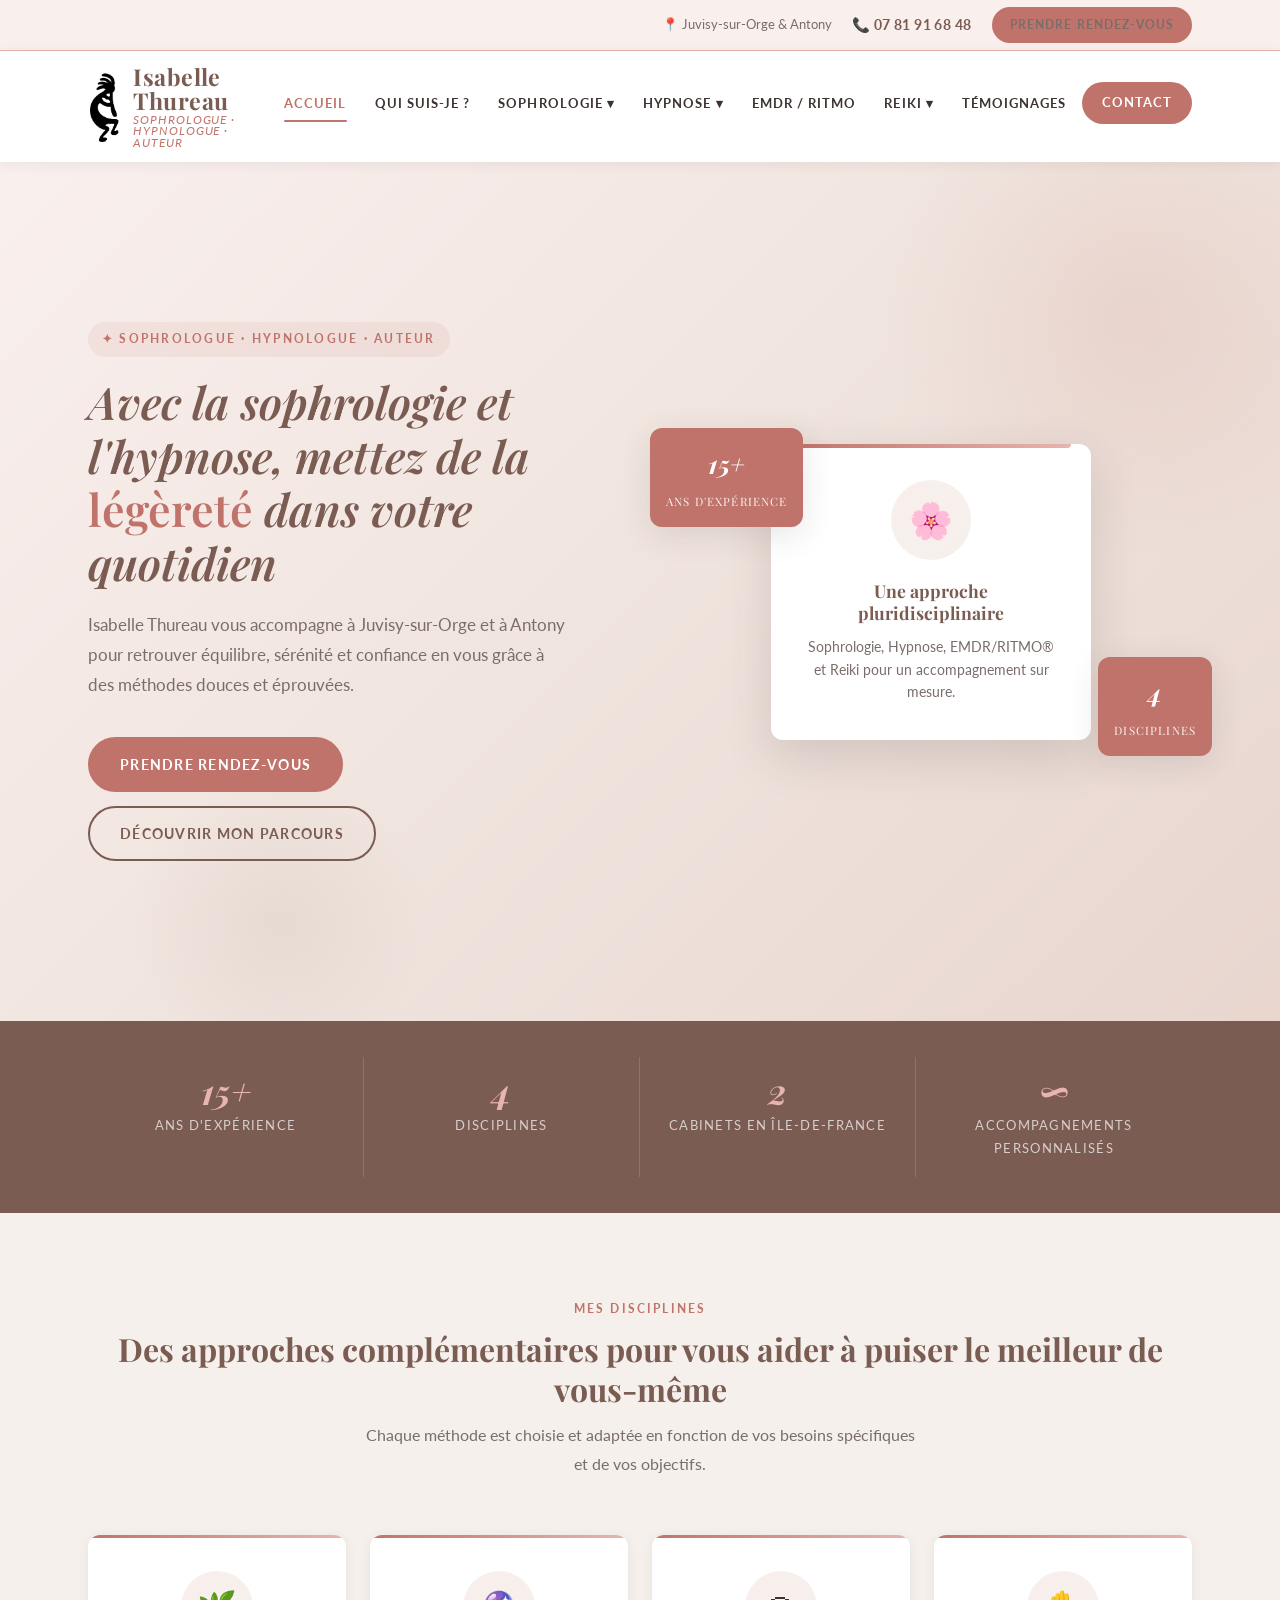
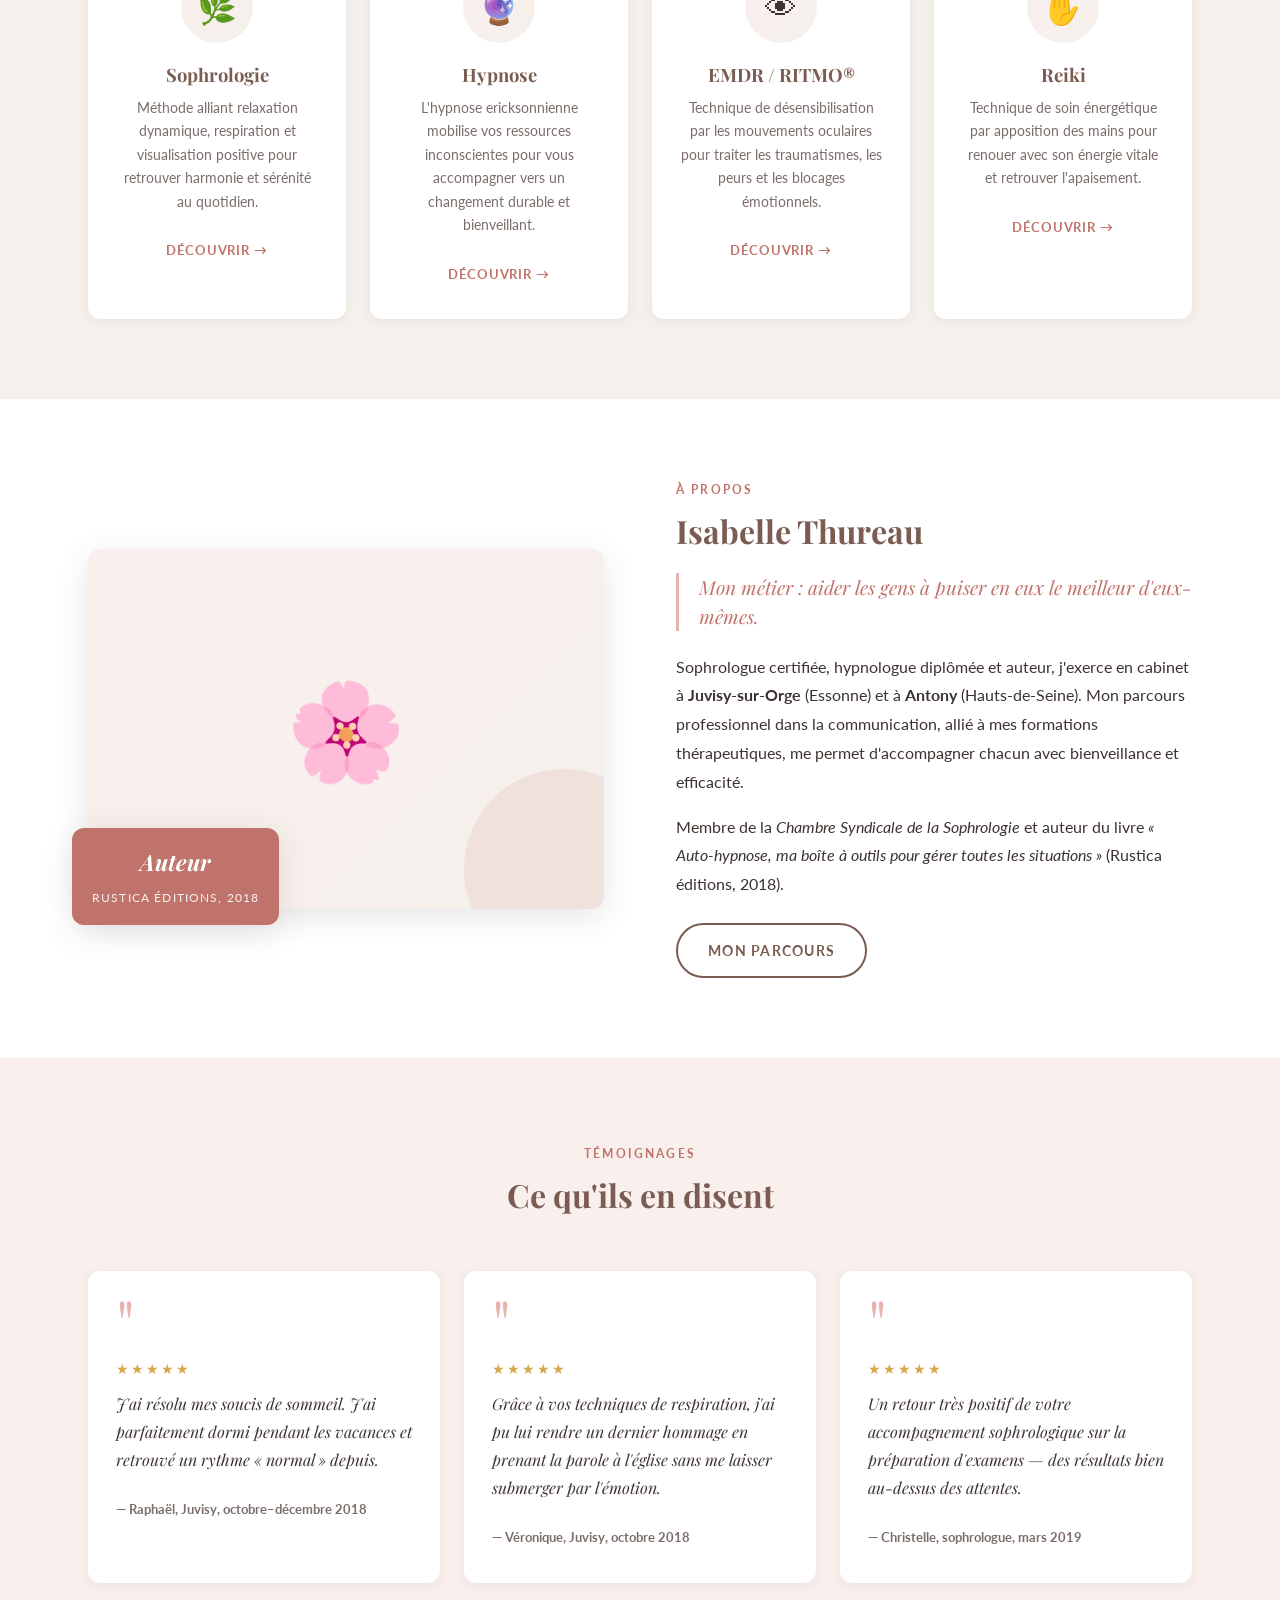
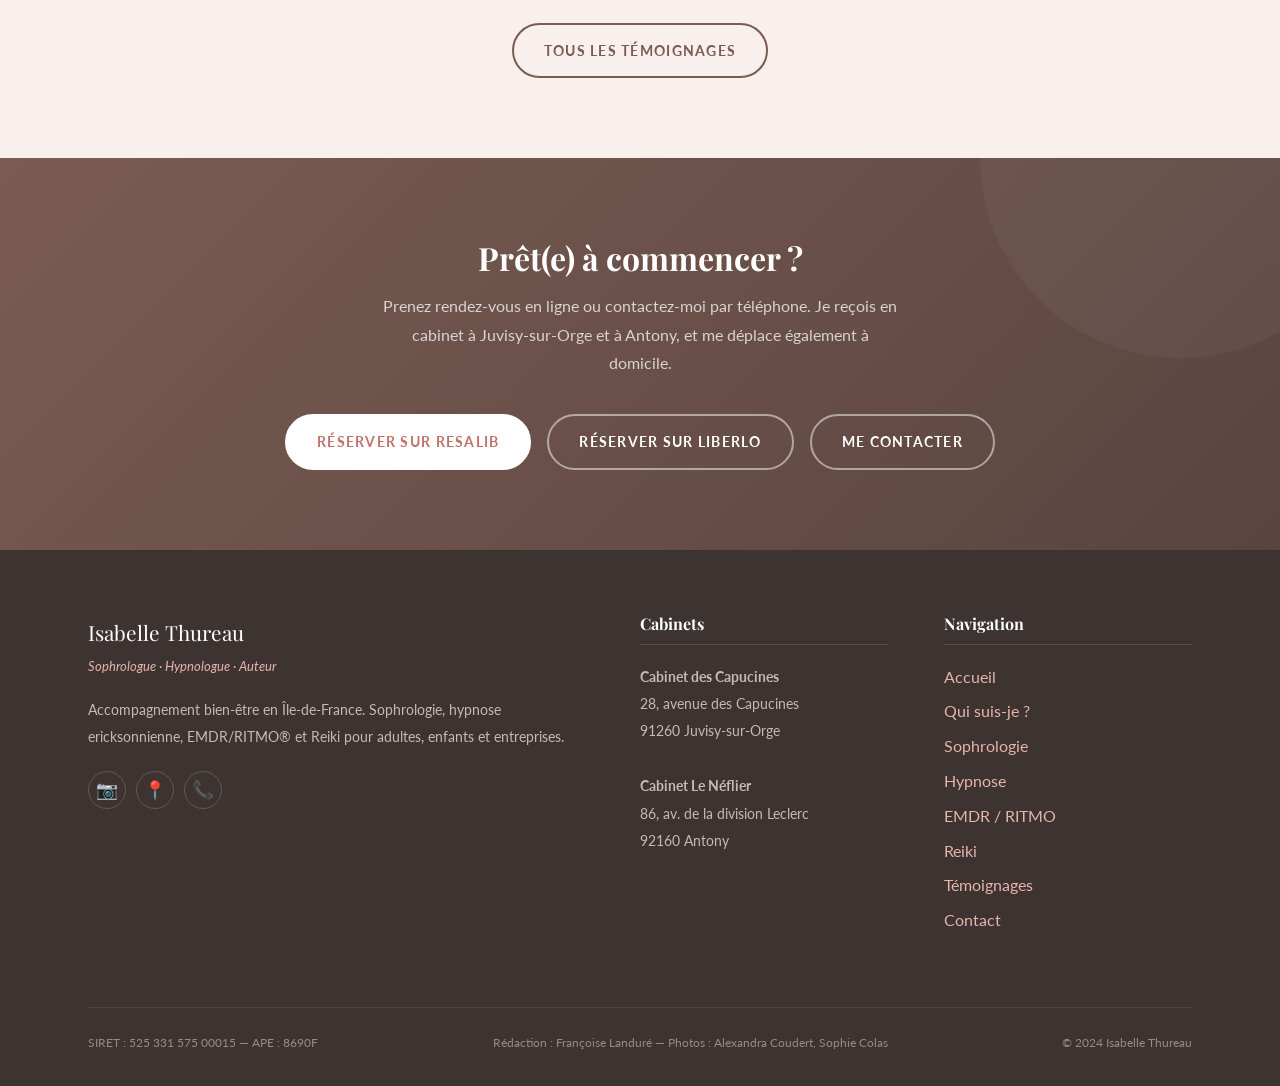
<file: index.html>
<!DOCTYPE html>
<html lang="fr">
<head>
  <meta charset="UTF-8" />
  <meta name="viewport" content="width=device-width, initial-scale=1.0" />
  <title>Isabelle Thureau — Sophrologue, Hypnologue à Juvisy-sur-Orge &amp; Antony</title>
  <meta name="description" content="Isabelle Thureau, sophrologue et hypnologue en Île-de-France (Juvisy-sur-Orge &amp; Antony). Sophrologie, hypnose ericksonnienne, EMDR/RITMO, Reiki." />
  <link rel="canonical" href="https://www.isabelle-thureau.fr/" />
  <!-- Open Graph -->
  <meta property="og:type" content="website" />
  <meta property="og:locale" content="fr_FR" />
  <meta property="og:site_name" content="Isabelle Thureau — Sophrologue Hypnologue" />
  <meta property="og:title" content="Isabelle Thureau — Sophrologue, Hypnologue à Juvisy-sur-Orge &amp; Antony" />
  <meta property="og:description" content="Isabelle Thureau, sophrologue et hypnologue en Île-de-France (Juvisy-sur-Orge &amp; Antony). Sophrologie, hypnose ericksonnienne, EMDR/RITMO, Reiki." />
  <meta property="og:url" content="https://www.isabelle-thureau.fr/" />
  <meta property="og:image" content="https://www.isabelle-thureau.fr/images/kokopeli.png" />
  <!-- Schema.org LocalBusiness -->
  <script type="application/ld+json">
  {
    "@context": "https://schema.org",
    "@type": "HealthAndBeautyBusiness",
    "name": "Isabelle Thureau — Sophrologue Hypnologue",
    "description": "Sophrologue, hypnologue, praticienne EMDR/RITMO et Reiki en Île-de-France. Gestion du stress, phobies, traumatismes, périnatalité, enfants.",
    "url": "https://www.isabelle-thureau.fr/",
    "telephone": "+33781916848",
    "image": "https://www.isabelle-thureau.fr/images/kokopeli.png",
    "priceRange": "50€ - 110€",
    "address": [
      {
        "@type": "PostalAddress",
        "streetAddress": "28, avenue des Capucines",
        "addressLocality": "Juvisy-sur-Orge",
        "postalCode": "91260",
        "addressCountry": "FR"
      },
      {
        "@type": "PostalAddress",
        "streetAddress": "86, avenue de la division Leclerc",
        "addressLocality": "Antony",
        "postalCode": "92160",
        "addressCountry": "FR"
      }
    ],
    "areaServed": {
      "@type": "AdministrativeArea",
      "name": "Île-de-France"
    },
    "hasOfferCatalog": {
      "@type": "OfferCatalog",
      "name": "Prestations",
      "itemListElement": [
        {"@type": "Offer", "itemOffered": {"@type": "Service", "name": "Sophrologie"}},
        {"@type": "Offer", "itemOffered": {"@type": "Service", "name": "Hypnose Ericksonnienne"}},
        {"@type": "Offer", "itemOffered": {"@type": "Service", "name": "EMDR / RITMO"}},
        {"@type": "Offer", "itemOffered": {"@type": "Service", "name": "Reiki"}}
      ]
    }
  }
  </script>
  <link rel="stylesheet" href="css/style.css" />
</head>
<body>

  <!-- TOP BAR -->
  <div class="topbar">
    <div class="container">
      <span>📍 Juvisy-sur-Orge &amp; Antony</span>
      <a href="contact.html" class="phone-top">📞 07 81 91 68 48</a>
      <a href="https://www.resalib.fr/praticien/20007-thureau-isabelle-sophrologue-juvisy-sur-orge" target="_blank" rel="noopener" class="btn btn-primary" style="padding:5px 16px;font-size:0.78rem;">Prendre rendez-vous</a>
    </div>
  </div>

  <!-- HEADER -->
  <header id="siteHeader">
    <div class="header-inner">
      <a href="index.html" class="logo">
        <img src="images/kokopeli.png" alt="Isabelle Thureau — Sophrologue Hypnologue" class="logo-img">
        <div class="logo-text">
          <span class="logo-name">Isabelle Thureau</span>
          <span class="logo-tagline">Sophrologue · Hypnologue · Auteur</span>
        </div>
      </a>
      <button class="hamburger" id="hamburgerBtn" aria-label="Menu" aria-expanded="false">
        <span></span><span></span><span></span>
      </button>
      <nav id="mainNav">
        <ul>
          <li class="active"><a href="index.html">Accueil</a></li>
          <li><a href="qui-suis-je.html">Qui suis-je ?</a></li>
          <li>
            <a href="sophrologie.html">Sophrologie ▾</a>
            <ul>
              <li><a href="sophrologie.html#presentation">Qu'est-ce que la sophrologie ?</a></li>
              <li><a href="sophrologie.html#travail">Sophrologie au travail</a></li>
              <li><a href="sophrologie.html#enfants">Enfants et adolescents</a></li>
              <li><a href="sophrologie.html#perinatalite">Périnatalité</a></li>
              <li><a href="sophrologie.html#collectif">Séances collectives</a></li>
            </ul>
          </li>
          <li>
            <a href="hypnose.html">Hypnose ▾</a>
            <ul>
              <li><a href="hypnose.html#presentation">Qu'est-ce que l'hypnose ?</a></li>
              <li><a href="hypnose.html#seance">Déroulé d'une séance</a></li>
              <li><a href="hypnose.html#changer">Changer grâce à l'hypnose</a></li>
              <li><a href="hypnose.html#autohypnose">Sessions d'autohypnose</a></li>
              <li><a href="hypnose.html#livre">Livre sur l'auto-hypnose</a></li>
              <li><a href="hypnose.html#pnlh">La PNLH</a></li>
            </ul>
          </li>
          <li><a href="emdr-ritmo.html">EMDR / RITMO</a></li>
          <li>
            <a href="reiki.html">Reiki ▾</a>
            <ul>
              <li><a href="reiki.html#presentation">Qu'est-ce que le Reiki ?</a></li>
              <li><a href="reiki.html#pour-qui">Le Reiki : pour qui, pour quoi ?</a></li>
              <li><a href="reiki.html#deroulement">Déroulé d'une séance</a></li>
            </ul>
          </li>
          <li><a href="temoignages.html">Témoignages</a></li>
          <li><a href="contact.html" class="nav-cta">Contact</a></li>
        </ul>
      </nav>
    </div>
  </header>
  <div class="nav-overlay" id="navOverlay"></div>

  <!-- HERO -->
  <section class="hero">
    <div class="container">
      <div class="hero-inner">
        <div class="hero-content" data-animate>
          <p class="hero-eyebrow">✦ Sophrologue · Hypnologue · Auteur</p>
          <h1>Avec la sophrologie et l'hypnose, mettez de la <em>légèreté</em> dans votre quotidien</h1>
          <p class="hero-lead">Isabelle Thureau vous accompagne à Juvisy-sur-Orge et à Antony pour retrouver équilibre, sérénité et confiance en vous grâce à des méthodes douces et éprouvées.</p>
          <div class="hero-btns">
            <a href="https://www.resalib.fr/praticien/20007-thureau-isabelle-sophrologue-juvisy-sur-orge" target="_blank" rel="noopener" class="btn btn-primary">Prendre rendez-vous</a>
            <a href="qui-suis-je.html" class="btn btn-outline">Découvrir mon parcours</a>
          </div>
        </div>
        <div class="hero-visual" data-animate data-animate-delay="2">
          <div class="hero-card">
            <div class="hero-icon-big">🌸</div>
            <h3>Une approche pluridisciplinaire</h3>
            <p>Sophrologie, Hypnose, EMDR/RITMO® et Reiki pour un accompagnement sur mesure.</p>
          </div>
          <div class="hero-badge badge-tl">
            <strong>15+</strong>
            <span>ans d'expérience</span>
          </div>
          <div class="hero-badge badge-br">
            <strong>4</strong>
            <span>disciplines</span>
          </div>
        </div>
      </div>
    </div>
  </section>

  <!-- STATS STRIP -->
  <div class="stats-strip">
    <div class="container">
      <div class="stats-grid">
        <div class="stat-item" data-animate>
          <div class="stat-number">15+</div>
          <div class="stat-label">ans d'expérience</div>
        </div>
        <div class="stat-item" data-animate data-animate-delay="1">
          <div class="stat-number">4</div>
          <div class="stat-label">disciplines</div>
        </div>
        <div class="stat-item" data-animate data-animate-delay="2">
          <div class="stat-number">2</div>
          <div class="stat-label">cabinets en Île-de-France</div>
        </div>
        <div class="stat-item" data-animate data-animate-delay="3">
          <div class="stat-number">∞</div>
          <div class="stat-label">accompagnements personnalisés</div>
        </div>
      </div>
    </div>
  </div>

  <!-- SERVICES -->
  <section class="services-section">
    <div class="container">
      <div class="section-header" data-animate>
        <span class="eyebrow">Mes disciplines</span>
        <h2>Des approches complémentaires pour vous aider à puiser le meilleur de vous-même</h2>
        <p class="lead">Chaque méthode est choisie et adaptée en fonction de vos besoins spécifiques et de vos objectifs.</p>
      </div>
      <div class="cards-grid">
        <div class="card" data-animate data-animate-delay="1">
          <div class="card-icon-wrap">🌿</div>
          <h3>Sophrologie</h3>
          <p>Méthode alliant relaxation dynamique, respiration et visualisation positive pour retrouver harmonie et sérénité au quotidien.</p>
          <a href="sophrologie.html" class="card-link">Découvrir →</a>
        </div>
        <div class="card" data-animate data-animate-delay="2">
          <div class="card-icon-wrap">🔮</div>
          <h3>Hypnose</h3>
          <p>L'hypnose ericksonnienne mobilise vos ressources inconscientes pour vous accompagner vers un changement durable et bienveillant.</p>
          <a href="hypnose.html" class="card-link">Découvrir →</a>
        </div>
        <div class="card" data-animate data-animate-delay="3">
          <div class="card-icon-wrap">👁</div>
          <h3>EMDR / RITMO®</h3>
          <p>Technique de désensibilisation par les mouvements oculaires pour traiter les traumatismes, les peurs et les blocages émotionnels.</p>
          <a href="emdr-ritmo.html" class="card-link">Découvrir →</a>
        </div>
        <div class="card" data-animate data-animate-delay="4">
          <div class="card-icon-wrap">✋</div>
          <h3>Reiki</h3>
          <p>Technique de soin énergétique par apposition des mains pour renouer avec son énergie vitale et retrouver l'apaisement.</p>
          <a href="reiki.html" class="card-link">Découvrir →</a>
        </div>
      </div>
    </div>
  </section>

  <!-- ABOUT STRIP -->
  <section class="about-strip">
    <div class="container">
      <div class="about-inner">
        <div class="about-visual" data-animate>
          <div class="about-visual-card">
            <span>🌸</span>
          </div>
          <div class="about-badge">
            <strong>Auteur</strong>
            <span>Rustica éditions, 2018</span>
          </div>
        </div>
        <div class="about-text" data-animate data-animate-delay="2">
          <p class="eyebrow">À propos</p>
          <h2>Isabelle Thureau</h2>
          <blockquote>Mon métier : aider les gens à puiser en eux le meilleur d'eux-mêmes.</blockquote>
          <p>Sophrologue certifiée, hypnologue diplômée et auteur, j'exerce en cabinet à <strong>Juvisy-sur-Orge</strong> (Essonne) et à <strong>Antony</strong> (Hauts-de-Seine). Mon parcours professionnel dans la communication, allié à mes formations thérapeutiques, me permet d'accompagner chacun avec bienveillance et efficacité.</p>
          <p>Membre de la <em>Chambre Syndicale de la Sophrologie</em> et auteur du livre <em>« Auto-hypnose, ma boîte à outils pour gérer toutes les situations »</em> (Rustica éditions, 2018).</p>
          <a href="qui-suis-je.html" class="btn btn-outline" style="margin-top:8px;">Mon parcours</a>
        </div>
      </div>
    </div>
  </section>

  <!-- TESTIMONIALS STRIP -->
  <section class="testimonials-strip">
    <div class="container">
      <div class="section-header" data-animate>
        <span class="eyebrow">Témoignages</span>
        <h2>Ce qu'ils en disent</h2>
      </div>
      <div class="testimonials-grid">
        <div class="testimonial-card" data-animate data-animate-delay="1">
          <span class="quote-mark">"</span>
          <div class="stars">★★★★★</div>
          <blockquote>J'ai résolu mes soucis de sommeil. J'ai parfaitement dormi pendant les vacances et retrouvé un rythme « normal » depuis.</blockquote>
          <cite>— Raphaël, Juvisy, octobre–décembre 2018</cite>
        </div>
        <div class="testimonial-card" data-animate data-animate-delay="2">
          <span class="quote-mark">"</span>
          <div class="stars">★★★★★</div>
          <blockquote>Grâce à vos techniques de respiration, j'ai pu lui rendre un dernier hommage en prenant la parole à l'église sans me laisser submerger par l'émotion.</blockquote>
          <cite>— Véronique, Juvisy, octobre 2018</cite>
        </div>
        <div class="testimonial-card" data-animate data-animate-delay="3">
          <span class="quote-mark">"</span>
          <div class="stars">★★★★★</div>
          <blockquote>Un retour très positif de votre accompagnement sophrologique sur la préparation d'examens — des résultats bien au-dessus des attentes.</blockquote>
          <cite>— Christelle, sophrologue, mars 2019</cite>
        </div>
      </div>
      <div style="text-align:center;margin-top:40px;" data-animate>
        <a href="temoignages.html" class="btn btn-outline">Tous les témoignages</a>
      </div>
    </div>
  </section>

  <!-- BOOKING CTA -->
  <section class="booking-section">
    <div class="container">
      <h2 data-animate>Prêt(e) à commencer ?</h2>
      <p data-animate>Prenez rendez-vous en ligne ou contactez-moi par téléphone. Je reçois en cabinet à Juvisy-sur-Orge et à Antony, et me déplace également à domicile.</p>
      <div class="booking-btns" data-animate>
        <a href="https://www.resalib.fr/praticien/20007-thureau-isabelle-sophrologue-juvisy-sur-orge" target="_blank" rel="noopener" class="btn btn-white">Réserver sur Resalib</a>
        <a href="https://liberlo.com/profil/isabelle-thureau/" target="_blank" rel="noopener" class="btn btn-outline" style="border-color:rgba(255,255,255,0.5);color:white;">Réserver sur Liberlo</a>
        <a href="contact.html" class="btn btn-outline" style="border-color:rgba(255,255,255,0.5);color:white;">Me contacter</a>
      </div>
    </div>
  </section>

  <!-- FOOTER -->
  <footer>
    <div class="container">
      <div class="footer-grid">
        <div class="footer-brand">
          <div class="brand-name">Isabelle Thureau</div>
          <div class="brand-sub">Sophrologue · Hypnologue · Auteur</div>
          <p>Accompagnement bien-être en Île-de-France. Sophrologie, hypnose ericksonnienne, EMDR/RITMO® et Reiki pour adultes, enfants et entreprises.</p>
          <div class="footer-socials">
            <a href="#" title="Instagram" aria-label="Instagram">📷</a>
            <a href="https://maps.google.com" title="Google Maps" aria-label="Google Maps">📍</a>
            <a href="tel:0781916848" title="Téléphone" aria-label="Appeler">📞</a>
          </div>
        </div>
        <div>
          <h4>Cabinets</h4>
          <address>
            <strong>Cabinet des Capucines</strong><br>
            28, avenue des Capucines<br>
            91260 Juvisy-sur-Orge<br><br>
            <strong>Cabinet Le Néflier</strong><br>
            86, av. de la division Leclerc<br>
            92160 Antony
          </address>
        </div>
        <div>
          <h4>Navigation</h4>
          <ul>
            <li><a href="index.html">Accueil</a></li>
            <li><a href="qui-suis-je.html">Qui suis-je ?</a></li>
            <li><a href="sophrologie.html">Sophrologie</a></li>
            <li><a href="hypnose.html">Hypnose</a></li>
            <li><a href="emdr-ritmo.html">EMDR / RITMO</a></li>
            <li><a href="reiki.html">Reiki</a></li>
            <li><a href="temoignages.html">Témoignages</a></li>
            <li><a href="contact.html">Contact</a></li>
          </ul>
        </div>
      </div>
      <div class="footer-bottom">
        <span>SIRET : 525 331 575 00015 — APE : 8690F</span>
        <span>Rédaction : Françoise Landuré — Photos : Alexandra Coudert, Sophie Colas</span>
        <span>© 2024 Isabelle Thureau</span>
      </div>
    </div>
  </footer>

  <script src="js/main.js"></script>
</body>
</html>
</file>
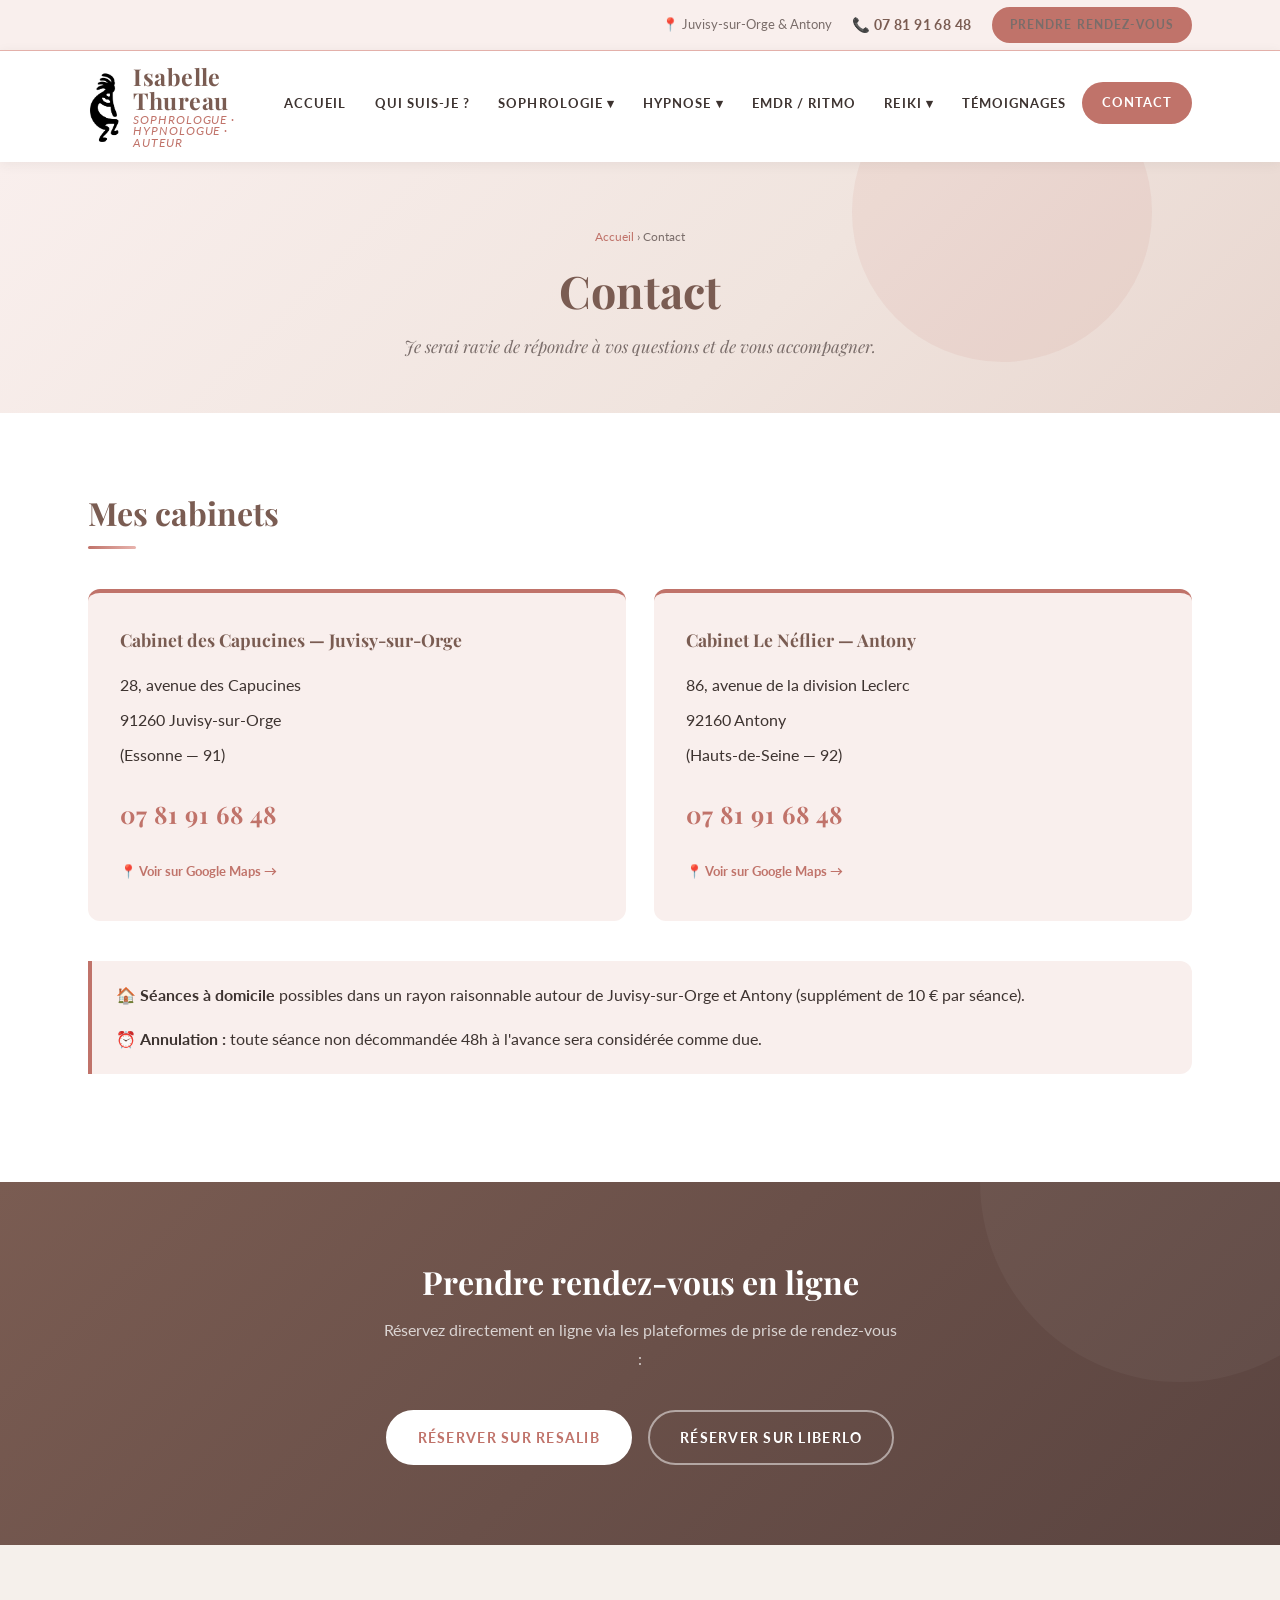
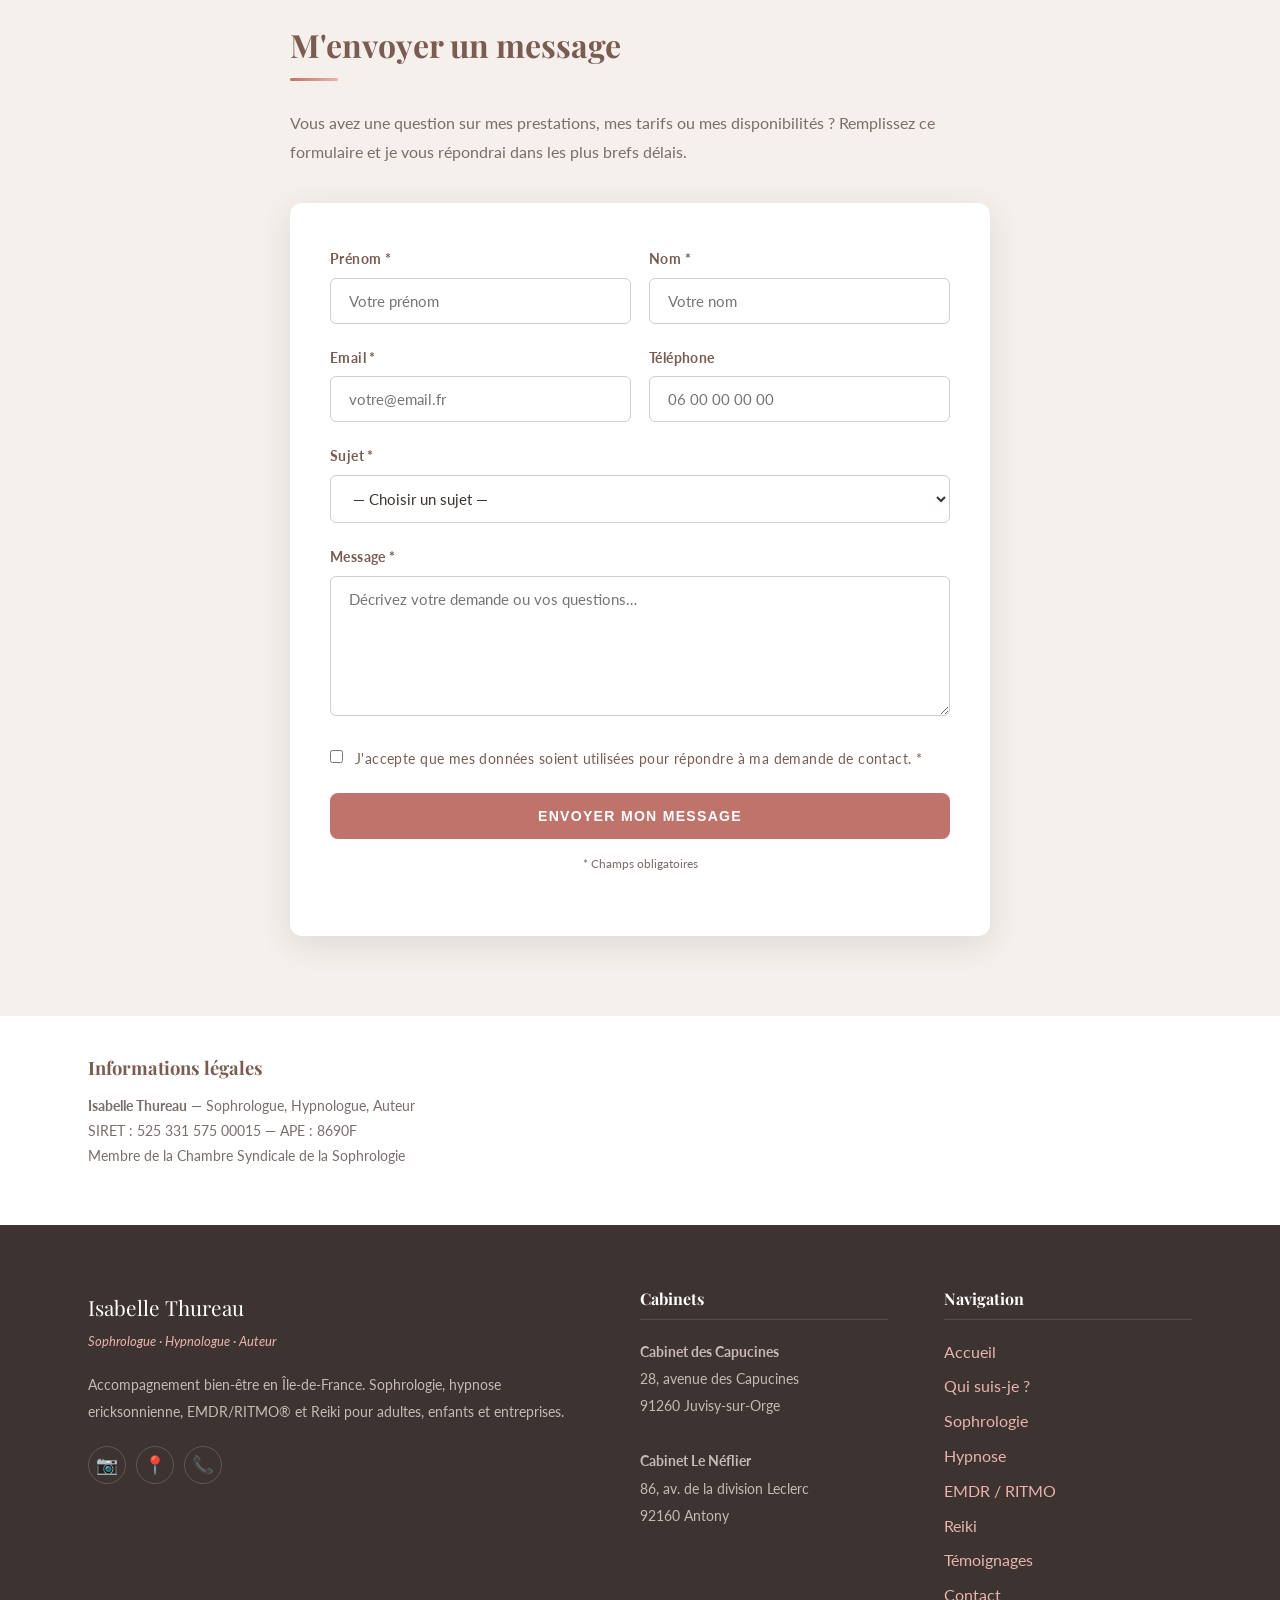
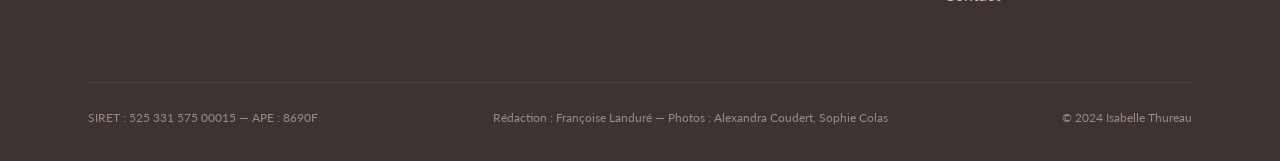
<file: contact.html>
<!DOCTYPE html>
<html lang="fr">
<head>
  <meta charset="UTF-8" />
  <meta name="viewport" content="width=device-width, initial-scale=1.0" />
  <title>Contact — Isabelle Thureau, Sophrologue Hypnologue Juvisy &amp; Antony</title>
  <meta name="description" content="Contactez Isabelle Thureau, sophrologue et hypnologue à Juvisy-sur-Orge et Antony. Téléphone, adresses des cabinets et prise de rendez-vous en ligne." />
  <link rel="canonical" href="https://www.isabelle-thureau.fr/contact.html" />
  <!-- Open Graph -->
  <meta property="og:type" content="website" />
  <meta property="og:locale" content="fr_FR" />
  <meta property="og:site_name" content="Isabelle Thureau — Sophrologue Hypnologue" />
  <meta property="og:title" content="Contact — Isabelle Thureau, Sophrologue Hypnologue Juvisy &amp; Antony" />
  <meta property="og:description" content="Contactez Isabelle Thureau, sophrologue et hypnologue à Juvisy-sur-Orge et Antony. Téléphone, adresses des cabinets et prise de rendez-vous en ligne." />
  <meta property="og:url" content="https://www.isabelle-thureau.fr/contact.html" />
  <meta property="og:image" content="https://www.isabelle-thureau.fr/images/kokopeli.png" />
  <link rel="stylesheet" href="css/style.css" />
</head>
<body>

  <div class="topbar">
    <div class="container">
      <span>📍 Juvisy-sur-Orge &amp; Antony</span>
      <a href="tel:0781916848" class="phone-top">📞 07 81 91 68 48</a>
      <a href="https://www.resalib.fr/praticien/20007-thureau-isabelle-sophrologue-juvisy-sur-orge" target="_blank" rel="noopener" class="btn btn-primary" style="padding:5px 16px;font-size:0.78rem;">Prendre rendez-vous</a>
    </div>
  </div>

  <header id="siteHeader">
    <div class="header-inner">
      <a href="index.html" class="logo">
        <img src="images/kokopeli.png" alt="Isabelle Thureau — Sophrologue Hypnologue" class="logo-img">
        <div class="logo-text">
          <span class="logo-name">Isabelle Thureau</span>
          <span class="logo-tagline">Sophrologue · Hypnologue · Auteur</span>
        </div>
      </a>
      <button class="hamburger" id="hamburgerBtn" aria-label="Menu" aria-expanded="false">
        <span></span><span></span><span></span>
      </button>
      <nav id="mainNav">
        <ul>
          <li><a href="index.html">Accueil</a></li>
          <li><a href="qui-suis-je.html">Qui suis-je ?</a></li>
          <li>
            <a href="sophrologie.html">Sophrologie ▾</a>
            <ul>
              <li><a href="sophrologie.html#presentation">Qu'est-ce que la sophrologie ?</a></li>
              <li><a href="sophrologie.html#travail">Sophrologie au travail</a></li>
              <li><a href="sophrologie.html#enfants">Enfants et adolescents</a></li>
              <li><a href="sophrologie.html#perinatalite">Périnatalité</a></li>
              <li><a href="sophrologie.html#collectif">Séances collectives</a></li>
            </ul>
          </li>
          <li>
            <a href="hypnose.html">Hypnose ▾</a>
            <ul>
              <li><a href="hypnose.html#presentation">Qu'est-ce que l'hypnose ?</a></li>
              <li><a href="hypnose.html#seance">Déroulé d'une séance</a></li>
              <li><a href="hypnose.html#changer">Changer grâce à l'hypnose</a></li>
              <li><a href="hypnose.html#autohypnose">Sessions d'autohypnose</a></li>
              <li><a href="hypnose.html#livre">Livre sur l'auto-hypnose</a></li>
              <li><a href="hypnose.html#pnlh">La PNLH</a></li>
            </ul>
          </li>
          <li><a href="emdr-ritmo.html">EMDR / RITMO</a></li>
          <li>
            <a href="reiki.html">Reiki ▾</a>
            <ul>
              <li><a href="reiki.html#presentation">Qu'est-ce que le Reiki ?</a></li>
              <li><a href="reiki.html#pour-qui">Le Reiki : pour qui, pour quoi ?</a></li>
              <li><a href="reiki.html#deroulement">Déroulé d'une séance</a></li>
            </ul>
          </li>
          <li><a href="temoignages.html">Témoignages</a></li>
          <li class="active"><a href="contact.html" class="nav-cta">Contact</a></li>
        </ul>
      </nav>
    </div>
  </header>
  <div class="nav-overlay" id="navOverlay"></div>

  <div class="page-hero">
    <div class="container">
      <div class="breadcrumb"><a href="index.html">Accueil</a> › Contact</div>
      <h1>Contact</h1>
      <p class="subtitle">Je serai ravie de répondre à vos questions et de vous accompagner.</p>
    </div>
  </div>

  <!-- CABINETS -->
  <section class="content-section">
    <div class="container">
      <h2 class="section-title" data-animate>Mes cabinets</h2>
      <div class="contact-grid">
        <div class="contact-card" data-animate>
          <h3>Cabinet des Capucines — Juvisy-sur-Orge</h3>
          <address>
            28, avenue des Capucines<br>
            91260 Juvisy-sur-Orge<br>
            (Essonne — 91)
          </address>
          <a href="tel:0781916848" class="phone-big">07 81 91 68 48</a>
          <a href="https://maps.google.com/?q=28+avenue+des+Capucines+91260+Juvisy-sur-Orge" target="_blank" rel="noopener" class="map-link">
            📍 Voir sur Google Maps →
          </a>
        </div>
        <div class="contact-card" data-animate data-animate-delay="1">
          <h3>Cabinet Le Néflier — Antony</h3>
          <address>
            86, avenue de la division Leclerc<br>
            92160 Antony<br>
            (Hauts-de-Seine — 92)
          </address>
          <a href="tel:0781916848" class="phone-big">07 81 91 68 48</a>
          <a href="https://maps.google.com/?q=86+avenue+de+la+division+Leclerc+92160+Antony" target="_blank" rel="noopener" class="map-link">
            📍 Voir sur Google Maps →
          </a>
        </div>
      </div>

      <div class="highlight-box" style="margin-top:40px;" data-animate>
        <p>🏠 <strong>Séances à domicile</strong> possibles dans un rayon raisonnable autour de Juvisy-sur-Orge et Antony (supplément de 10 € par séance).</p>
        <p style="margin-bottom:0;">⏰ <strong>Annulation :</strong> toute séance non décommandée 48h à l'avance sera considérée comme due.</p>
      </div>
    </div>
  </section>

  <!-- BOOKING -->
  <section class="booking-section">
    <div class="container">
      <h2 data-animate>Prendre rendez-vous en ligne</h2>
      <p data-animate>Réservez directement en ligne via les plateformes de prise de rendez-vous :</p>
      <div class="booking-btns" data-animate>
        <a href="https://www.resalib.fr/praticien/20007-thureau-isabelle-sophrologue-juvisy-sur-orge" target="_blank" rel="noopener" class="btn btn-white">
          Réserver sur Resalib
        </a>
        <a href="https://liberlo.com/profil/isabelle-thureau/" target="_blank" rel="noopener" class="btn btn-outline" style="border-color:rgba(255,255,255,0.5);color:white;">
          Réserver sur Liberlo
        </a>
      </div>
    </div>
  </section>

  <!-- CONTACT FORM -->
  <section class="content-section alt">
    <div class="container">
      <div style="max-width:700px;margin:0 auto;">
        <h2 class="section-title" data-animate>M'envoyer un message</h2>
        <p style="color:var(--text-light);margin-bottom:36px;" data-animate>Vous avez une question sur mes prestations, mes tarifs ou mes disponibilités ? Remplissez ce formulaire et je vous répondrai dans les plus brefs délais.</p>
        <div class="contact-form" data-animate>
          <form action="#" method="POST">
            <div class="form-row">
              <div class="form-group">
                <label for="prenom">Prénom *</label>
                <input type="text" id="prenom" name="prenom" required placeholder="Votre prénom" />
              </div>
              <div class="form-group">
                <label for="nom">Nom *</label>
                <input type="text" id="nom" name="nom" required placeholder="Votre nom" />
              </div>
            </div>
            <div class="form-row">
              <div class="form-group">
                <label for="email">Email *</label>
                <input type="email" id="email" name="email" required placeholder="votre@email.fr" />
              </div>
              <div class="form-group">
                <label for="telephone">Téléphone</label>
                <input type="tel" id="telephone" name="telephone" placeholder="06 00 00 00 00" />
              </div>
            </div>
            <div class="form-group">
              <label for="sujet">Sujet *</label>
              <select id="sujet" name="sujet" required>
                <option value="">— Choisir un sujet —</option>
                <option value="sophrologie">Sophrologie</option>
                <option value="hypnose">Hypnose</option>
                <option value="emdr-ritmo">EMDR / RITMO®</option>
                <option value="reiki">Reiki</option>
                <option value="entreprise">Intervention en entreprise</option>
                <option value="autre">Autre</option>
              </select>
            </div>
            <div class="form-group">
              <label for="message">Message *</label>
              <textarea id="message" name="message" required placeholder="Décrivez votre demande ou vos questions…"></textarea>
            </div>
            <div class="form-group">
              <label style="display:flex;align-items:flex-start;gap:12px;font-weight:400;cursor:pointer;">
                <input type="checkbox" required style="width:auto;margin-top:3px;accent-color:var(--rose);" />
                <span style="font-size:0.85rem;">J'accepte que mes données soient utilisées pour répondre à ma demande de contact. *</span>
              </label>
            </div>
            <button type="submit" class="btn btn-primary" style="width:100%;border-radius:8px;">Envoyer mon message</button>
            <p class="form-note" style="text-align:center;margin-top:14px;">* Champs obligatoires</p>
          </form>
        </div>
      </div>
    </div>
  </section>

  <!-- INFOS LEGALES -->
  <section class="content-section" style="padding:40px 0;">
    <div class="container">
      <h2 style="font-size:1.15rem;margin-bottom:14px;">Informations légales</h2>
      <p style="font-size:0.88rem;color:var(--text-light);">
        <strong>Isabelle Thureau</strong> — Sophrologue, Hypnologue, Auteur<br>
        SIRET : 525 331 575 00015 — APE : 8690F<br>
        Membre de la Chambre Syndicale de la Sophrologie
      </p>
    </div>
  </section>

  <footer>
    <div class="container">
      <div class="footer-grid">
        <div class="footer-brand">
          <div class="brand-name">Isabelle Thureau</div>
          <div class="brand-sub">Sophrologue · Hypnologue · Auteur</div>
          <p>Accompagnement bien-être en Île-de-France. Sophrologie, hypnose ericksonnienne, EMDR/RITMO® et Reiki pour adultes, enfants et entreprises.</p>
          <div class="footer-socials">
            <a href="#" title="Instagram" aria-label="Instagram">📷</a>
            <a href="https://maps.google.com" title="Google Maps" aria-label="Google Maps">📍</a>
            <a href="tel:0781916848" title="Téléphone" aria-label="Appeler">📞</a>
          </div>
        </div>
        <div>
          <h4>Cabinets</h4>
          <address>
            <strong>Cabinet des Capucines</strong><br>
            28, avenue des Capucines<br>
            91260 Juvisy-sur-Orge<br><br>
            <strong>Cabinet Le Néflier</strong><br>
            86, av. de la division Leclerc<br>
            92160 Antony
          </address>
        </div>
        <div>
          <h4>Navigation</h4>
          <ul>
            <li><a href="index.html">Accueil</a></li>
            <li><a href="qui-suis-je.html">Qui suis-je ?</a></li>
            <li><a href="sophrologie.html">Sophrologie</a></li>
            <li><a href="hypnose.html">Hypnose</a></li>
            <li><a href="emdr-ritmo.html">EMDR / RITMO</a></li>
            <li><a href="reiki.html">Reiki</a></li>
            <li><a href="temoignages.html">Témoignages</a></li>
            <li><a href="contact.html">Contact</a></li>
          </ul>
        </div>
      </div>
      <div class="footer-bottom">
        <span>SIRET : 525 331 575 00015 — APE : 8690F</span>
        <span>Rédaction : Françoise Landuré — Photos : Alexandra Coudert, Sophie Colas</span>
        <span>© 2024 Isabelle Thureau</span>
      </div>
    </div>
  </footer>

  <script src="js/main.js"></script>
</body>
</html>
</file>
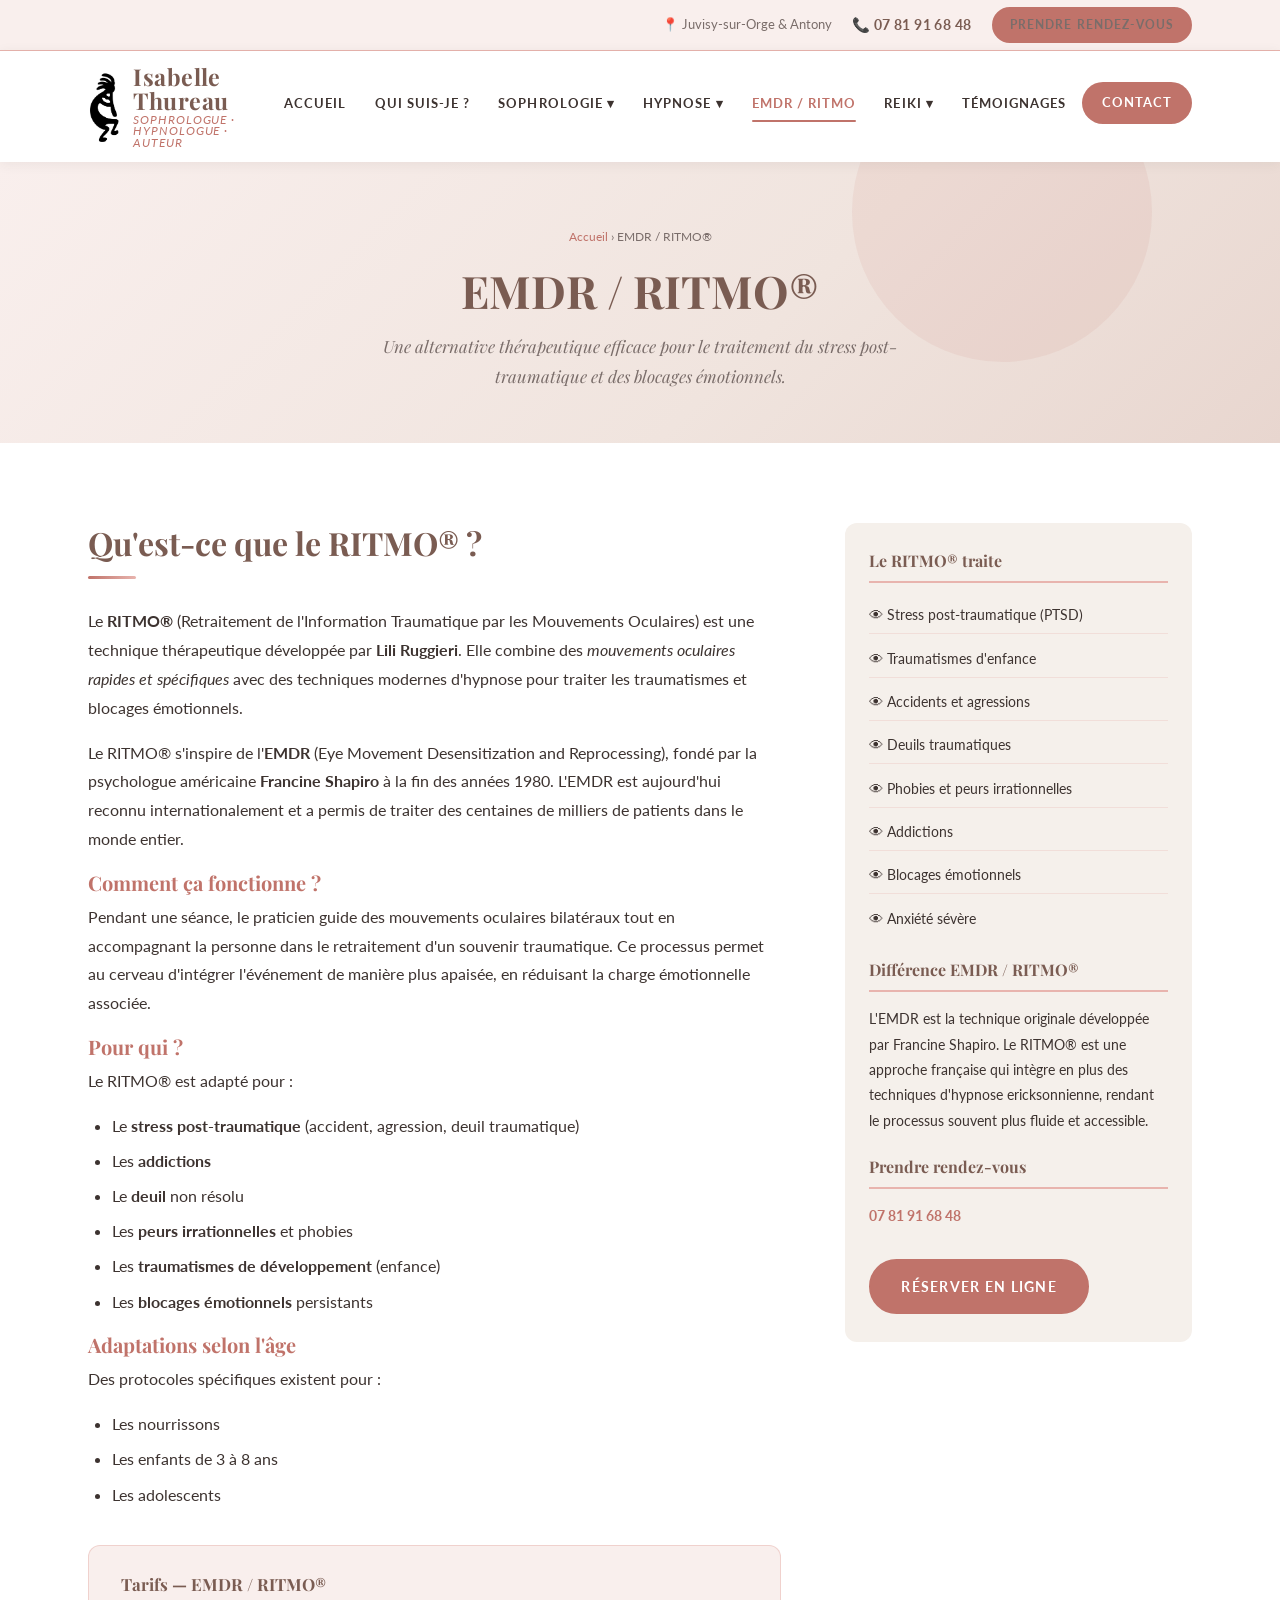
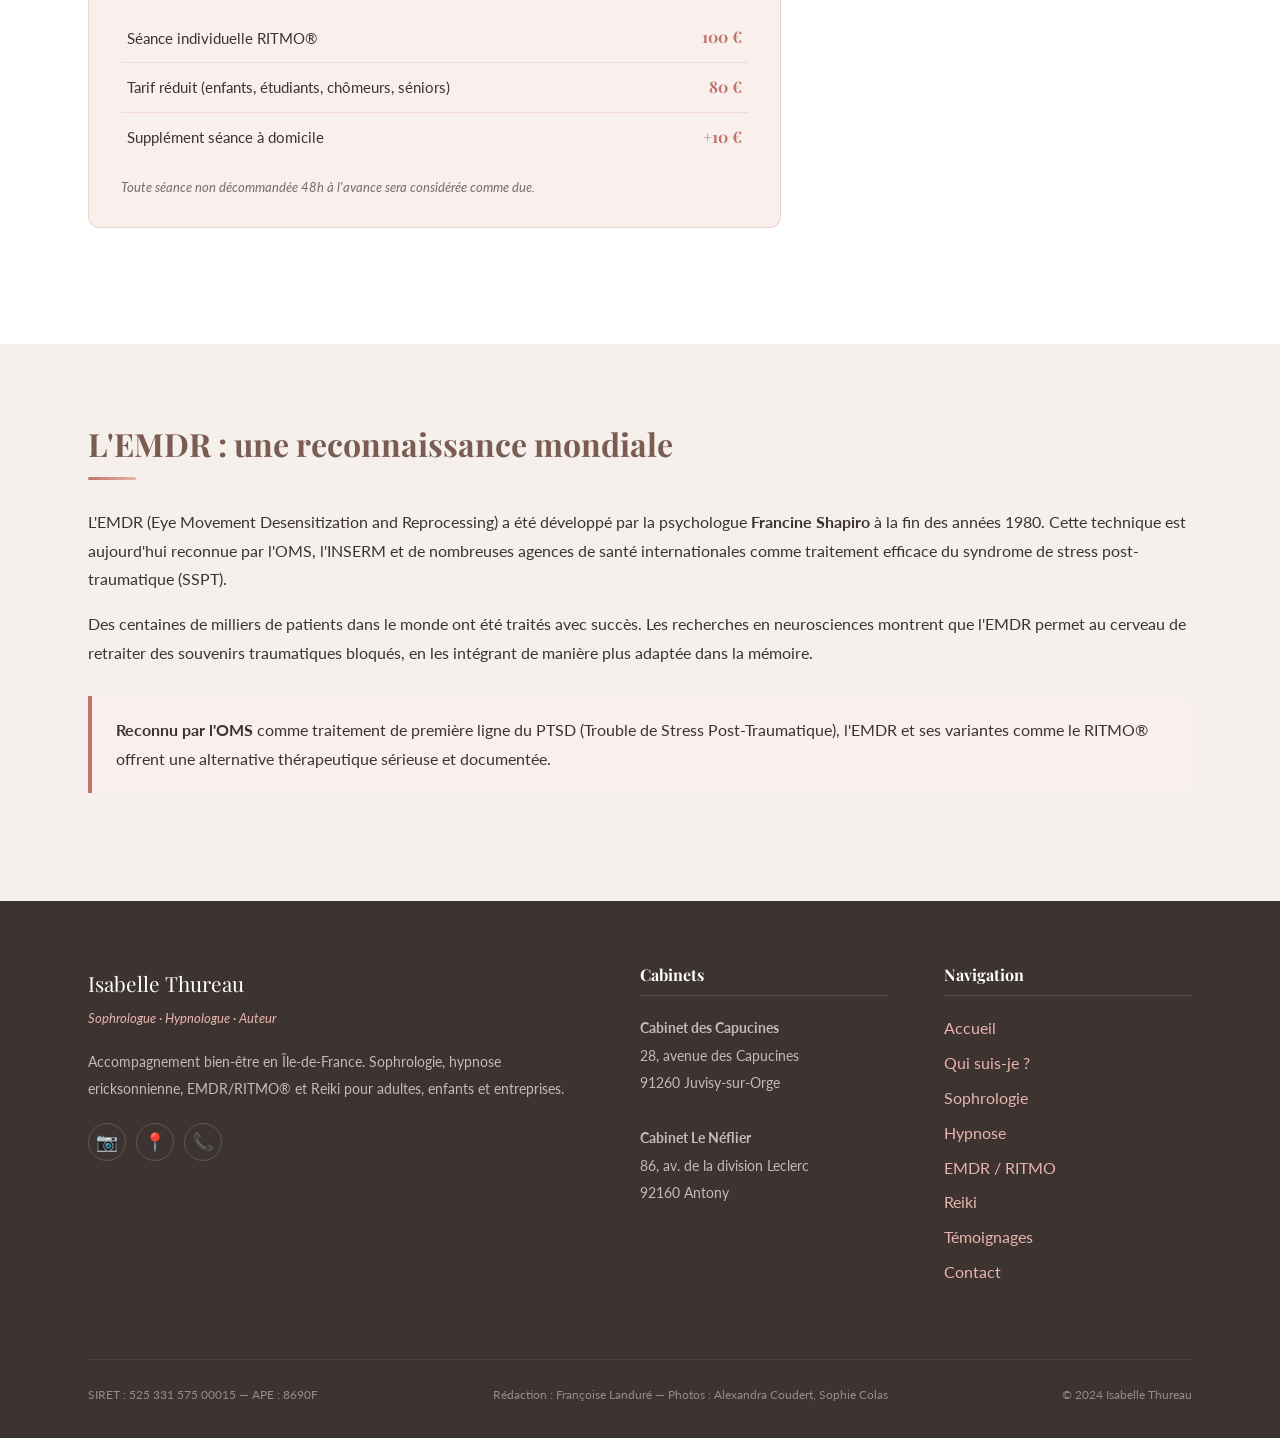
<file: emdr-ritmo.html>
<!DOCTYPE html>
<html lang="fr">
<head>
  <meta charset="UTF-8" />
  <meta name="viewport" content="width=device-width, initial-scale=1.0" />
  <title>EMDR / RITMO® — Isabelle Thureau, Sophrologue Hypnologue</title>
  <meta name="description" content="EMDR et RITMO® à Juvisy-sur-Orge et Antony avec Isabelle Thureau. Traitement des traumatismes, phobies, deuils et addictions par mouvements oculaires." />
  <link rel="canonical" href="https://www.isabelle-thureau.fr/emdr-ritmo.html" />
  <!-- Open Graph -->
  <meta property="og:type" content="website" />
  <meta property="og:locale" content="fr_FR" />
  <meta property="og:site_name" content="Isabelle Thureau — Sophrologue Hypnologue" />
  <meta property="og:title" content="EMDR / RITMO® — Isabelle Thureau, Sophrologue Hypnologue" />
  <meta property="og:description" content="EMDR et RITMO® à Juvisy-sur-Orge et Antony avec Isabelle Thureau. Traitement des traumatismes, phobies, deuils et addictions par mouvements oculaires." />
  <meta property="og:url" content="https://www.isabelle-thureau.fr/emdr-ritmo.html" />
  <meta property="og:image" content="https://www.isabelle-thureau.fr/images/kokopeli.png" />
  <!-- Schema.org Service -->
  <script type="application/ld+json">
  {
    "@context": "https://schema.org",
    "@type": "Service",
    "name": "EMDR / RITMO",
    "description": "Séances EMDR et RITMO® pour le traitement des traumatismes, phobies, deuils et addictions par mouvements oculaires.",
    "provider": {
      "@type": "Person",
      "name": "Isabelle Thureau",
      "url": "https://www.isabelle-thureau.fr/"
    },
    "areaServed": ["Juvisy-sur-Orge", "Antony", "Île-de-France"],
    "offers": [
      {"@type": "Offer", "name": "Séance individuelle", "price": "100", "priceCurrency": "EUR"},
      {"@type": "Offer", "name": "Tarif réduit", "price": "80", "priceCurrency": "EUR"}
    ]
  }
  </script>
  <link rel="stylesheet" href="css/style.css" />
</head>
<body>

  <div class="topbar">
    <div class="container">
      <span>📍 Juvisy-sur-Orge &amp; Antony</span>
      <a href="contact.html" class="phone-top">📞 07 81 91 68 48</a>
      <a href="https://www.resalib.fr/praticien/20007-thureau-isabelle-sophrologue-juvisy-sur-orge" target="_blank" rel="noopener" class="btn btn-primary" style="padding:5px 16px;font-size:0.78rem;">Prendre rendez-vous</a>
    </div>
  </div>

  <header id="siteHeader">
    <div class="header-inner">
      <a href="index.html" class="logo">
        <img src="images/kokopeli.png" alt="Isabelle Thureau — Sophrologue Hypnologue" class="logo-img">
        <div class="logo-text">
          <span class="logo-name">Isabelle Thureau</span>
          <span class="logo-tagline">Sophrologue · Hypnologue · Auteur</span>
        </div>
      </a>
      <button class="hamburger" id="hamburgerBtn" aria-label="Menu" aria-expanded="false">
        <span></span><span></span><span></span>
      </button>
      <nav id="mainNav">
        <ul>
          <li><a href="index.html">Accueil</a></li>
          <li><a href="qui-suis-je.html">Qui suis-je ?</a></li>
          <li>
            <a href="sophrologie.html">Sophrologie ▾</a>
            <ul>
              <li><a href="sophrologie.html#presentation">Qu'est-ce que la sophrologie ?</a></li>
              <li><a href="sophrologie.html#travail">Sophrologie au travail</a></li>
              <li><a href="sophrologie.html#enfants">Enfants et adolescents</a></li>
              <li><a href="sophrologie.html#perinatalite">Périnatalité</a></li>
              <li><a href="sophrologie.html#collectif">Séances collectives</a></li>
            </ul>
          </li>
          <li>
            <a href="hypnose.html">Hypnose ▾</a>
            <ul>
              <li><a href="hypnose.html#presentation">Qu'est-ce que l'hypnose ?</a></li>
              <li><a href="hypnose.html#seance">Déroulé d'une séance</a></li>
              <li><a href="hypnose.html#changer">Changer grâce à l'hypnose</a></li>
              <li><a href="hypnose.html#autohypnose">Sessions d'autohypnose</a></li>
              <li><a href="hypnose.html#livre">Livre sur l'auto-hypnose</a></li>
              <li><a href="hypnose.html#pnlh">La PNLH</a></li>
            </ul>
          </li>
          <li class="active"><a href="emdr-ritmo.html">EMDR / RITMO</a></li>
          <li>
            <a href="reiki.html">Reiki ▾</a>
            <ul>
              <li><a href="reiki.html#presentation">Qu'est-ce que le Reiki ?</a></li>
              <li><a href="reiki.html#pour-qui">Le Reiki : pour qui, pour quoi ?</a></li>
              <li><a href="reiki.html#deroulement">Déroulé d'une séance</a></li>
            </ul>
          </li>
          <li><a href="temoignages.html">Témoignages</a></li>
          <li><a href="contact.html" class="nav-cta">Contact</a></li>
        </ul>
      </nav>
    </div>
  </header>
  <div class="nav-overlay" id="navOverlay"></div>

  <div class="page-hero">
    <div class="container">
      <div class="breadcrumb"><a href="index.html">Accueil</a> › EMDR / RITMO®</div>
      <h1>EMDR / RITMO®</h1>
      <p class="subtitle">Une alternative thérapeutique efficace pour le traitement du stress post-traumatique et des blocages émotionnels.</p>
    </div>
  </div>

  <!-- RITMO -->
  <section class="content-section">
    <div class="container">
      <div class="two-col">
        <div>
          <h2 class="section-title" data-animate>Qu'est-ce que le RITMO® ?</h2>
          <p data-animate>Le <strong>RITMO®</strong> (Retraitement de l'Information Traumatique par les Mouvements Oculaires) est une technique thérapeutique développée par <strong>Lili Ruggieri</strong>. Elle combine des <em>mouvements oculaires rapides et spécifiques</em> avec des techniques modernes d'hypnose pour traiter les traumatismes et blocages émotionnels.</p>

          <p data-animate>Le RITMO® s'inspire de l'<strong>EMDR</strong> (Eye Movement Desensitization and Reprocessing), fondé par la psychologue américaine <strong>Francine Shapiro</strong> à la fin des années 1980. L'EMDR est aujourd'hui reconnu internationalement et a permis de traiter des centaines de milliers de patients dans le monde entier.</p>

          <h3 data-animate>Comment ça fonctionne ?</h3>
          <p data-animate>Pendant une séance, le praticien guide des mouvements oculaires bilatéraux tout en accompagnant la personne dans le retraitement d'un souvenir traumatique. Ce processus permet au cerveau d'intégrer l'événement de manière plus apaisée, en réduisant la charge émotionnelle associée.</p>

          <h3 data-animate>Pour qui ?</h3>
          <p data-animate>Le RITMO® est adapté pour :</p>
          <ul data-animate>
            <li>Le <strong>stress post-traumatique</strong> (accident, agression, deuil traumatique)</li>
            <li>Les <strong>addictions</strong></li>
            <li>Le <strong>deuil</strong> non résolu</li>
            <li>Les <strong>peurs irrationnelles</strong> et phobies</li>
            <li>Les <strong>traumatismes de développement</strong> (enfance)</li>
            <li>Les <strong>blocages émotionnels</strong> persistants</li>
          </ul>

          <h3 data-animate>Adaptations selon l'âge</h3>
          <p data-animate>Des protocoles spécifiques existent pour :</p>
          <ul data-animate>
            <li>Les nourrissons</li>
            <li>Les enfants de 3 à 8 ans</li>
            <li>Les adolescents</li>
          </ul>

          <div class="pricing-box" data-animate>
            <h3>Tarifs — EMDR / RITMO®</h3>
            <table class="pricing-table">
              <tr><td>Séance individuelle RITMO®</td><td>100 €</td></tr>
              <tr><td>Tarif réduit (enfants, étudiants, chômeurs, séniors)</td><td>80 €</td></tr>
              <tr><td>Supplément séance à domicile</td><td>+10 €</td></tr>
            </table>
            <p class="pricing-note">Toute séance non décommandée 48h à l'avance sera considérée comme due.</p>
          </div>
        </div>

        <aside class="sidebar" data-animate>
          <h3>Le RITMO® traite</h3>
          <ul>
            <li>👁 Stress post-traumatique (PTSD)</li>
            <li>👁 Traumatismes d'enfance</li>
            <li>👁 Accidents et agressions</li>
            <li>👁 Deuils traumatiques</li>
            <li>👁 Phobies et peurs irrationnelles</li>
            <li>👁 Addictions</li>
            <li>👁 Blocages émotionnels</li>
            <li>👁 Anxiété sévère</li>
          </ul>

          <h3 style="margin-top:24px;">Différence EMDR / RITMO®</h3>
          <p style="font-size:0.88rem;">L'EMDR est la technique originale développée par Francine Shapiro. Le RITMO® est une approche française qui intègre en plus des techniques d'hypnose ericksonnienne, rendant le processus souvent plus fluide et accessible.</p>

          <h3 style="margin-top:24px;">Prendre rendez-vous</h3>
          <p style="font-size:0.9rem;"><a href="tel:0781916848"><strong>07 81 91 68 48</strong></a></p>
          <a href="https://www.resalib.fr/praticien/20007-thureau-isabelle-sophrologue-juvisy-sur-orge" target="_blank" rel="noopener" class="btn btn-primary" style="margin-top:14px;display:inline-block;">Réserver en ligne</a>
        </aside>
      </div>
    </div>
  </section>

  <!-- EMDR CONTEXT -->
  <section class="content-section alt">
    <div class="container">
      <h2 class="section-title" data-animate>L'EMDR : une reconnaissance mondiale</h2>
      <p data-animate>L'EMDR (Eye Movement Desensitization and Reprocessing) a été développé par la psychologue <strong>Francine Shapiro</strong> à la fin des années 1980. Cette technique est aujourd'hui reconnue par l'OMS, l'INSERM et de nombreuses agences de santé internationales comme traitement efficace du syndrome de stress post-traumatique (SSPT).</p>

      <p data-animate>Des centaines de milliers de patients dans le monde ont été traités avec succès. Les recherches en neurosciences montrent que l'EMDR permet au cerveau de retraiter des souvenirs traumatiques bloqués, en les intégrant de manière plus adaptée dans la mémoire.</p>

      <div class="highlight-box" data-animate>
        <p><strong>Reconnu par l'OMS</strong> comme traitement de première ligne du PTSD (Trouble de Stress Post-Traumatique), l'EMDR et ses variantes comme le RITMO® offrent une alternative thérapeutique sérieuse et documentée.</p>
      </div>
    </div>
  </section>

  <footer>
    <div class="container">
      <div class="footer-grid">
        <div class="footer-brand">
          <div class="brand-name">Isabelle Thureau</div>
          <div class="brand-sub">Sophrologue · Hypnologue · Auteur</div>
          <p>Accompagnement bien-être en Île-de-France. Sophrologie, hypnose ericksonnienne, EMDR/RITMO® et Reiki pour adultes, enfants et entreprises.</p>
          <div class="footer-socials">
            <a href="#" title="Instagram" aria-label="Instagram">📷</a>
            <a href="https://maps.google.com" title="Google Maps" aria-label="Google Maps">📍</a>
            <a href="tel:0781916848" title="Téléphone" aria-label="Appeler">📞</a>
          </div>
        </div>
        <div>
          <h4>Cabinets</h4>
          <address>
            <strong>Cabinet des Capucines</strong><br>
            28, avenue des Capucines<br>
            91260 Juvisy-sur-Orge<br><br>
            <strong>Cabinet Le Néflier</strong><br>
            86, av. de la division Leclerc<br>
            92160 Antony
          </address>
        </div>
        <div>
          <h4>Navigation</h4>
          <ul>
            <li><a href="index.html">Accueil</a></li>
            <li><a href="qui-suis-je.html">Qui suis-je ?</a></li>
            <li><a href="sophrologie.html">Sophrologie</a></li>
            <li><a href="hypnose.html">Hypnose</a></li>
            <li><a href="emdr-ritmo.html">EMDR / RITMO</a></li>
            <li><a href="reiki.html">Reiki</a></li>
            <li><a href="temoignages.html">Témoignages</a></li>
            <li><a href="contact.html">Contact</a></li>
          </ul>
        </div>
      </div>
      <div class="footer-bottom">
        <span>SIRET : 525 331 575 00015 — APE : 8690F</span>
        <span>Rédaction : Françoise Landuré — Photos : Alexandra Coudert, Sophie Colas</span>
        <span>© 2024 Isabelle Thureau</span>
      </div>
    </div>
  </footer>

  <script src="js/main.js"></script>
</body>
</html>
</file>
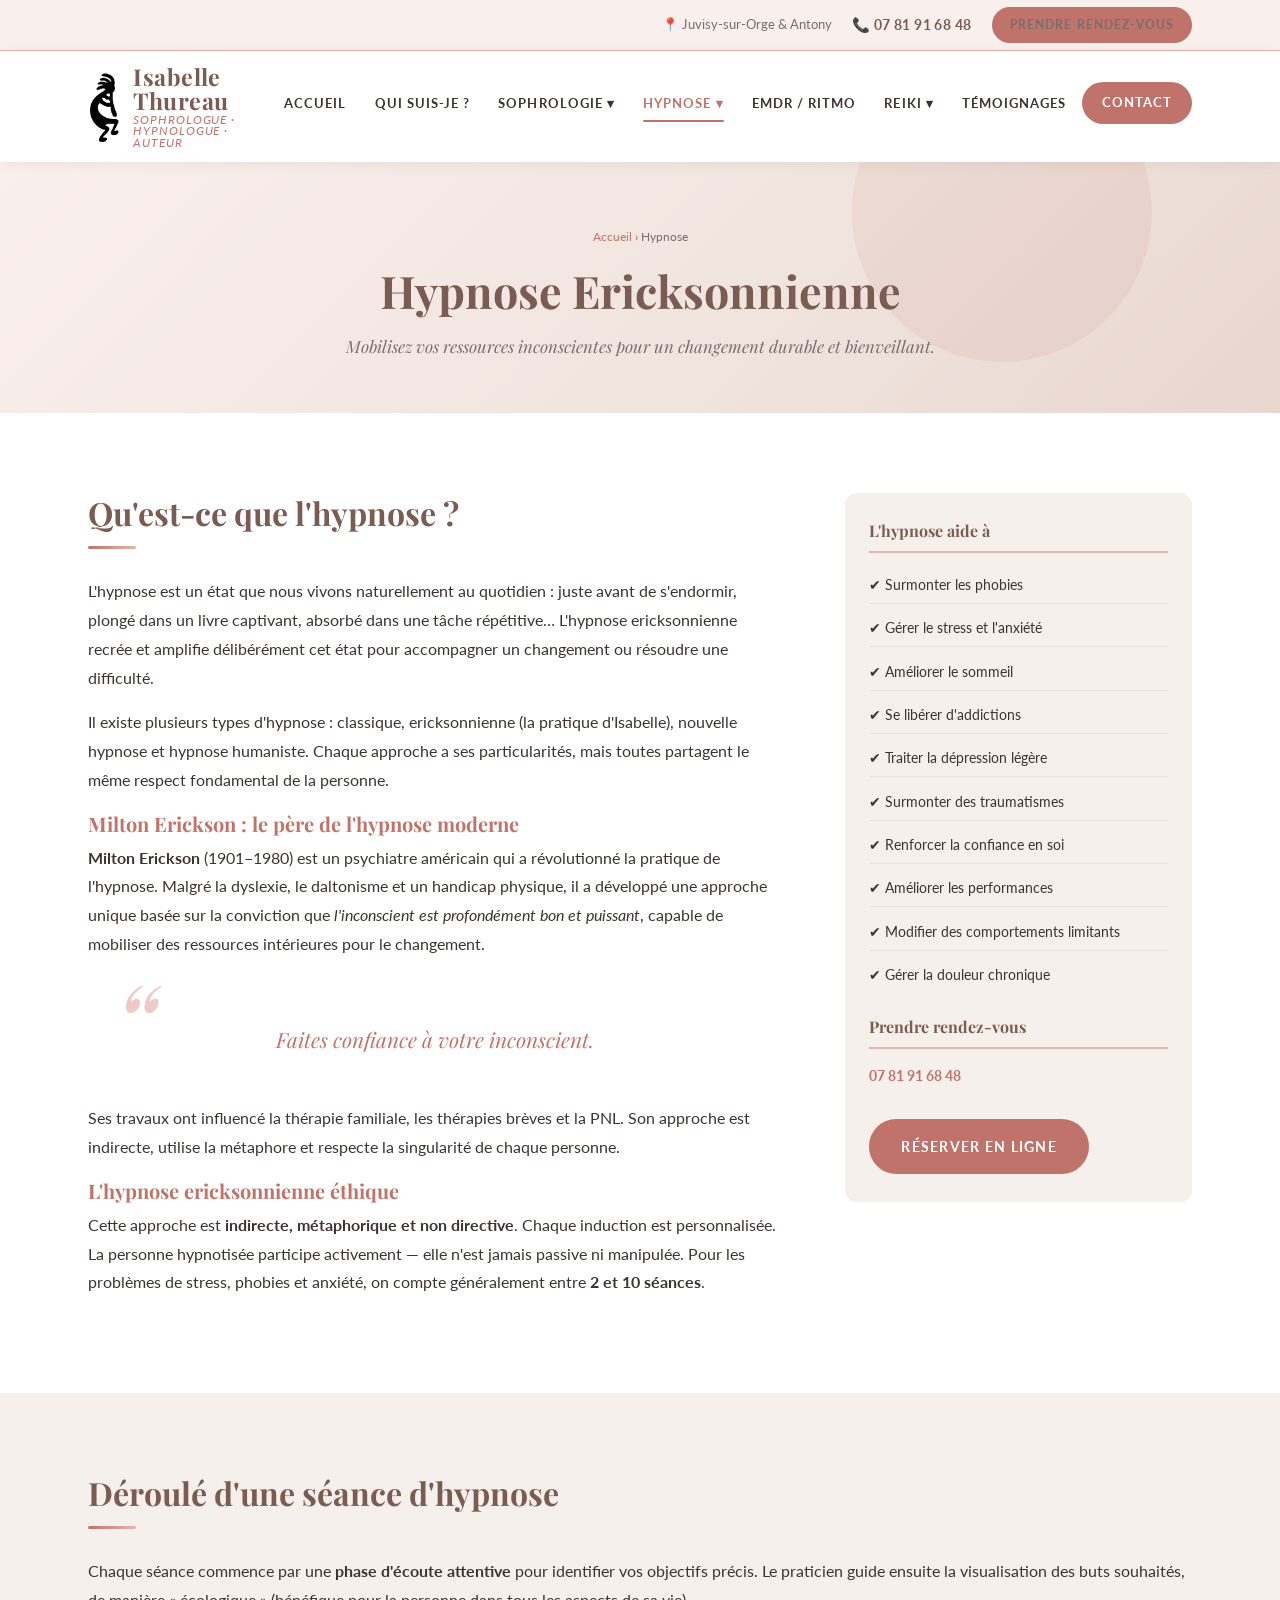
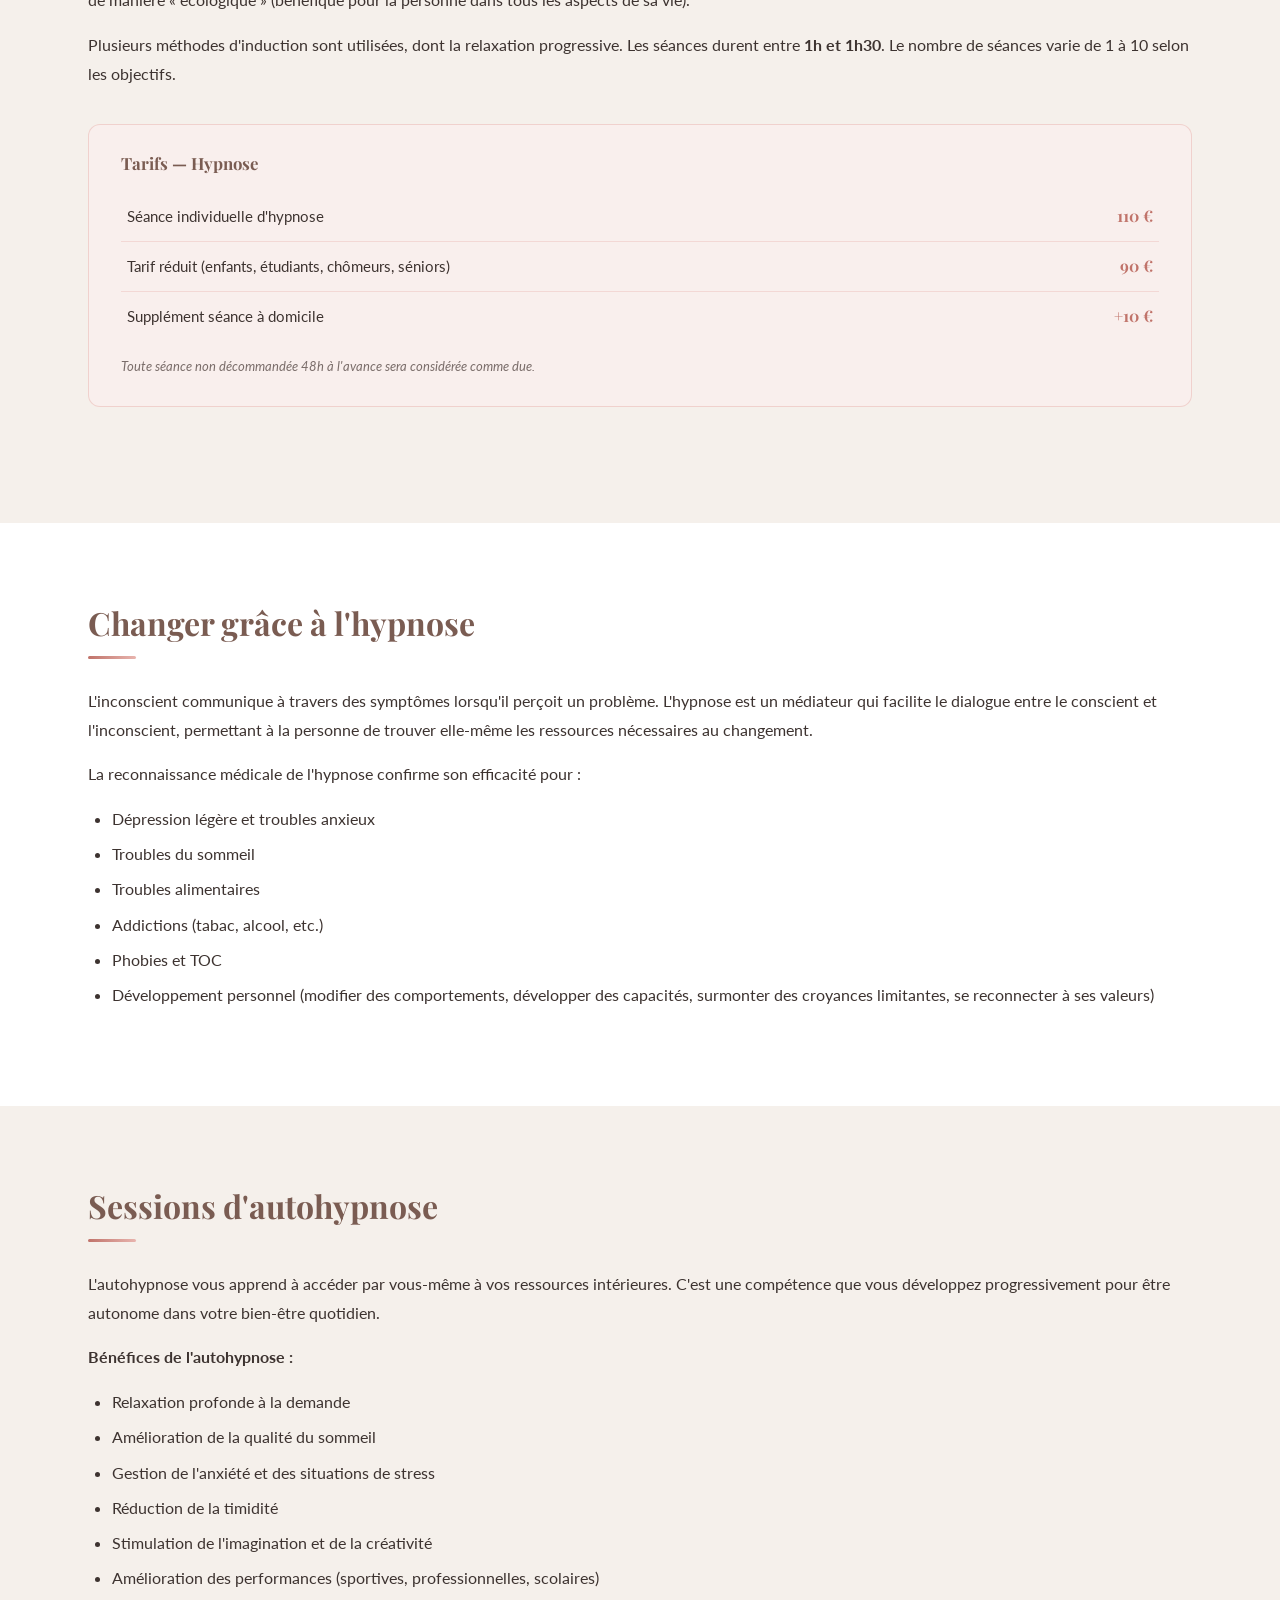
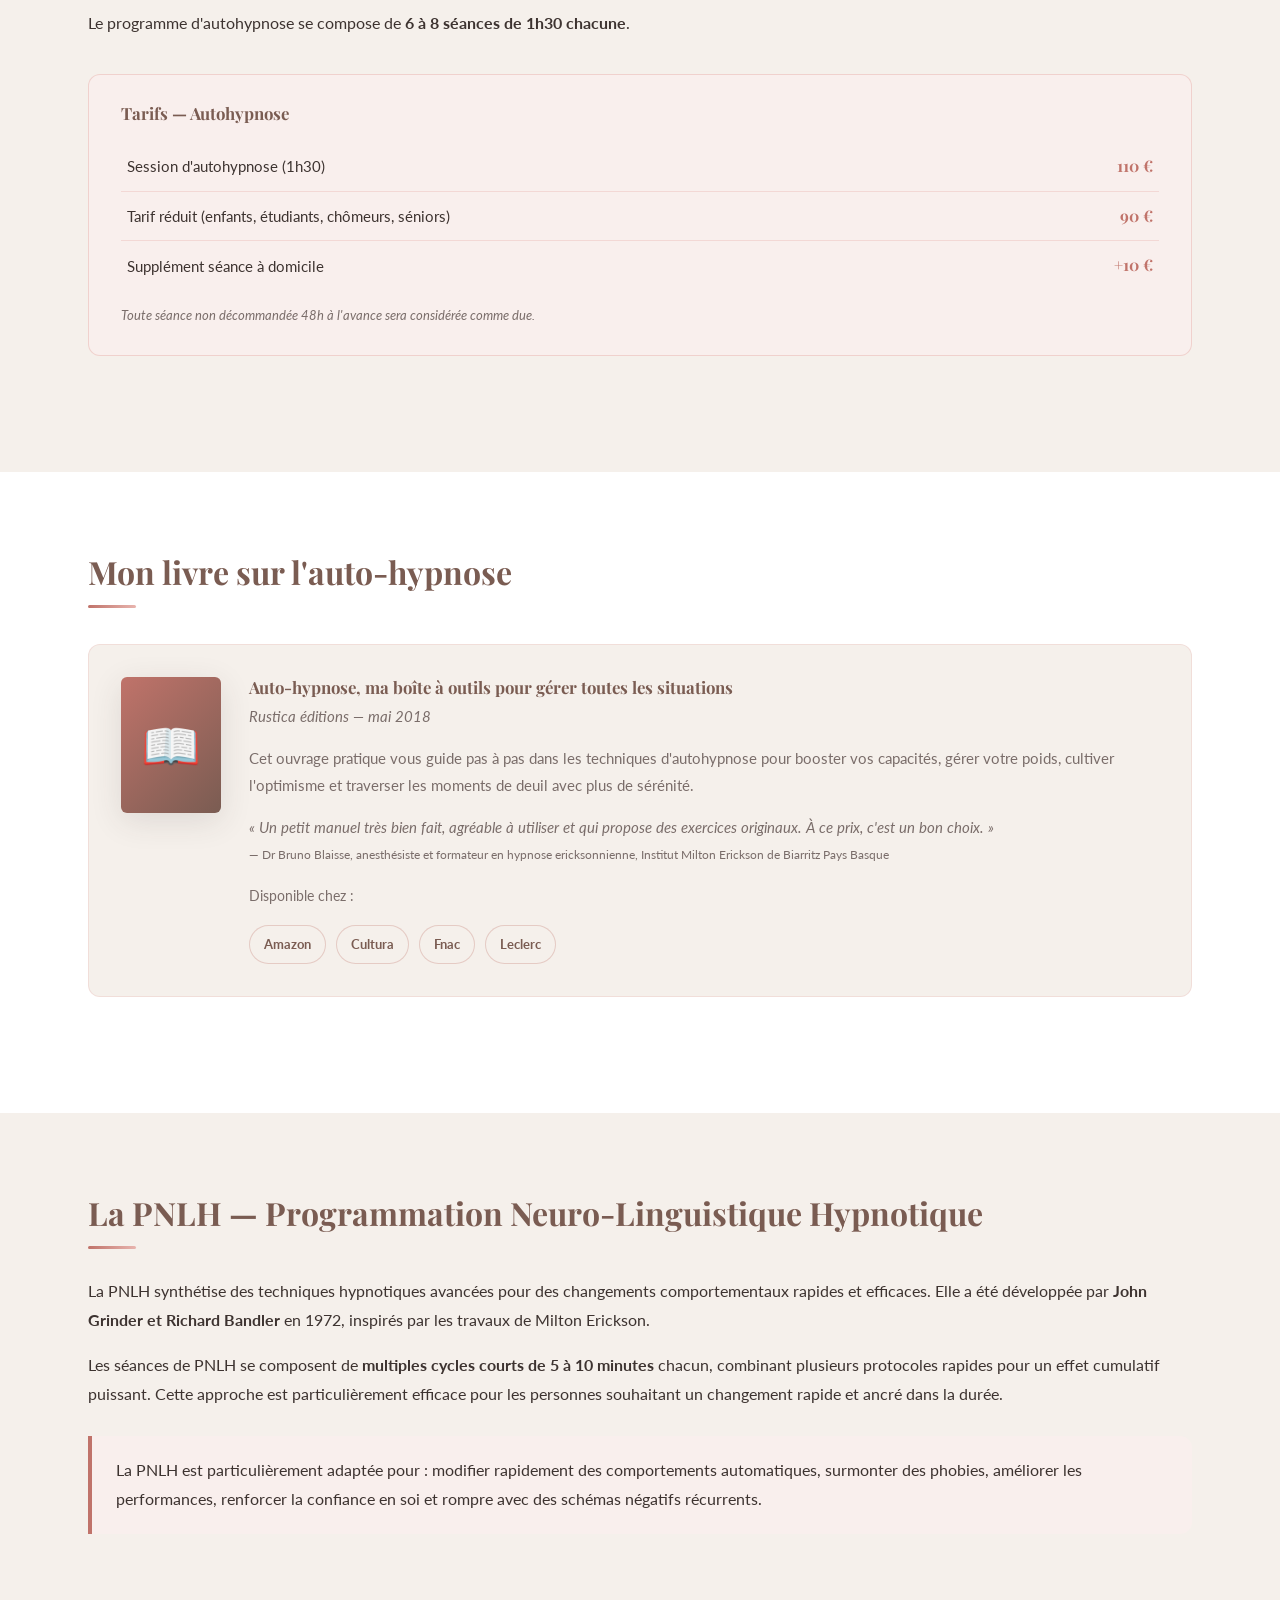
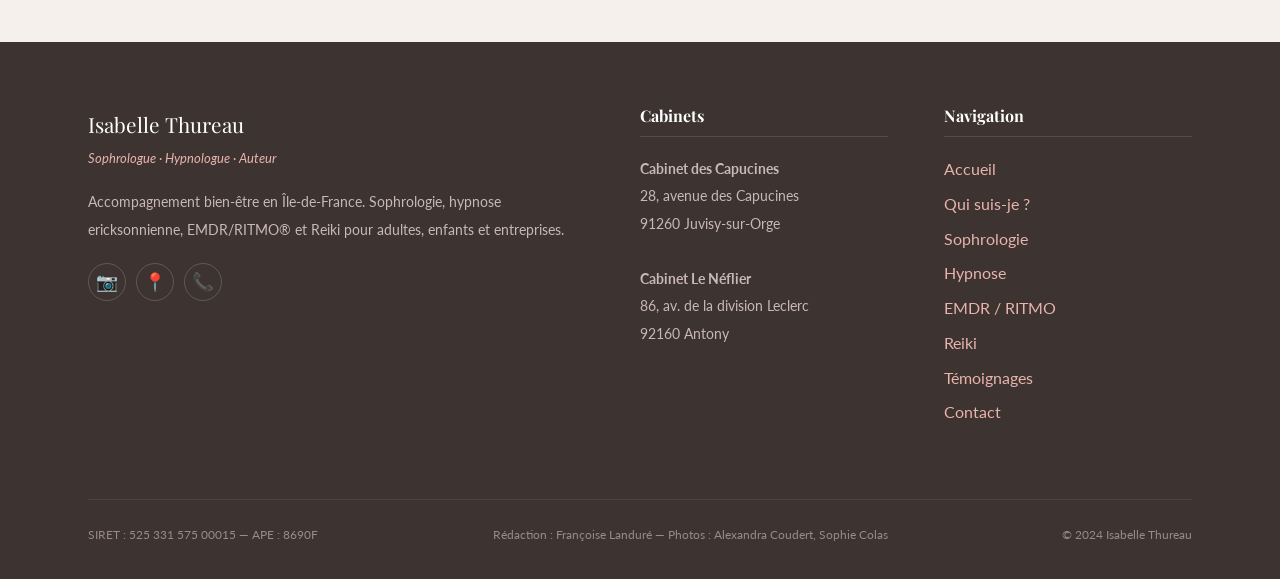
<file: hypnose.html>
<!DOCTYPE html>
<html lang="fr">
<head>
  <meta charset="UTF-8" />
  <meta name="viewport" content="width=device-width, initial-scale=1.0" />
  <title>Hypnose Ericksonnienne — Isabelle Thureau, Hypnologue à Juvisy-sur-Orge &amp; Antony</title>
  <meta name="description" content="Hypnose ericksonnienne, autohypnose et PNLH avec Isabelle Thureau à Juvisy-sur-Orge et Antony. Phobies, stress, addictions, confiance en soi." />
  <link rel="canonical" href="https://www.isabelle-thureau.fr/hypnose.html" />
  <!-- Open Graph -->
  <meta property="og:type" content="website" />
  <meta property="og:locale" content="fr_FR" />
  <meta property="og:site_name" content="Isabelle Thureau — Sophrologue Hypnologue" />
  <meta property="og:title" content="Hypnose Ericksonnienne — Isabelle Thureau, Hypnologue à Juvisy-sur-Orge &amp; Antony" />
  <meta property="og:description" content="Hypnose ericksonnienne, autohypnose et PNLH avec Isabelle Thureau à Juvisy-sur-Orge et Antony. Phobies, stress, addictions, confiance en soi." />
  <meta property="og:url" content="https://www.isabelle-thureau.fr/hypnose.html" />
  <meta property="og:image" content="https://www.isabelle-thureau.fr/images/kokopeli.png" />
  <!-- Schema.org Service -->
  <script type="application/ld+json">
  {
    "@context": "https://schema.org",
    "@type": "Service",
    "name": "Hypnose Ericksonnienne",
    "description": "Séances d'hypnose ericksonnienne, autohypnose et PNLH pour phobies, stress, addictions et confiance en soi.",
    "provider": {
      "@type": "Person",
      "name": "Isabelle Thureau",
      "url": "https://www.isabelle-thureau.fr/"
    },
    "areaServed": ["Juvisy-sur-Orge", "Antony", "Île-de-France"],
    "offers": [
      {"@type": "Offer", "name": "Séance individuelle", "price": "110", "priceCurrency": "EUR"},
      {"@type": "Offer", "name": "Tarif réduit", "price": "90", "priceCurrency": "EUR"}
    ]
  }
  </script>
  <link rel="stylesheet" href="css/style.css" />
</head>
<body>

  <div class="topbar">
    <div class="container">
      <span>📍 Juvisy-sur-Orge &amp; Antony</span>
      <a href="contact.html" class="phone-top">📞 07 81 91 68 48</a>
      <a href="https://www.resalib.fr/praticien/20007-thureau-isabelle-sophrologue-juvisy-sur-orge" target="_blank" rel="noopener" class="btn btn-primary" style="padding:5px 16px;font-size:0.78rem;">Prendre rendez-vous</a>
    </div>
  </div>

  <header id="siteHeader">
    <div class="header-inner">
      <a href="index.html" class="logo">
        <img src="images/kokopeli.png" alt="Isabelle Thureau — Sophrologue Hypnologue" class="logo-img">
        <div class="logo-text">
          <span class="logo-name">Isabelle Thureau</span>
          <span class="logo-tagline">Sophrologue · Hypnologue · Auteur</span>
        </div>
      </a>
      <button class="hamburger" id="hamburgerBtn" aria-label="Menu" aria-expanded="false">
        <span></span><span></span><span></span>
      </button>
      <nav id="mainNav">
        <ul>
          <li><a href="index.html">Accueil</a></li>
          <li><a href="qui-suis-je.html">Qui suis-je ?</a></li>
          <li>
            <a href="sophrologie.html">Sophrologie ▾</a>
            <ul>
              <li><a href="sophrologie.html#presentation">Qu'est-ce que la sophrologie ?</a></li>
              <li><a href="sophrologie.html#travail">Sophrologie au travail</a></li>
              <li><a href="sophrologie.html#enfants">Enfants et adolescents</a></li>
              <li><a href="sophrologie.html#perinatalite">Périnatalité</a></li>
              <li><a href="sophrologie.html#collectif">Séances collectives</a></li>
            </ul>
          </li>
          <li class="active">
            <a href="hypnose.html">Hypnose ▾</a>
            <ul>
              <li><a href="#presentation">Qu'est-ce que l'hypnose ?</a></li>
              <li><a href="#seance">Déroulé d'une séance</a></li>
              <li><a href="#changer">Changer grâce à l'hypnose</a></li>
              <li><a href="#autohypnose">Sessions d'autohypnose</a></li>
              <li><a href="#livre">Livre sur l'auto-hypnose</a></li>
              <li><a href="#pnlh">La PNLH</a></li>
            </ul>
          </li>
          <li><a href="emdr-ritmo.html">EMDR / RITMO</a></li>
          <li>
            <a href="reiki.html">Reiki ▾</a>
            <ul>
              <li><a href="reiki.html#presentation">Qu'est-ce que le Reiki ?</a></li>
              <li><a href="reiki.html#pour-qui">Le Reiki : pour qui, pour quoi ?</a></li>
              <li><a href="reiki.html#deroulement">Déroulé d'une séance</a></li>
            </ul>
          </li>
          <li><a href="temoignages.html">Témoignages</a></li>
          <li><a href="contact.html" class="nav-cta">Contact</a></li>
        </ul>
      </nav>
    </div>
  </header>
  <div class="nav-overlay" id="navOverlay"></div>

  <div class="page-hero">
    <div class="container">
      <div class="breadcrumb"><a href="index.html">Accueil</a> › Hypnose</div>
      <h1>Hypnose Ericksonnienne</h1>
      <p class="subtitle">Mobilisez vos ressources inconscientes pour un changement durable et bienveillant.</p>
    </div>
  </div>

  <!-- PRESENTATION -->
  <section id="presentation" class="content-section">
    <div class="container">
      <div class="two-col">
        <div>
          <h2 class="section-title" data-animate>Qu'est-ce que l'hypnose ?</h2>
          <p data-animate>L'hypnose est un état que nous vivons naturellement au quotidien : juste avant de s'endormir, plongé dans un livre captivant, absorbé dans une tâche répétitive… L'hypnose ericksonnienne recrée et amplifie délibérément cet état pour accompagner un changement ou résoudre une difficulté.</p>

          <p data-animate>Il existe plusieurs types d'hypnose : classique, ericksonnienne (la pratique d'Isabelle), nouvelle hypnose et hypnose humaniste. Chaque approche a ses particularités, mais toutes partagent le même respect fondamental de la personne.</p>

          <h3 data-animate>Milton Erickson : le père de l'hypnose moderne</h3>
          <p data-animate><strong>Milton Erickson</strong> (1901–1980) est un psychiatre américain qui a révolutionné la pratique de l'hypnose. Malgré la dyslexie, le daltonisme et un handicap physique, il a développé une approche unique basée sur la conviction que <em>l'inconscient est profondément bon et puissant</em>, capable de mobiliser des ressources intérieures pour le changement.</p>

          <blockquote class="quote-block" data-animate>Faites confiance à votre inconscient.</blockquote>

          <p data-animate>Ses travaux ont influencé la thérapie familiale, les thérapies brèves et la PNL. Son approche est indirecte, utilise la métaphore et respecte la singularité de chaque personne.</p>

          <h3 data-animate>L'hypnose ericksonnienne éthique</h3>
          <p data-animate>Cette approche est <strong>indirecte, métaphorique et non directive</strong>. Chaque induction est personnalisée. La personne hypnotisée participe activement — elle n'est jamais passive ni manipulée. Pour les problèmes de stress, phobies et anxiété, on compte généralement entre <strong>2 et 10 séances</strong>.</p>
        </div>
        <aside class="sidebar" data-animate>
          <h3>L'hypnose aide à</h3>
          <ul>
            <li>✔ Surmonter les phobies</li>
            <li>✔ Gérer le stress et l'anxiété</li>
            <li>✔ Améliorer le sommeil</li>
            <li>✔ Se libérer d'addictions</li>
            <li>✔ Traiter la dépression légère</li>
            <li>✔ Surmonter des traumatismes</li>
            <li>✔ Renforcer la confiance en soi</li>
            <li>✔ Améliorer les performances</li>
            <li>✔ Modifier des comportements limitants</li>
            <li>✔ Gérer la douleur chronique</li>
          </ul>
          <h3 style="margin-top:24px;">Prendre rendez-vous</h3>
          <p style="font-size:0.9rem;"><a href="tel:0781916848"><strong>07 81 91 68 48</strong></a></p>
          <a href="https://www.resalib.fr/praticien/20007-thureau-isabelle-sophrologue-juvisy-sur-orge" target="_blank" rel="noopener" class="btn btn-primary" style="margin-top:14px;display:inline-block;">Réserver en ligne</a>
        </aside>
      </div>
    </div>
  </section>

  <!-- SEANCE -->
  <section id="seance" class="content-section alt">
    <div class="container">
      <h2 class="section-title" data-animate>Déroulé d'une séance d'hypnose</h2>
      <p data-animate>Chaque séance commence par une <strong>phase d'écoute attentive</strong> pour identifier vos objectifs précis. Le praticien guide ensuite la visualisation des buts souhaités, de manière « écologique » (bénéfique pour la personne dans tous les aspects de sa vie).</p>

      <p data-animate>Plusieurs méthodes d'induction sont utilisées, dont la relaxation progressive. Les séances durent entre <strong>1h et 1h30</strong>. Le nombre de séances varie de 1 à 10 selon les objectifs.</p>

      <div class="pricing-box" data-animate>
        <h3>Tarifs — Hypnose</h3>
        <table class="pricing-table">
          <tr><td>Séance individuelle d'hypnose</td><td>110 €</td></tr>
          <tr><td>Tarif réduit (enfants, étudiants, chômeurs, séniors)</td><td>90 €</td></tr>
          <tr><td>Supplément séance à domicile</td><td>+10 €</td></tr>
        </table>
        <p class="pricing-note">Toute séance non décommandée 48h à l'avance sera considérée comme due.</p>
      </div>
    </div>
  </section>

  <!-- CHANGER -->
  <section id="changer" class="content-section">
    <div class="container">
      <h2 class="section-title" data-animate>Changer grâce à l'hypnose</h2>
      <p data-animate>L'inconscient communique à travers des symptômes lorsqu'il perçoit un problème. L'hypnose est un médiateur qui facilite le dialogue entre le conscient et l'inconscient, permettant à la personne de trouver elle-même les ressources nécessaires au changement.</p>

      <p data-animate>La reconnaissance médicale de l'hypnose confirme son efficacité pour :</p>
      <ul data-animate>
        <li>Dépression légère et troubles anxieux</li>
        <li>Troubles du sommeil</li>
        <li>Troubles alimentaires</li>
        <li>Addictions (tabac, alcool, etc.)</li>
        <li>Phobies et TOC</li>
        <li>Développement personnel (modifier des comportements, développer des capacités, surmonter des croyances limitantes, se reconnecter à ses valeurs)</li>
      </ul>
    </div>
  </section>

  <!-- AUTOHYPNOSE -->
  <section id="autohypnose" class="content-section alt">
    <div class="container">
      <h2 class="section-title" data-animate>Sessions d'autohypnose</h2>
      <p data-animate>L'autohypnose vous apprend à accéder par vous-même à vos ressources intérieures. C'est une compétence que vous développez progressivement pour être autonome dans votre bien-être quotidien.</p>

      <p data-animate><strong>Bénéfices de l'autohypnose :</strong></p>
      <ul data-animate>
        <li>Relaxation profonde à la demande</li>
        <li>Amélioration de la qualité du sommeil</li>
        <li>Gestion de l'anxiété et des situations de stress</li>
        <li>Réduction de la timidité</li>
        <li>Stimulation de l'imagination et de la créativité</li>
        <li>Amélioration des performances (sportives, professionnelles, scolaires)</li>
      </ul>

      <p data-animate>Le programme d'autohypnose se compose de <strong>6 à 8 séances de 1h30 chacune</strong>.</p>

      <div class="pricing-box" data-animate>
        <h3>Tarifs — Autohypnose</h3>
        <table class="pricing-table">
          <tr><td>Session d'autohypnose (1h30)</td><td>110 €</td></tr>
          <tr><td>Tarif réduit (enfants, étudiants, chômeurs, séniors)</td><td>90 €</td></tr>
          <tr><td>Supplément séance à domicile</td><td>+10 €</td></tr>
        </table>
        <p class="pricing-note">Toute séance non décommandée 48h à l'avance sera considérée comme due.</p>
      </div>
    </div>
  </section>

  <!-- LIVRE -->
  <section id="livre" class="content-section">
    <div class="container">
      <h2 class="section-title" data-animate>Mon livre sur l'auto-hypnose</h2>
      <div class="book-cta" data-animate>
        <div class="book-cover" style="width:100px;height:136px;background:linear-gradient(135deg,var(--rose),var(--brown));display:flex;align-items:center;justify-content:center;color:white;font-size:3rem;flex-shrink:0;">📖</div>
        <div class="book-cta-text">
          <h4>Auto-hypnose, ma boîte à outils pour gérer toutes les situations</h4>
          <p><em>Rustica éditions — mai 2018</em></p>
          <p>Cet ouvrage pratique vous guide pas à pas dans les techniques d'autohypnose pour booster vos capacités, gérer votre poids, cultiver l'optimisme et traverser les moments de deuil avec plus de sérénité.</p>
          <p><em>« Un petit manuel très bien fait, agréable à utiliser et qui propose des exercices originaux. À ce prix, c'est un bon choix. »</em><br><small>— Dr Bruno Blaisse, anesthésiste et formateur en hypnose ericksonnienne, Institut Milton Erickson de Biarritz Pays Basque</small></p>
          <p style="margin-top:14px;font-size:0.88rem;color:var(--text-light);">Disponible chez :</p>
          <div style="display:flex;flex-wrap:wrap;gap:10px;margin-top:6px;">
            <a href="https://www.amazon.fr/s?k=Auto-hypnose+bo%C3%AEte+%C3%A0+outils+Isabelle+Thureau" target="_blank" rel="noopener" style="display:inline-flex;align-items:center;gap:6px;padding:7px 14px;background:var(--beige);border:1px solid rgba(192,115,106,0.3);border-radius:50px;font-size:0.82rem;font-weight:700;color:var(--brown);text-decoration:none;transition:background 0.3s,color 0.3s;" onmouseover="this.style.background='var(--rose)';this.style.color='white'" onmouseout="this.style.background='var(--beige)';this.style.color='var(--brown)'">Amazon</a>
            <a href="https://www.cultura.com/recherche?text=Auto-hypnose+Isabelle+Thureau" target="_blank" rel="noopener" style="display:inline-flex;align-items:center;gap:6px;padding:7px 14px;background:var(--beige);border:1px solid rgba(192,115,106,0.3);border-radius:50px;font-size:0.82rem;font-weight:700;color:var(--brown);text-decoration:none;transition:background 0.3s,color 0.3s;" onmouseover="this.style.background='var(--rose)';this.style.color='white'" onmouseout="this.style.background='var(--beige)';this.style.color='var(--brown)'">Cultura</a>
            <a href="https://www.fnac.com/SearchResult/ResultList.aspx?SCat=0&search-button=search&Query=Auto-hypnose+Isabelle+Thureau" target="_blank" rel="noopener" style="display:inline-flex;align-items:center;gap:6px;padding:7px 14px;background:var(--beige);border:1px solid rgba(192,115,106,0.3);border-radius:50px;font-size:0.82rem;font-weight:700;color:var(--brown);text-decoration:none;transition:background 0.3s,color 0.3s;" onmouseover="this.style.background='var(--rose)';this.style.color='white'" onmouseout="this.style.background='var(--beige)';this.style.color='var(--brown)'">Fnac</a>
            <a href="https://www.e.leclerc/recherche?q=Auto-hypnose+Isabelle+Thureau" target="_blank" rel="noopener" style="display:inline-flex;align-items:center;gap:6px;padding:7px 14px;background:var(--beige);border:1px solid rgba(192,115,106,0.3);border-radius:50px;font-size:0.82rem;font-weight:700;color:var(--brown);text-decoration:none;transition:background 0.3s,color 0.3s;" onmouseover="this.style.background='var(--rose)';this.style.color='white'" onmouseout="this.style.background='var(--beige)';this.style.color='var(--brown)'">Leclerc</a>
          </div>
        </div>
      </div>
    </div>
  </section>

  <!-- PNLH -->
  <section id="pnlh" class="content-section alt">
    <div class="container">
      <h2 class="section-title" data-animate>La PNLH — Programmation Neuro-Linguistique Hypnotique</h2>
      <p data-animate>La PNLH synthétise des techniques hypnotiques avancées pour des changements comportementaux rapides et efficaces. Elle a été développée par <strong>John Grinder et Richard Bandler</strong> en 1972, inspirés par les travaux de Milton Erickson.</p>

      <p data-animate>Les séances de PNLH se composent de <strong>multiples cycles courts de 5 à 10 minutes</strong> chacun, combinant plusieurs protocoles rapides pour un effet cumulatif puissant. Cette approche est particulièrement efficace pour les personnes souhaitant un changement rapide et ancré dans la durée.</p>

      <div class="highlight-box" data-animate>
        <p>La PNLH est particulièrement adaptée pour : modifier rapidement des comportements automatiques, surmonter des phobies, améliorer les performances, renforcer la confiance en soi et rompre avec des schémas négatifs récurrents.</p>
      </div>
    </div>
  </section>

  <footer>
    <div class="container">
      <div class="footer-grid">
        <div class="footer-brand">
          <div class="brand-name">Isabelle Thureau</div>
          <div class="brand-sub">Sophrologue · Hypnologue · Auteur</div>
          <p>Accompagnement bien-être en Île-de-France. Sophrologie, hypnose ericksonnienne, EMDR/RITMO® et Reiki pour adultes, enfants et entreprises.</p>
          <div class="footer-socials">
            <a href="#" title="Instagram" aria-label="Instagram">📷</a>
            <a href="https://maps.google.com" title="Google Maps" aria-label="Google Maps">📍</a>
            <a href="tel:0781916848" title="Téléphone" aria-label="Appeler">📞</a>
          </div>
        </div>
        <div>
          <h4>Cabinets</h4>
          <address>
            <strong>Cabinet des Capucines</strong><br>
            28, avenue des Capucines<br>
            91260 Juvisy-sur-Orge<br><br>
            <strong>Cabinet Le Néflier</strong><br>
            86, av. de la division Leclerc<br>
            92160 Antony
          </address>
        </div>
        <div>
          <h4>Navigation</h4>
          <ul>
            <li><a href="index.html">Accueil</a></li>
            <li><a href="qui-suis-je.html">Qui suis-je ?</a></li>
            <li><a href="sophrologie.html">Sophrologie</a></li>
            <li><a href="hypnose.html">Hypnose</a></li>
            <li><a href="emdr-ritmo.html">EMDR / RITMO</a></li>
            <li><a href="reiki.html">Reiki</a></li>
            <li><a href="temoignages.html">Témoignages</a></li>
            <li><a href="contact.html">Contact</a></li>
          </ul>
        </div>
      </div>
      <div class="footer-bottom">
        <span>SIRET : 525 331 575 00015 — APE : 8690F</span>
        <span>Rédaction : Françoise Landuré — Photos : Alexandra Coudert, Sophie Colas</span>
        <span>© 2024 Isabelle Thureau</span>
      </div>
    </div>
  </footer>

  <script src="js/main.js"></script>
</body>
</html>
</file>
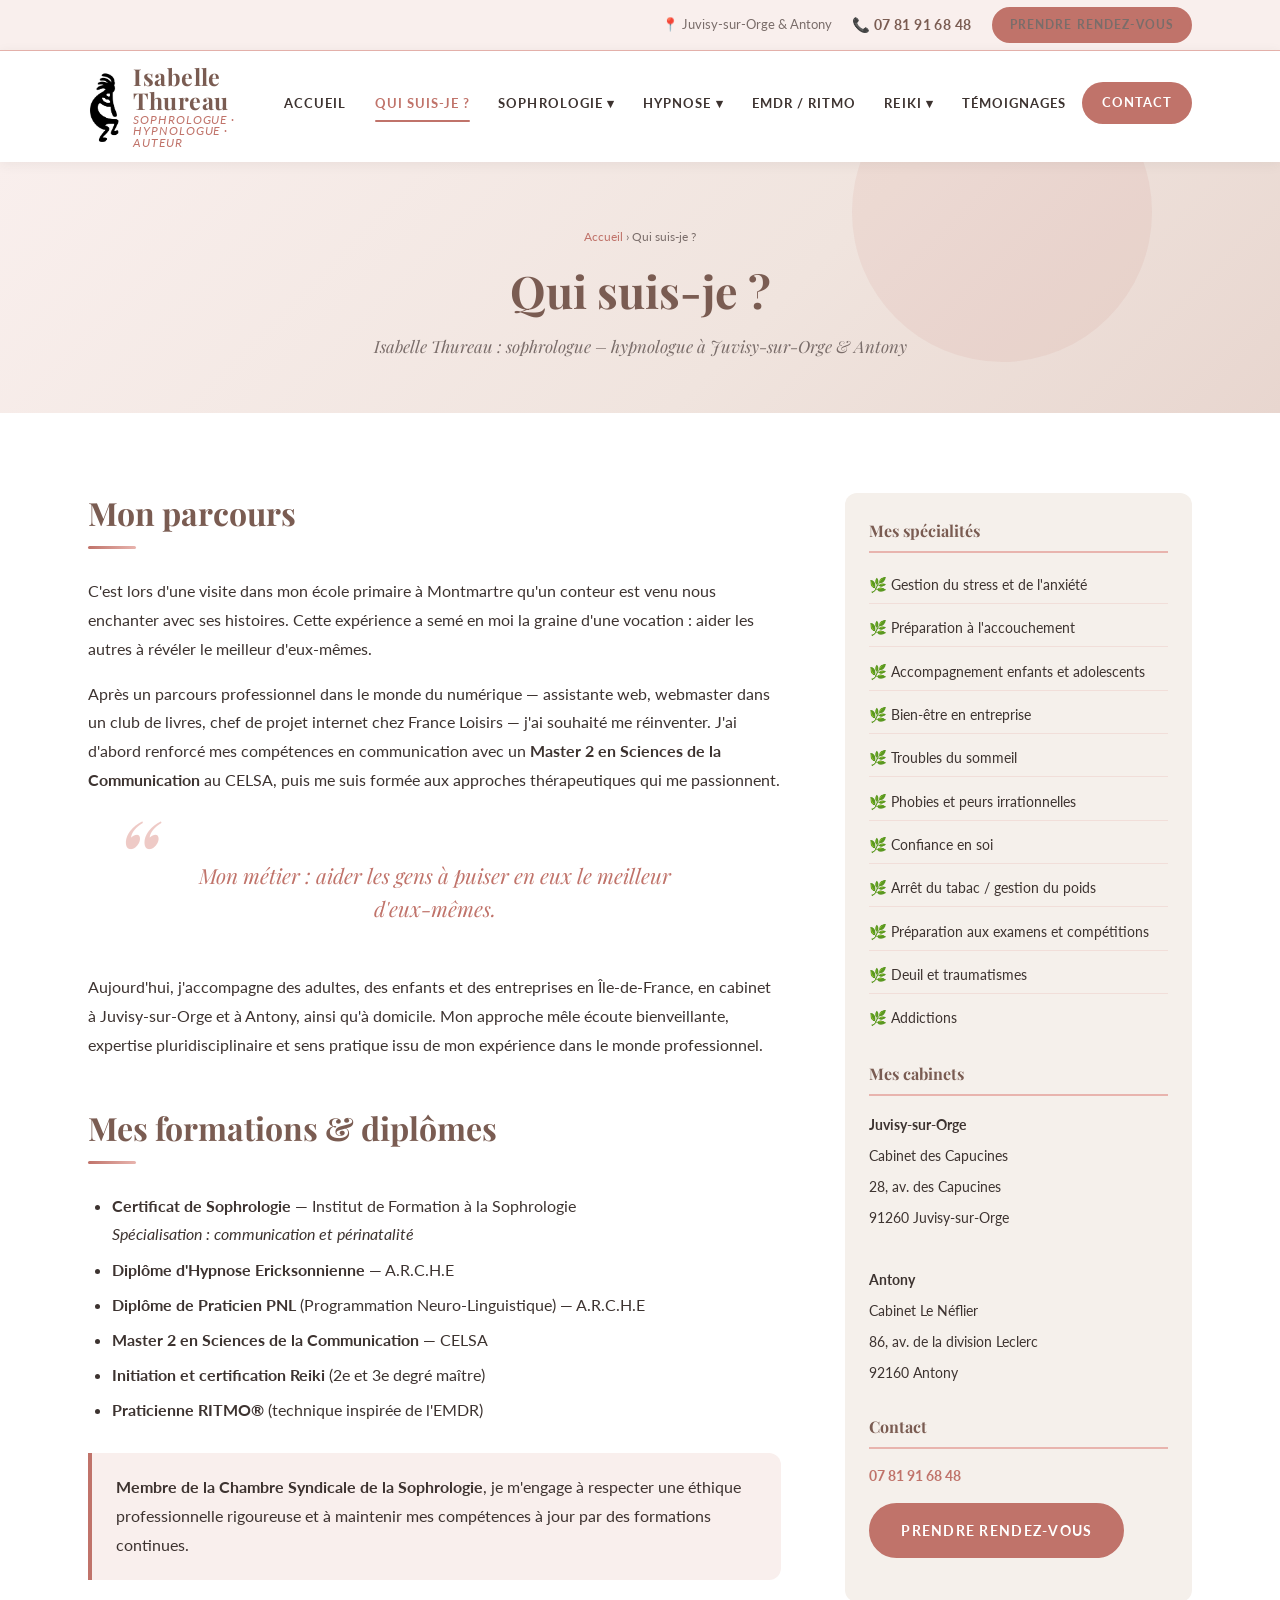
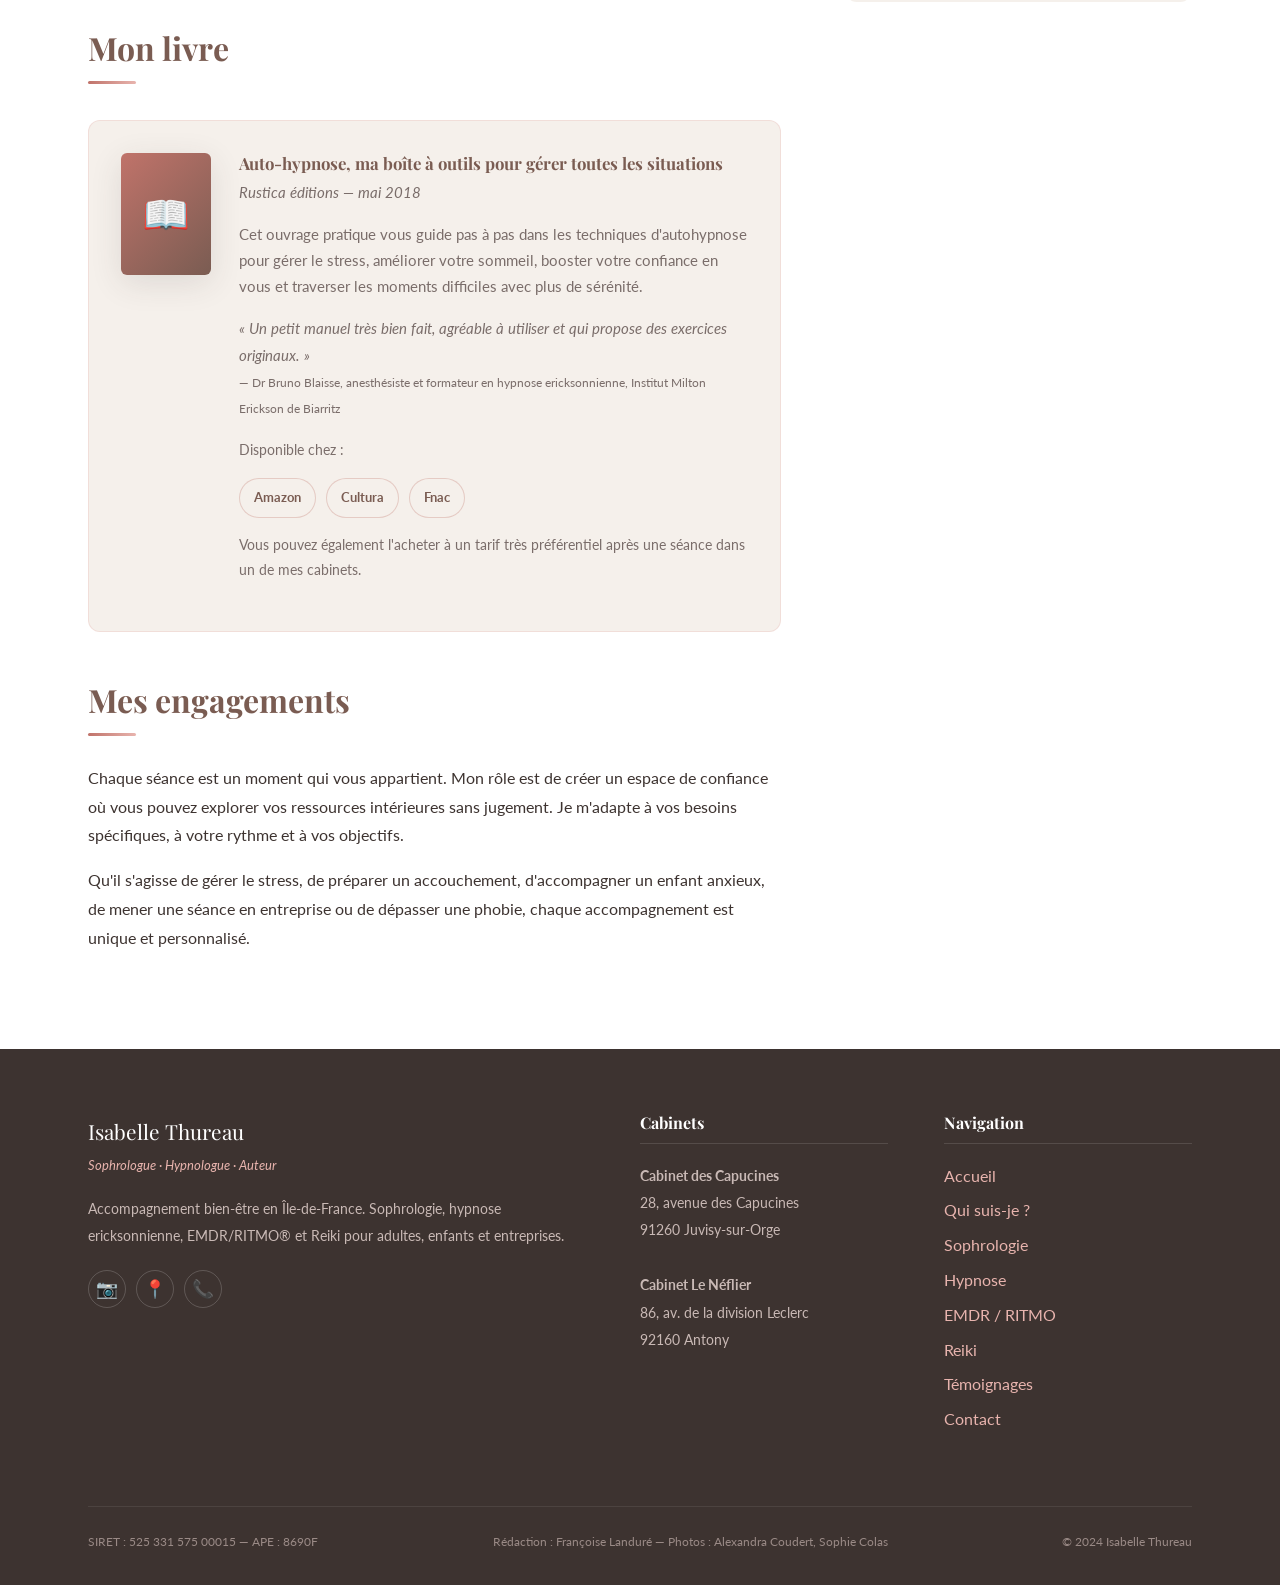
<file: qui-suis-je.html>
<!DOCTYPE html>
<html lang="fr">
<head>
  <meta charset="UTF-8" />
  <meta name="viewport" content="width=device-width, initial-scale=1.0" />
  <title>Qui suis-je ? — Isabelle Thureau, Sophrologue Hypnologue</title>
  <meta name="description" content="Découvrez le parcours d'Isabelle Thureau, sophrologue et hypnologue à Juvisy-sur-Orge et Antony, ses formations et ses valeurs." />
  <link rel="canonical" href="https://www.isabelle-thureau.fr/qui-suis-je.html" />
  <!-- Open Graph -->
  <meta property="og:type" content="profile" />
  <meta property="og:locale" content="fr_FR" />
  <meta property="og:site_name" content="Isabelle Thureau — Sophrologue Hypnologue" />
  <meta property="og:title" content="Qui suis-je ? — Isabelle Thureau, Sophrologue Hypnologue" />
  <meta property="og:description" content="Découvrez le parcours d'Isabelle Thureau, sophrologue et hypnologue à Juvisy-sur-Orge et Antony, ses formations et ses valeurs." />
  <meta property="og:url" content="https://www.isabelle-thureau.fr/qui-suis-je.html" />
  <meta property="og:image" content="https://www.isabelle-thureau.fr/images/kokopeli.png" />
  <link rel="stylesheet" href="css/style.css" />
</head>
<body>

  <div class="topbar">
    <div class="container">
      <span>📍 Juvisy-sur-Orge &amp; Antony</span>
      <a href="contact.html" class="phone-top">📞 07 81 91 68 48</a>
      <a href="https://www.resalib.fr/praticien/20007-thureau-isabelle-sophrologue-juvisy-sur-orge" target="_blank" rel="noopener" class="btn btn-primary" style="padding:5px 16px;font-size:0.78rem;">Prendre rendez-vous</a>
    </div>
  </div>

  <header id="siteHeader">
    <div class="header-inner">
      <a href="index.html" class="logo">
        <img src="images/kokopeli.png" alt="Isabelle Thureau — Sophrologue Hypnologue" class="logo-img">
        <div class="logo-text">
          <span class="logo-name">Isabelle Thureau</span>
          <span class="logo-tagline">Sophrologue · Hypnologue · Auteur</span>
        </div>
      </a>
      <button class="hamburger" id="hamburgerBtn" aria-label="Menu" aria-expanded="false">
        <span></span><span></span><span></span>
      </button>
      <nav id="mainNav">
        <ul>
          <li><a href="index.html">Accueil</a></li>
          <li class="active"><a href="qui-suis-je.html">Qui suis-je ?</a></li>
          <li>
            <a href="sophrologie.html">Sophrologie ▾</a>
            <ul>
              <li><a href="sophrologie.html#presentation">Qu'est-ce que la sophrologie ?</a></li>
              <li><a href="sophrologie.html#travail">Sophrologie au travail</a></li>
              <li><a href="sophrologie.html#enfants">Enfants et adolescents</a></li>
              <li><a href="sophrologie.html#perinatalite">Périnatalité</a></li>
              <li><a href="sophrologie.html#collectif">Séances collectives</a></li>
            </ul>
          </li>
          <li>
            <a href="hypnose.html">Hypnose ▾</a>
            <ul>
              <li><a href="hypnose.html#presentation">Qu'est-ce que l'hypnose ?</a></li>
              <li><a href="hypnose.html#seance">Déroulé d'une séance</a></li>
              <li><a href="hypnose.html#changer">Changer grâce à l'hypnose</a></li>
              <li><a href="hypnose.html#autohypnose">Sessions d'autohypnose</a></li>
              <li><a href="hypnose.html#livre">Livre sur l'auto-hypnose</a></li>
              <li><a href="hypnose.html#pnlh">La PNLH</a></li>
            </ul>
          </li>
          <li><a href="emdr-ritmo.html">EMDR / RITMO</a></li>
          <li>
            <a href="reiki.html">Reiki ▾</a>
            <ul>
              <li><a href="reiki.html#presentation">Qu'est-ce que le Reiki ?</a></li>
              <li><a href="reiki.html#pour-qui">Le Reiki : pour qui, pour quoi ?</a></li>
              <li><a href="reiki.html#deroulement">Déroulé d'une séance</a></li>
            </ul>
          </li>
          <li><a href="temoignages.html">Témoignages</a></li>
          <li><a href="contact.html" class="nav-cta">Contact</a></li>
        </ul>
      </nav>
    </div>
  </header>
  <div class="nav-overlay" id="navOverlay"></div>

  <div class="page-hero">
    <div class="container">
      <div class="breadcrumb"><a href="index.html">Accueil</a> › Qui suis-je ?</div>
      <h1>Qui suis-je ?</h1>
      <p class="subtitle">Isabelle Thureau : sophrologue – hypnologue à Juvisy-sur-Orge &amp; Antony</p>
    </div>
  </div>

  <section class="content-section">
    <div class="container">
      <div class="two-col">
        <div class="main-content">
          <h2 class="section-title" data-animate>Mon parcours</h2>

          <p data-animate>C'est lors d'une visite dans mon école primaire à Montmartre qu'un conteur est venu nous enchanter avec ses histoires. Cette expérience a semé en moi la graine d'une vocation : aider les autres à révéler le meilleur d'eux-mêmes.</p>

          <p data-animate>Après un parcours professionnel dans le monde du numérique — assistante web, webmaster dans un club de livres, chef de projet internet chez France Loisirs — j'ai souhaité me réinventer. J'ai d'abord renforcé mes compétences en communication avec un <strong>Master 2 en Sciences de la Communication</strong> au CELSA, puis me suis formée aux approches thérapeutiques qui me passionnent.</p>

          <blockquote class="quote-block" data-animate>Mon métier : aider les gens à puiser en eux le meilleur d'eux-mêmes.</blockquote>

          <p data-animate>Aujourd'hui, j'accompagne des adultes, des enfants et des entreprises en Île-de-France, en cabinet à Juvisy-sur-Orge et à Antony, ainsi qu'à domicile. Mon approche mêle écoute bienveillante, expertise pluridisciplinaire et sens pratique issu de mon expérience dans le monde professionnel.</p>

          <h2 class="section-title" style="margin-top:48px;" data-animate>Mes formations &amp; diplômes</h2>

          <ul data-animate>
            <li><strong>Certificat de Sophrologie</strong> — Institut de Formation à la Sophrologie<br><em>Spécialisation : communication et périnatalité</em></li>
            <li><strong>Diplôme d'Hypnose Ericksonnienne</strong> — A.R.C.H.E</li>
            <li><strong>Diplôme de Praticien PNL</strong> (Programmation Neuro-Linguistique) — A.R.C.H.E</li>
            <li><strong>Master 2 en Sciences de la Communication</strong> — CELSA</li>
            <li><strong>Initiation et certification Reiki</strong> (2e et 3e degré maître)</li>
            <li><strong>Praticienne RITMO®</strong> (technique inspirée de l'EMDR)</li>
          </ul>

          <div class="highlight-box" data-animate>
            <p><strong>Membre de la Chambre Syndicale de la Sophrologie</strong>, je m'engage à respecter une éthique professionnelle rigoureuse et à maintenir mes compétences à jour par des formations continues.</p>
          </div>

          <h2 class="section-title" style="margin-top:48px;" data-animate>Mon livre</h2>

          <div class="book-cta" data-animate>
            <div class="book-cover" style="width:90px;height:122px;background:linear-gradient(135deg,var(--rose),var(--brown));display:flex;align-items:center;justify-content:center;color:white;font-size:2.4rem;flex-shrink:0;">📖</div>
            <div class="book-cta-text">
              <h4>Auto-hypnose, ma boîte à outils pour gérer toutes les situations</h4>
              <p><em>Rustica éditions — mai 2018</em></p>
              <p>Cet ouvrage pratique vous guide pas à pas dans les techniques d'autohypnose pour gérer le stress, améliorer votre sommeil, booster votre confiance en vous et traverser les moments difficiles avec plus de sérénité.</p>
              <p><em>« Un petit manuel très bien fait, agréable à utiliser et qui propose des exercices originaux. »</em><br><small>— Dr Bruno Blaisse, anesthésiste et formateur en hypnose ericksonnienne, Institut Milton Erickson de Biarritz</small></p>
              <p style="margin-top:14px;font-size:0.88rem;color:var(--text-light);">Disponible chez :</p>
              <div style="display:flex;flex-wrap:wrap;gap:10px;margin-top:6px;">
                <a href="https://www.amazon.fr/s?k=Auto-hypnose+bo%C3%AEte+%C3%A0+outils+Isabelle+Thureau" target="_blank" rel="noopener" style="display:inline-flex;align-items:center;gap:6px;padding:7px 14px;background:var(--beige);border:1px solid rgba(192,115,106,0.3);border-radius:50px;font-size:0.82rem;font-weight:700;color:var(--brown);text-decoration:none;transition:background 0.3s,color 0.3s;" onmouseover="this.style.background='var(--rose)';this.style.color='white'" onmouseout="this.style.background='var(--beige)';this.style.color='var(--brown)'">Amazon</a>
                <a href="https://www.cultura.com/search/results?search_query=Auto-hypnose%2C%20ma%20bo%C3%AEte%20%C3%A0%20outils%20pour%20g%C3%A9rer%20toutes%20les%20situations" target="_blank" rel="noopener" style="display:inline-flex;align-items:center;gap:6px;padding:7px 14px;background:var(--beige);border:1px solid rgba(192,115,106,0.3);border-radius:50px;font-size:0.82rem;font-weight:700;color:var(--brown);text-decoration:none;transition:background 0.3s,color 0.3s;" onmouseover="this.style.background='var(--rose)';this.style.color='white'" onmouseout="this.style.background='var(--beige)';this.style.color='var(--brown)'">Cultura</a>
                <a href="https://www.fnac.com/SearchResult/ResultList.aspx?Search=Auto-hypnose%2C+ma+bo%C3%AEte+%C3%A0+outils+pour+g%C3%A9rer+toutes+les+situations&sft=1&sa=0" target="_blank" rel="noopener" style="display:inline-flex;align-items:center;gap:6px;padding:7px 14px;background:var(--beige);border:1px solid rgba(192,115,106,0.3);border-radius:50px;font-size:0.82rem;font-weight:700;color:var(--brown);text-decoration:none;transition:background 0.3s,color 0.3s;" onmouseover="this.style.background='var(--rose)';this.style.color='white'" onmouseout="this.style.background='var(--beige)';this.style.color='var(--brown)'">Fnac</a>
              </div>
              <p style="margin-top:14px;font-size:0.88rem;color:var(--text-light);">Vous pouvez également l'acheter à un tarif très préférentiel après une séance dans un de mes cabinets.</p>
            </div>
          </div>

          <h2 class="section-title" style="margin-top:48px;" data-animate>Mes engagements</h2>

          <p data-animate>Chaque séance est un moment qui vous appartient. Mon rôle est de créer un espace de confiance où vous pouvez explorer vos ressources intérieures sans jugement. Je m'adapte à vos besoins spécifiques, à votre rythme et à vos objectifs.</p>

          <p data-animate>Qu'il s'agisse de gérer le stress, de préparer un accouchement, d'accompagner un enfant anxieux, de mener une séance en entreprise ou de dépasser une phobie, chaque accompagnement est unique et personnalisé.</p>
        </div>

        <aside class="sidebar" data-animate>
          <h3>Mes spécialités</h3>
          <ul>
            <li>🌿 Gestion du stress et de l'anxiété</li>
            <li>🌿 Préparation à l'accouchement</li>
            <li>🌿 Accompagnement enfants et adolescents</li>
            <li>🌿 Bien-être en entreprise</li>
            <li>🌿 Troubles du sommeil</li>
            <li>🌿 Phobies et peurs irrationnelles</li>
            <li>🌿 Confiance en soi</li>
            <li>🌿 Arrêt du tabac / gestion du poids</li>
            <li>🌿 Préparation aux examens et compétitions</li>
            <li>🌿 Deuil et traumatismes</li>
            <li>🌿 Addictions</li>
          </ul>

          <h3 style="margin-top:28px;">Mes cabinets</h3>
          <address style="font-style:normal;line-height:2.2;font-size:0.88rem;color:var(--text);">
            <strong>Juvisy-sur-Orge</strong><br>
            Cabinet des Capucines<br>
            28, av. des Capucines<br>
            91260 Juvisy-sur-Orge<br><br>
            <strong>Antony</strong><br>
            Cabinet Le Néflier<br>
            86, av. de la division Leclerc<br>
            92160 Antony
          </address>

          <h3 style="margin-top:28px;">Contact</h3>
          <p style="font-size:0.9rem;">
            <strong><a href="tel:0781916848">07 81 91 68 48</a></strong><br>
            <a href="contact.html" class="btn btn-primary" style="margin-top:14px;display:inline-block;">Prendre rendez-vous</a>
          </p>
        </aside>
      </div>
    </div>
  </section>

  <footer>
    <div class="container">
      <div class="footer-grid">
        <div class="footer-brand">
          <div class="brand-name">Isabelle Thureau</div>
          <div class="brand-sub">Sophrologue · Hypnologue · Auteur</div>
          <p>Accompagnement bien-être en Île-de-France. Sophrologie, hypnose ericksonnienne, EMDR/RITMO® et Reiki pour adultes, enfants et entreprises.</p>
          <div class="footer-socials">
            <a href="#" title="Instagram" aria-label="Instagram">📷</a>
            <a href="https://maps.google.com" title="Google Maps" aria-label="Google Maps">📍</a>
            <a href="tel:0781916848" title="Téléphone" aria-label="Appeler">📞</a>
          </div>
        </div>
        <div>
          <h4>Cabinets</h4>
          <address>
            <strong>Cabinet des Capucines</strong><br>
            28, avenue des Capucines<br>
            91260 Juvisy-sur-Orge<br><br>
            <strong>Cabinet Le Néflier</strong><br>
            86, av. de la division Leclerc<br>
            92160 Antony
          </address>
        </div>
        <div>
          <h4>Navigation</h4>
          <ul>
            <li><a href="index.html">Accueil</a></li>
            <li><a href="qui-suis-je.html">Qui suis-je ?</a></li>
            <li><a href="sophrologie.html">Sophrologie</a></li>
            <li><a href="hypnose.html">Hypnose</a></li>
            <li><a href="emdr-ritmo.html">EMDR / RITMO</a></li>
            <li><a href="reiki.html">Reiki</a></li>
            <li><a href="temoignages.html">Témoignages</a></li>
            <li><a href="contact.html">Contact</a></li>
          </ul>
        </div>
      </div>
      <div class="footer-bottom">
        <span>SIRET : 525 331 575 00015 — APE : 8690F</span>
        <span>Rédaction : Françoise Landuré — Photos : Alexandra Coudert, Sophie Colas</span>
        <span>© 2024 Isabelle Thureau</span>
      </div>
    </div>
  </footer>

  <script src="js/main.js"></script>
</body>
</html>
</file>
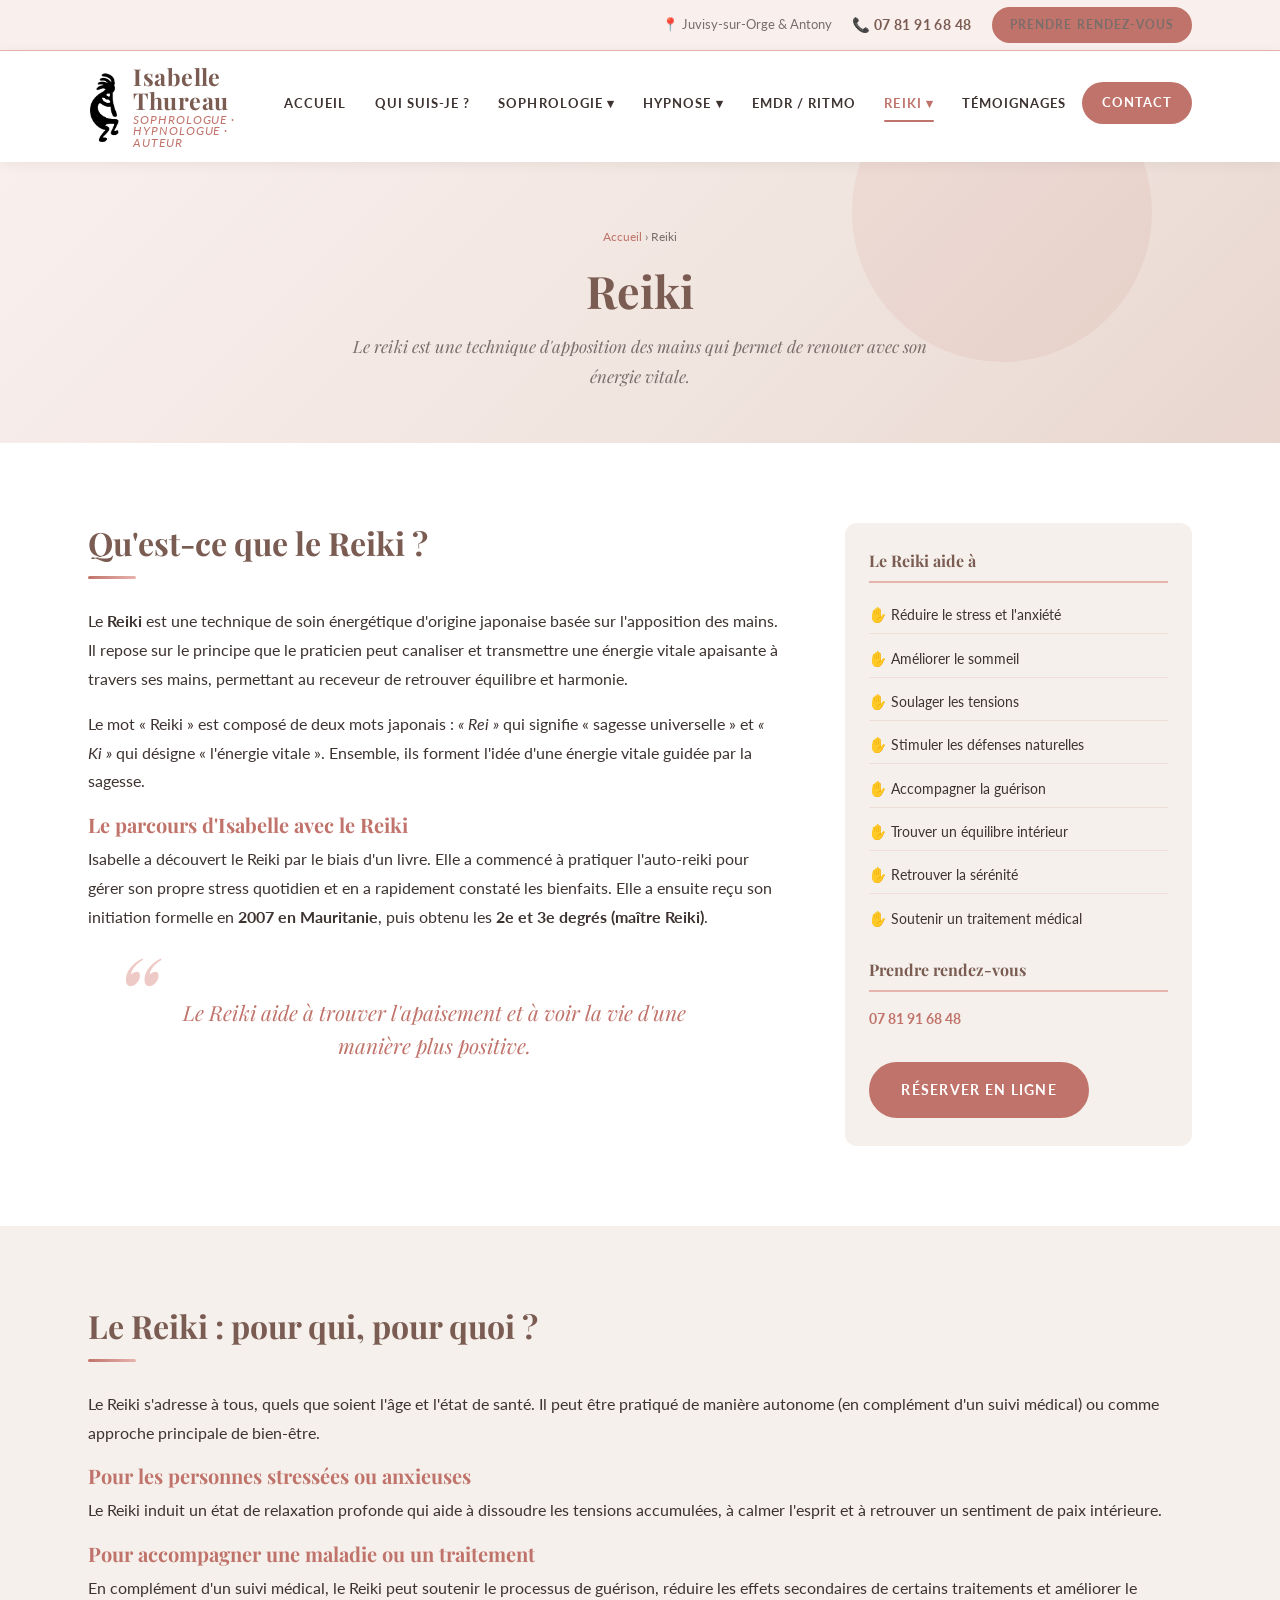
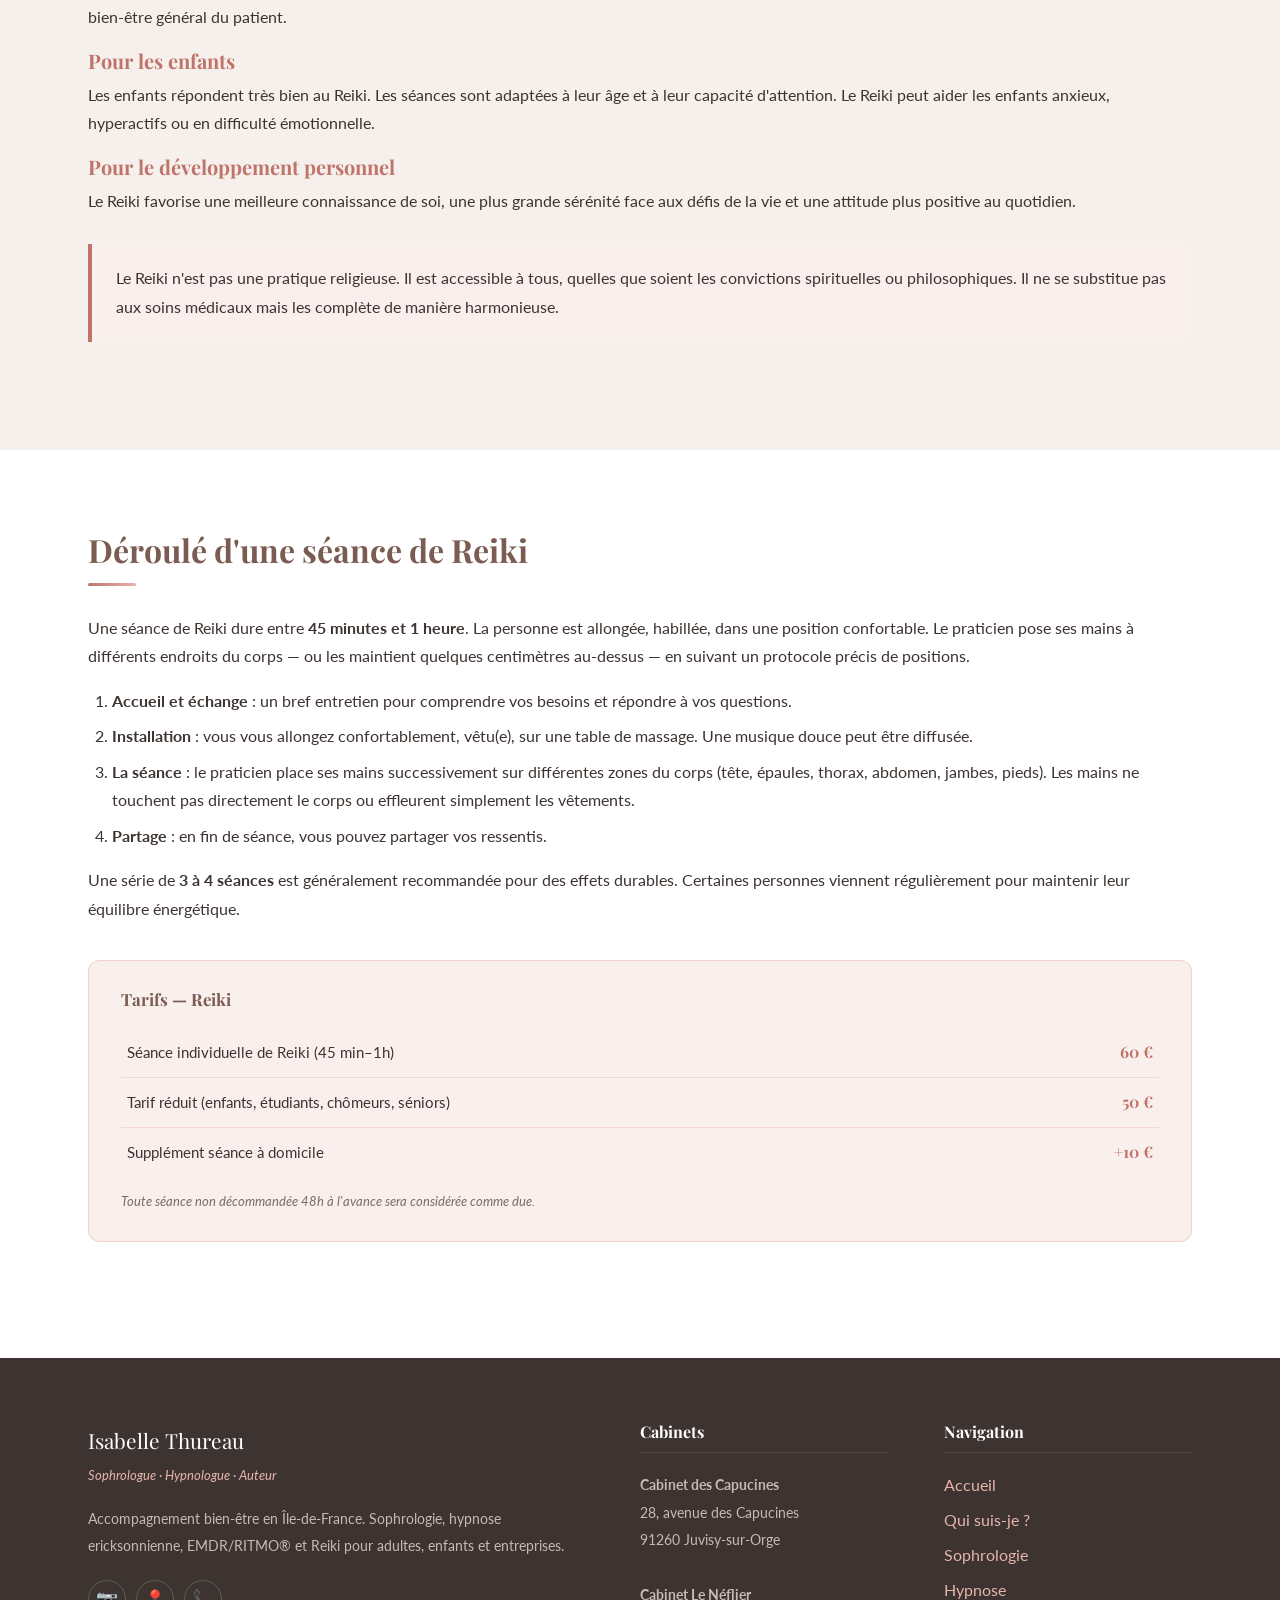
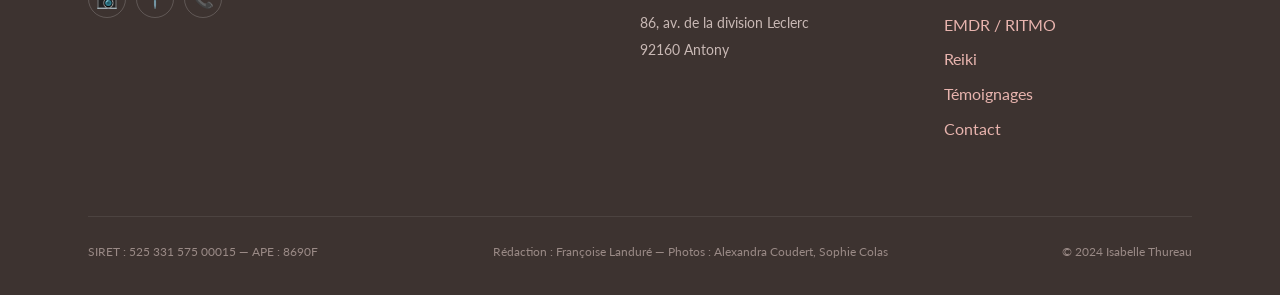
<file: reiki.html>
<!DOCTYPE html>
<html lang="fr">
<head>
  <meta charset="UTF-8" />
  <meta name="viewport" content="width=device-width, initial-scale=1.0" />
  <title>Reiki — Isabelle Thureau, Sophrologue Hypnologue</title>
  <meta name="description" content="Séances de Reiki à Juvisy-sur-Orge et Antony avec Isabelle Thureau, maître Reiki. Reconnectez-vous à votre énergie vitale." />
  <link rel="canonical" href="https://www.isabelle-thureau.fr/reiki.html" />
  <!-- Open Graph -->
  <meta property="og:type" content="website" />
  <meta property="og:locale" content="fr_FR" />
  <meta property="og:site_name" content="Isabelle Thureau — Sophrologue Hypnologue" />
  <meta property="og:title" content="Reiki — Isabelle Thureau, Sophrologue Hypnologue" />
  <meta property="og:description" content="Séances de Reiki à Juvisy-sur-Orge et Antony avec Isabelle Thureau, maître Reiki. Reconnectez-vous à votre énergie vitale." />
  <meta property="og:url" content="https://www.isabelle-thureau.fr/reiki.html" />
  <meta property="og:image" content="https://www.isabelle-thureau.fr/images/kokopeli.png" />
  <!-- Schema.org Service -->
  <script type="application/ld+json">
  {
    "@context": "https://schema.org",
    "@type": "Service",
    "name": "Reiki",
    "description": "Séances de Reiki pour se reconnecter à l'énergie vitale, réduire le stress et favoriser le bien-être.",
    "provider": {
      "@type": "Person",
      "name": "Isabelle Thureau",
      "url": "https://www.isabelle-thureau.fr/"
    },
    "areaServed": ["Juvisy-sur-Orge", "Antony", "Île-de-France"],
    "offers": [
      {"@type": "Offer", "name": "Séance individuelle", "price": "60", "priceCurrency": "EUR"},
      {"@type": "Offer", "name": "Tarif réduit", "price": "50", "priceCurrency": "EUR"}
    ]
  }
  </script>
  <link rel="stylesheet" href="css/style.css" />
</head>
<body>

  <div class="topbar">
    <div class="container">
      <span>📍 Juvisy-sur-Orge &amp; Antony</span>
      <a href="contact.html" class="phone-top">📞 07 81 91 68 48</a>
      <a href="https://www.resalib.fr/praticien/20007-thureau-isabelle-sophrologue-juvisy-sur-orge" target="_blank" rel="noopener" class="btn btn-primary" style="padding:5px 16px;font-size:0.78rem;">Prendre rendez-vous</a>
    </div>
  </div>

  <header id="siteHeader">
    <div class="header-inner">
      <a href="index.html" class="logo">
        <img src="images/kokopeli.png" alt="Isabelle Thureau — Sophrologue Hypnologue" class="logo-img">
        <div class="logo-text">
          <span class="logo-name">Isabelle Thureau</span>
          <span class="logo-tagline">Sophrologue · Hypnologue · Auteur</span>
        </div>
      </a>
      <button class="hamburger" id="hamburgerBtn" aria-label="Menu" aria-expanded="false">
        <span></span><span></span><span></span>
      </button>
      <nav id="mainNav">
        <ul>
          <li><a href="index.html">Accueil</a></li>
          <li><a href="qui-suis-je.html">Qui suis-je ?</a></li>
          <li>
            <a href="sophrologie.html">Sophrologie ▾</a>
            <ul>
              <li><a href="sophrologie.html#presentation">Qu'est-ce que la sophrologie ?</a></li>
              <li><a href="sophrologie.html#travail">Sophrologie au travail</a></li>
              <li><a href="sophrologie.html#enfants">Enfants et adolescents</a></li>
              <li><a href="sophrologie.html#perinatalite">Périnatalité</a></li>
              <li><a href="sophrologie.html#collectif">Séances collectives</a></li>
            </ul>
          </li>
          <li>
            <a href="hypnose.html">Hypnose ▾</a>
            <ul>
              <li><a href="hypnose.html#presentation">Qu'est-ce que l'hypnose ?</a></li>
              <li><a href="hypnose.html#seance">Déroulé d'une séance</a></li>
              <li><a href="hypnose.html#changer">Changer grâce à l'hypnose</a></li>
              <li><a href="hypnose.html#autohypnose">Sessions d'autohypnose</a></li>
              <li><a href="hypnose.html#livre">Livre sur l'auto-hypnose</a></li>
              <li><a href="hypnose.html#pnlh">La PNLH</a></li>
            </ul>
          </li>
          <li><a href="emdr-ritmo.html">EMDR / RITMO</a></li>
          <li class="active">
            <a href="reiki.html">Reiki ▾</a>
            <ul>
              <li><a href="#presentation">Qu'est-ce que le Reiki ?</a></li>
              <li><a href="#pour-qui">Le Reiki : pour qui, pour quoi ?</a></li>
              <li><a href="#deroulement">Déroulé d'une séance</a></li>
            </ul>
          </li>
          <li><a href="temoignages.html">Témoignages</a></li>
          <li><a href="contact.html" class="nav-cta">Contact</a></li>
        </ul>
      </nav>
    </div>
  </header>
  <div class="nav-overlay" id="navOverlay"></div>

  <div class="page-hero">
    <div class="container">
      <div class="breadcrumb"><a href="index.html">Accueil</a> › Reiki</div>
      <h1>Reiki</h1>
      <p class="subtitle">Le reiki est une technique d'apposition des mains qui permet de renouer avec son énergie vitale.</p>
    </div>
  </div>

  <!-- PRESENTATION -->
  <section id="presentation" class="content-section">
    <div class="container">
      <div class="two-col">
        <div>
          <h2 class="section-title" data-animate>Qu'est-ce que le Reiki ?</h2>
          <p data-animate>Le <strong>Reiki</strong> est une technique de soin énergétique d'origine japonaise basée sur l'apposition des mains. Il repose sur le principe que le praticien peut canaliser et transmettre une énergie vitale apaisante à travers ses mains, permettant au receveur de retrouver équilibre et harmonie.</p>

          <p data-animate>Le mot « Reiki » est composé de deux mots japonais : <em>« Rei »</em> qui signifie « sagesse universelle » et <em>« Ki »</em> qui désigne « l'énergie vitale ». Ensemble, ils forment l'idée d'une énergie vitale guidée par la sagesse.</p>

          <h3 data-animate>Le parcours d'Isabelle avec le Reiki</h3>
          <p data-animate>Isabelle a découvert le Reiki par le biais d'un livre. Elle a commencé à pratiquer l'auto-reiki pour gérer son propre stress quotidien et en a rapidement constaté les bienfaits. Elle a ensuite reçu son initiation formelle en <strong>2007 en Mauritanie</strong>, puis obtenu les <strong>2e et 3e degrés (maître Reiki)</strong>.</p>

          <blockquote class="quote-block" data-animate>Le Reiki aide à trouver l'apaisement et à voir la vie d'une manière plus positive.</blockquote>
        </div>

        <aside class="sidebar" data-animate>
          <h3>Le Reiki aide à</h3>
          <ul>
            <li>✋ Réduire le stress et l'anxiété</li>
            <li>✋ Améliorer le sommeil</li>
            <li>✋ Soulager les tensions</li>
            <li>✋ Stimuler les défenses naturelles</li>
            <li>✋ Accompagner la guérison</li>
            <li>✋ Trouver un équilibre intérieur</li>
            <li>✋ Retrouver la sérénité</li>
            <li>✋ Soutenir un traitement médical</li>
          </ul>
          <h3 style="margin-top:24px;">Prendre rendez-vous</h3>
          <p style="font-size:0.9rem;"><a href="tel:0781916848"><strong>07 81 91 68 48</strong></a></p>
          <a href="https://www.resalib.fr/praticien/20007-thureau-isabelle-sophrologue-juvisy-sur-orge" target="_blank" rel="noopener" class="btn btn-primary" style="margin-top:14px;display:inline-block;">Réserver en ligne</a>
        </aside>
      </div>
    </div>
  </section>

  <!-- POUR QUI -->
  <section id="pour-qui" class="content-section alt">
    <div class="container">
      <h2 class="section-title" data-animate>Le Reiki : pour qui, pour quoi ?</h2>

      <p data-animate>Le Reiki s'adresse à tous, quels que soient l'âge et l'état de santé. Il peut être pratiqué de manière autonome (en complément d'un suivi médical) ou comme approche principale de bien-être.</p>

      <h3 data-animate>Pour les personnes stressées ou anxieuses</h3>
      <p data-animate>Le Reiki induit un état de relaxation profonde qui aide à dissoudre les tensions accumulées, à calmer l'esprit et à retrouver un sentiment de paix intérieure.</p>

      <h3 data-animate>Pour accompagner une maladie ou un traitement</h3>
      <p data-animate>En complément d'un suivi médical, le Reiki peut soutenir le processus de guérison, réduire les effets secondaires de certains traitements et améliorer le bien-être général du patient.</p>

      <h3 data-animate>Pour les enfants</h3>
      <p data-animate>Les enfants répondent très bien au Reiki. Les séances sont adaptées à leur âge et à leur capacité d'attention. Le Reiki peut aider les enfants anxieux, hyperactifs ou en difficulté émotionnelle.</p>

      <h3 data-animate>Pour le développement personnel</h3>
      <p data-animate>Le Reiki favorise une meilleure connaissance de soi, une plus grande sérénité face aux défis de la vie et une attitude plus positive au quotidien.</p>

      <div class="highlight-box" data-animate>
        <p>Le Reiki n'est pas une pratique religieuse. Il est accessible à tous, quelles que soient les convictions spirituelles ou philosophiques. Il ne se substitue pas aux soins médicaux mais les complète de manière harmonieuse.</p>
      </div>
    </div>
  </section>

  <!-- DEROULEMENT -->
  <section id="deroulement" class="content-section">
    <div class="container">
      <h2 class="section-title" data-animate>Déroulé d'une séance de Reiki</h2>

      <p data-animate>Une séance de Reiki dure entre <strong>45 minutes et 1 heure</strong>. La personne est allongée, habillée, dans une position confortable. Le praticien pose ses mains à différents endroits du corps — ou les maintient quelques centimètres au-dessus — en suivant un protocole précis de positions.</p>

      <ol data-animate>
        <li><strong>Accueil et échange</strong> : un bref entretien pour comprendre vos besoins et répondre à vos questions.</li>
        <li><strong>Installation</strong> : vous vous allongez confortablement, vêtu(e), sur une table de massage. Une musique douce peut être diffusée.</li>
        <li><strong>La séance</strong> : le praticien place ses mains successivement sur différentes zones du corps (tête, épaules, thorax, abdomen, jambes, pieds). Les mains ne touchent pas directement le corps ou effleurent simplement les vêtements.</li>
        <li><strong>Partage</strong> : en fin de séance, vous pouvez partager vos ressentis.</li>
      </ol>

      <p data-animate>Une série de <strong>3 à 4 séances</strong> est généralement recommandée pour des effets durables. Certaines personnes viennent régulièrement pour maintenir leur équilibre énergétique.</p>

      <div class="pricing-box" data-animate>
        <h3>Tarifs — Reiki</h3>
        <table class="pricing-table">
          <tr><td>Séance individuelle de Reiki (45 min–1h)</td><td>60 €</td></tr>
          <tr><td>Tarif réduit (enfants, étudiants, chômeurs, séniors)</td><td>50 €</td></tr>
          <tr><td>Supplément séance à domicile</td><td>+10 €</td></tr>
        </table>
        <p class="pricing-note">Toute séance non décommandée 48h à l'avance sera considérée comme due.</p>
      </div>
    </div>
  </section>

  <footer>
    <div class="container">
      <div class="footer-grid">
        <div class="footer-brand">
          <div class="brand-name">Isabelle Thureau</div>
          <div class="brand-sub">Sophrologue · Hypnologue · Auteur</div>
          <p>Accompagnement bien-être en Île-de-France. Sophrologie, hypnose ericksonnienne, EMDR/RITMO® et Reiki pour adultes, enfants et entreprises.</p>
          <div class="footer-socials">
            <a href="#" title="Instagram" aria-label="Instagram">📷</a>
            <a href="https://maps.google.com" title="Google Maps" aria-label="Google Maps">📍</a>
            <a href="tel:0781916848" title="Téléphone" aria-label="Appeler">📞</a>
          </div>
        </div>
        <div>
          <h4>Cabinets</h4>
          <address>
            <strong>Cabinet des Capucines</strong><br>
            28, avenue des Capucines<br>
            91260 Juvisy-sur-Orge<br><br>
            <strong>Cabinet Le Néflier</strong><br>
            86, av. de la division Leclerc<br>
            92160 Antony
          </address>
        </div>
        <div>
          <h4>Navigation</h4>
          <ul>
            <li><a href="index.html">Accueil</a></li>
            <li><a href="qui-suis-je.html">Qui suis-je ?</a></li>
            <li><a href="sophrologie.html">Sophrologie</a></li>
            <li><a href="hypnose.html">Hypnose</a></li>
            <li><a href="emdr-ritmo.html">EMDR / RITMO</a></li>
            <li><a href="reiki.html">Reiki</a></li>
            <li><a href="temoignages.html">Témoignages</a></li>
            <li><a href="contact.html">Contact</a></li>
          </ul>
        </div>
      </div>
      <div class="footer-bottom">
        <span>SIRET : 525 331 575 00015 — APE : 8690F</span>
        <span>Rédaction : Françoise Landuré — Photos : Alexandra Coudert, Sophie Colas</span>
        <span>© 2024 Isabelle Thureau</span>
      </div>
    </div>
  </footer>

  <script src="js/main.js"></script>
</body>
</html>
</file>
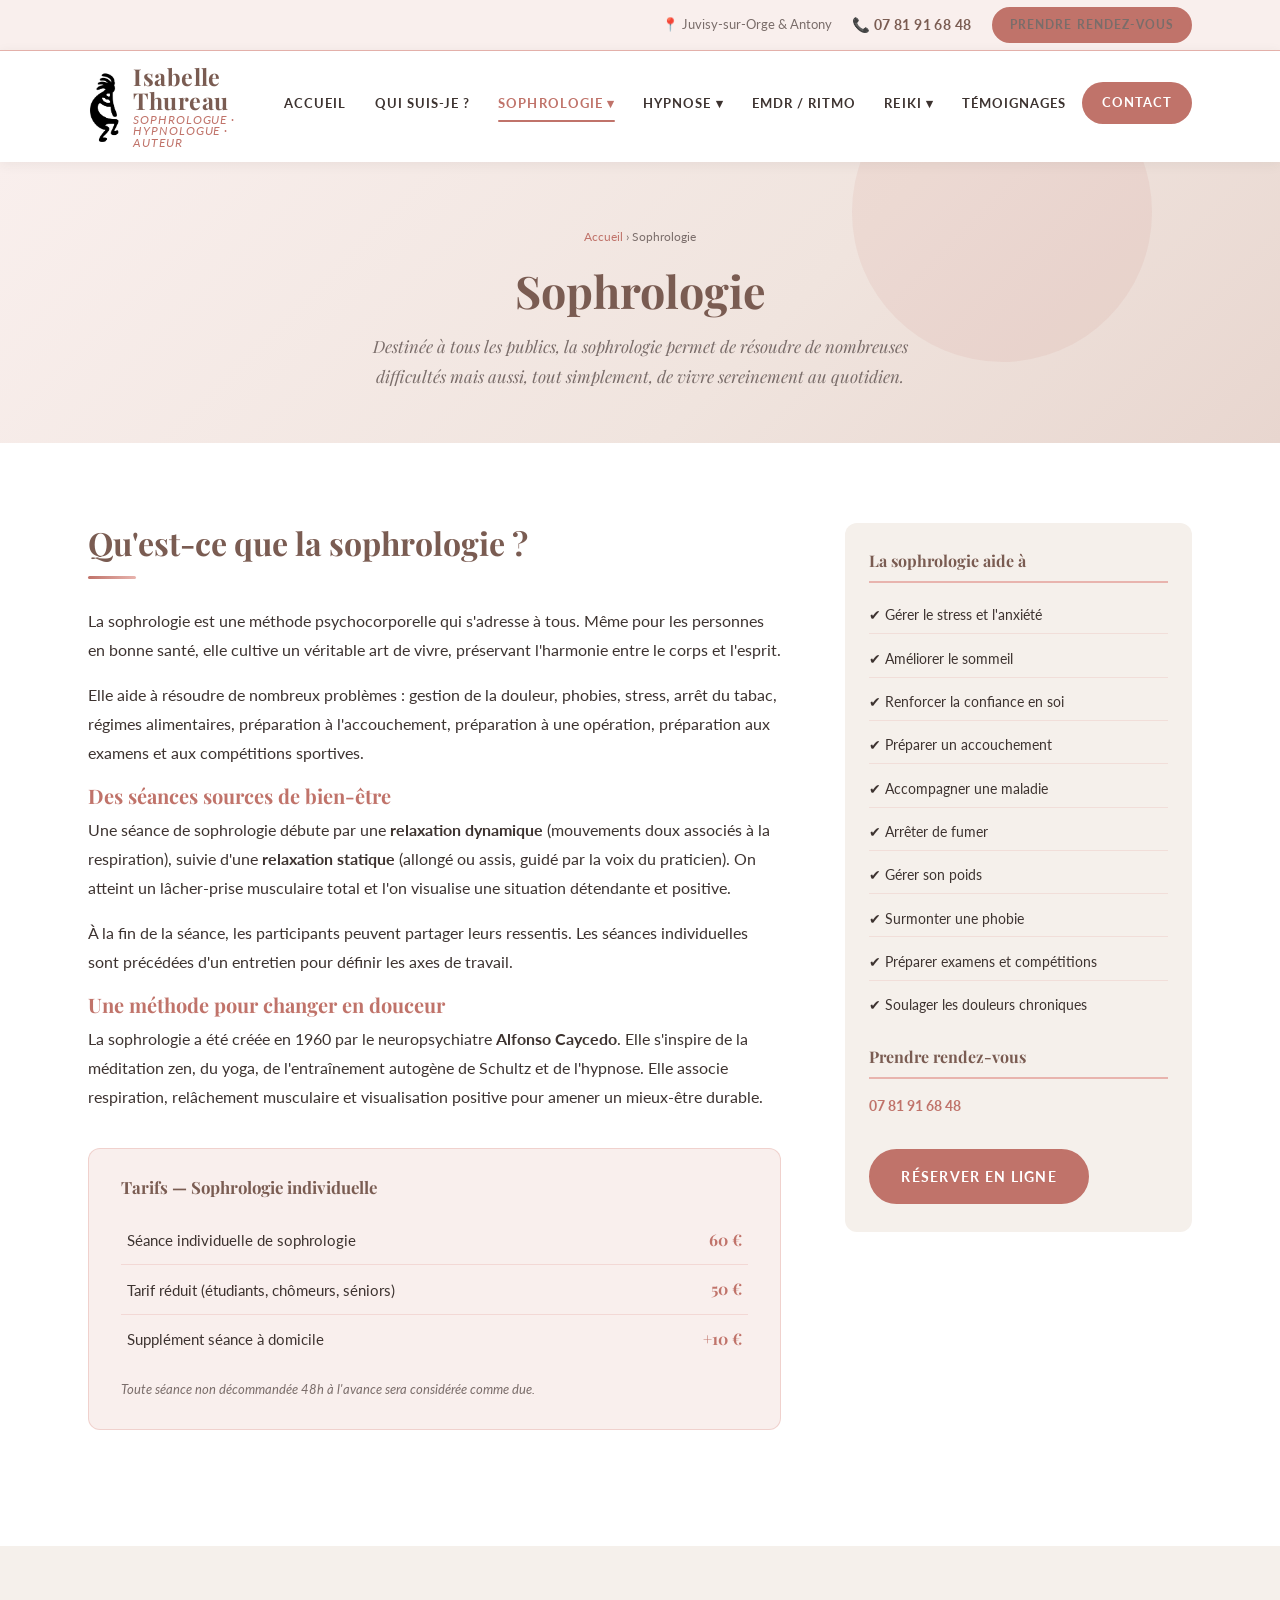
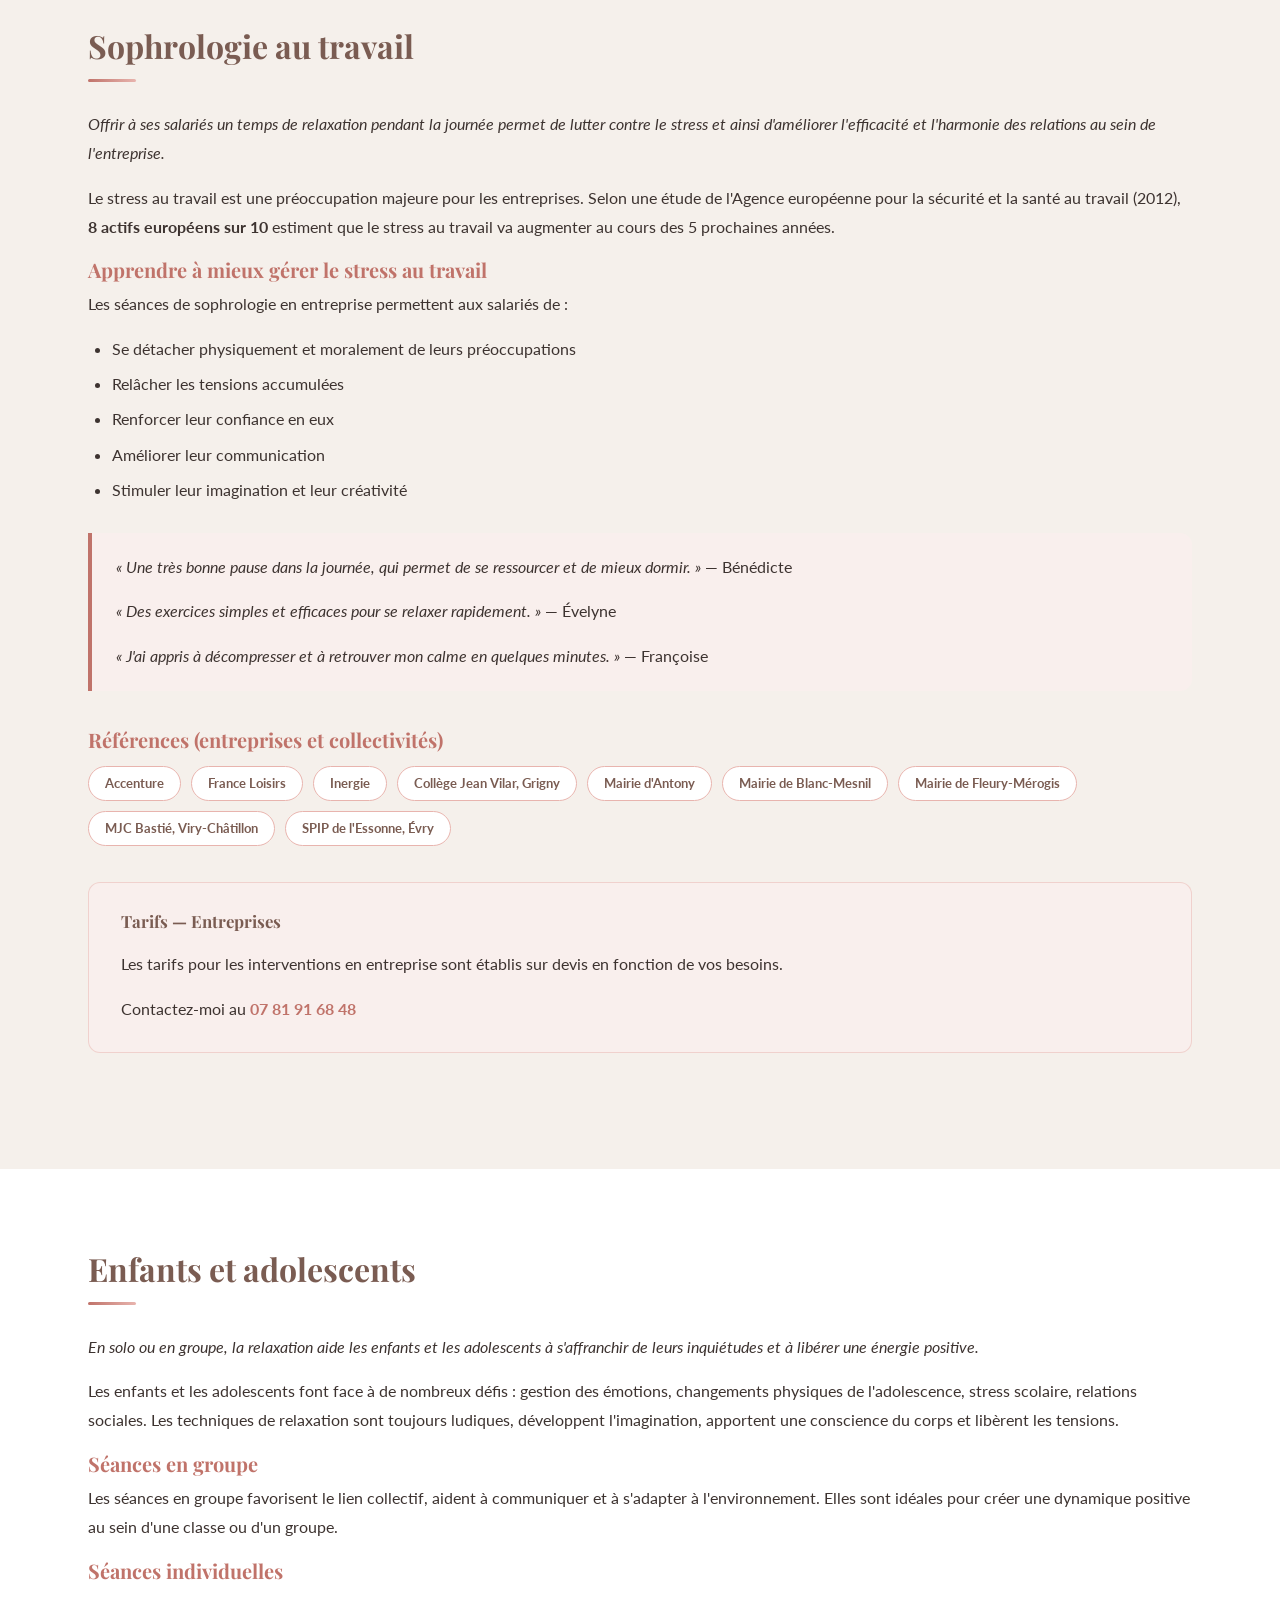
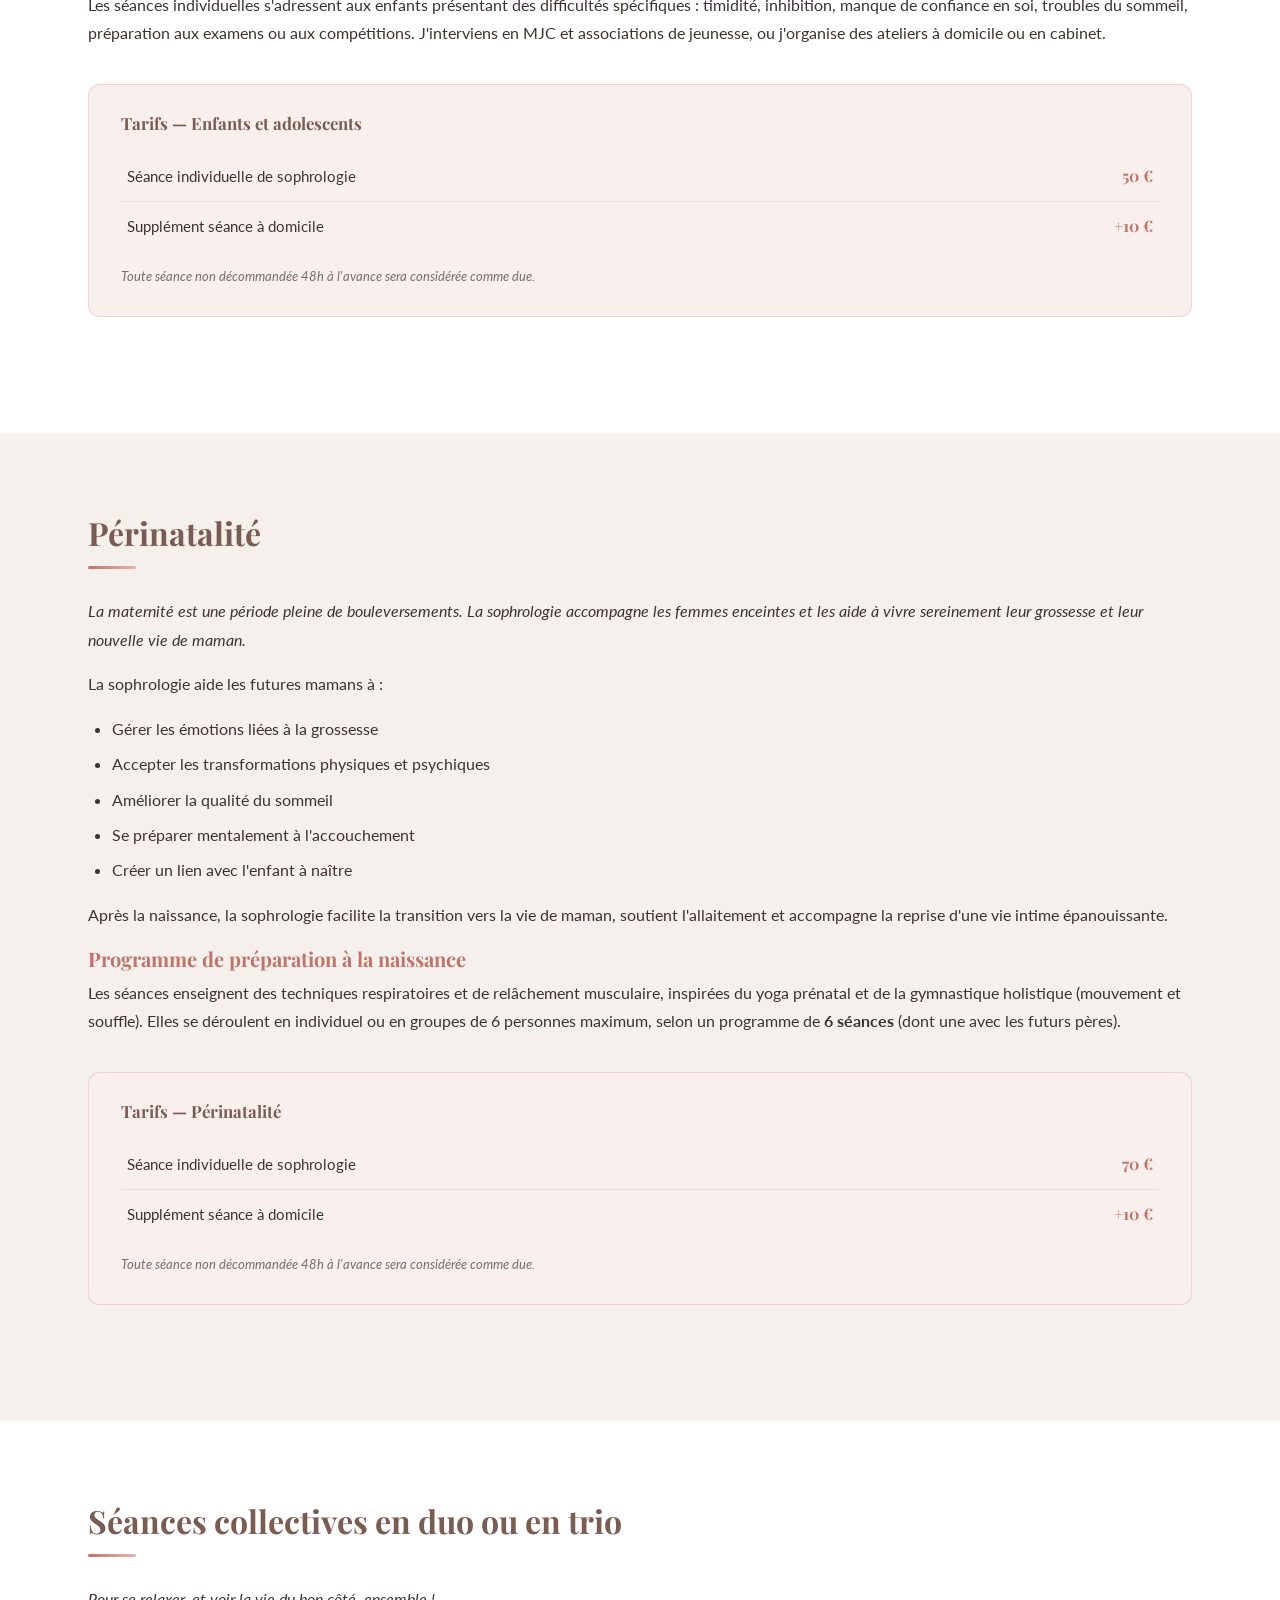
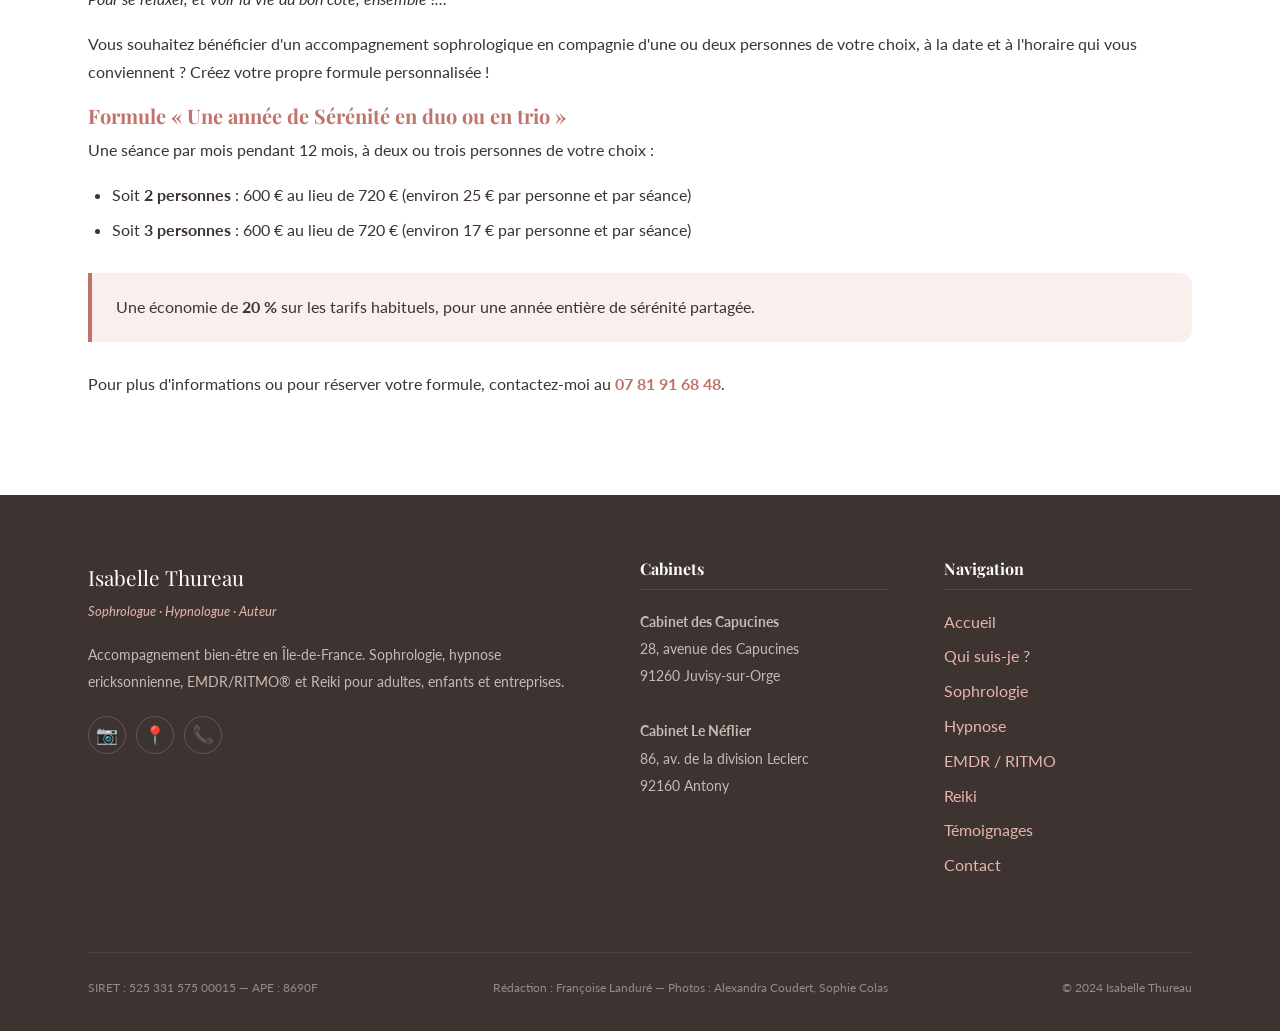
<file: sophrologie.html>
<!DOCTYPE html>
<html lang="fr">
<head>
  <meta charset="UTF-8" />
  <meta name="viewport" content="width=device-width, initial-scale=1.0" />
  <title>Sophrologie — Isabelle Thureau, Sophrologue à Juvisy-sur-Orge &amp; Antony</title>
  <meta name="description" content="Sophrologie individuelle et collective à Juvisy-sur-Orge et Antony. Gestion du stress, périnatalité, enfants, entreprises." />
  <link rel="canonical" href="https://www.isabelle-thureau.fr/sophrologie.html" />
  <!-- Open Graph -->
  <meta property="og:type" content="website" />
  <meta property="og:locale" content="fr_FR" />
  <meta property="og:site_name" content="Isabelle Thureau — Sophrologue Hypnologue" />
  <meta property="og:title" content="Sophrologie — Isabelle Thureau, Sophrologue à Juvisy-sur-Orge &amp; Antony" />
  <meta property="og:description" content="Sophrologie individuelle et collective à Juvisy-sur-Orge et Antony. Gestion du stress, périnatalité, enfants, entreprises." />
  <meta property="og:url" content="https://www.isabelle-thureau.fr/sophrologie.html" />
  <meta property="og:image" content="https://www.isabelle-thureau.fr/images/kokopeli.png" />
  <!-- Schema.org Service -->
  <script type="application/ld+json">
  {
    "@context": "https://schema.org",
    "@type": "Service",
    "name": "Sophrologie",
    "description": "Séances de sophrologie individuelle et collective pour la gestion du stress, la périnatalité, les enfants et en entreprise.",
    "provider": {
      "@type": "Person",
      "name": "Isabelle Thureau",
      "url": "https://www.isabelle-thureau.fr/"
    },
    "areaServed": ["Juvisy-sur-Orge", "Antony", "Île-de-France"],
    "offers": [
      {"@type": "Offer", "name": "Séance individuelle", "price": "60", "priceCurrency": "EUR"},
      {"@type": "Offer", "name": "Tarif réduit", "price": "50", "priceCurrency": "EUR"}
    ]
  }
  </script>
  <link rel="stylesheet" href="css/style.css" />
</head>
<body>

  <div class="topbar">
    <div class="container">
      <span>📍 Juvisy-sur-Orge &amp; Antony</span>
      <a href="contact.html" class="phone-top">📞 07 81 91 68 48</a>
      <a href="https://www.resalib.fr/praticien/20007-thureau-isabelle-sophrologue-juvisy-sur-orge" target="_blank" rel="noopener" class="btn btn-primary" style="padding:5px 16px;font-size:0.78rem;">Prendre rendez-vous</a>
    </div>
  </div>

  <header id="siteHeader">
    <div class="header-inner">
      <a href="index.html" class="logo">
        <img src="images/kokopeli.png" alt="Isabelle Thureau — Sophrologue Hypnologue" class="logo-img">
        <div class="logo-text">
          <span class="logo-name">Isabelle Thureau</span>
          <span class="logo-tagline">Sophrologue · Hypnologue · Auteur</span>
        </div>
      </a>
      <button class="hamburger" id="hamburgerBtn" aria-label="Menu" aria-expanded="false">
        <span></span><span></span><span></span>
      </button>
      <nav id="mainNav">
        <ul>
          <li><a href="index.html">Accueil</a></li>
          <li><a href="qui-suis-je.html">Qui suis-je ?</a></li>
          <li class="active">
            <a href="sophrologie.html">Sophrologie ▾</a>
            <ul>
              <li><a href="#presentation">Qu'est-ce que la sophrologie ?</a></li>
              <li><a href="#travail">Sophrologie au travail</a></li>
              <li><a href="#enfants">Enfants et adolescents</a></li>
              <li><a href="#perinatalite">Périnatalité</a></li>
              <li><a href="#collectif">Séances collectives</a></li>
            </ul>
          </li>
          <li>
            <a href="hypnose.html">Hypnose ▾</a>
            <ul>
              <li><a href="hypnose.html#presentation">Qu'est-ce que l'hypnose ?</a></li>
              <li><a href="hypnose.html#seance">Déroulé d'une séance</a></li>
              <li><a href="hypnose.html#changer">Changer grâce à l'hypnose</a></li>
              <li><a href="hypnose.html#autohypnose">Sessions d'autohypnose</a></li>
              <li><a href="hypnose.html#livre">Livre sur l'auto-hypnose</a></li>
              <li><a href="hypnose.html#pnlh">La PNLH</a></li>
            </ul>
          </li>
          <li><a href="emdr-ritmo.html">EMDR / RITMO</a></li>
          <li>
            <a href="reiki.html">Reiki ▾</a>
            <ul>
              <li><a href="reiki.html#presentation">Qu'est-ce que le Reiki ?</a></li>
              <li><a href="reiki.html#pour-qui">Le Reiki : pour qui, pour quoi ?</a></li>
              <li><a href="reiki.html#deroulement">Déroulé d'une séance</a></li>
            </ul>
          </li>
          <li><a href="temoignages.html">Témoignages</a></li>
          <li><a href="contact.html" class="nav-cta">Contact</a></li>
        </ul>
      </nav>
    </div>
  </header>
  <div class="nav-overlay" id="navOverlay"></div>

  <div class="page-hero">
    <div class="container">
      <div class="breadcrumb"><a href="index.html">Accueil</a> › Sophrologie</div>
      <h1>Sophrologie</h1>
      <p class="subtitle">Destinée à tous les publics, la sophrologie permet de résoudre de nombreuses difficultés mais aussi, tout simplement, de vivre sereinement au quotidien.</p>
    </div>
  </div>

  <!-- PRESENTATION -->
  <section id="presentation" class="content-section">
    <div class="container">
      <div class="two-col">
        <div>
          <h2 class="section-title" data-animate>Qu'est-ce que la sophrologie ?</h2>
          <p data-animate>La sophrologie est une méthode psychocorporelle qui s'adresse à tous. Même pour les personnes en bonne santé, elle cultive un véritable art de vivre, préservant l'harmonie entre le corps et l'esprit.</p>
          <p data-animate>Elle aide à résoudre de nombreux problèmes : gestion de la douleur, phobies, stress, arrêt du tabac, régimes alimentaires, préparation à l'accouchement, préparation à une opération, préparation aux examens et aux compétitions sportives.</p>

          <h3 data-animate>Des séances sources de bien-être</h3>
          <p data-animate>Une séance de sophrologie débute par une <strong>relaxation dynamique</strong> (mouvements doux associés à la respiration), suivie d'une <strong>relaxation statique</strong> (allongé ou assis, guidé par la voix du praticien). On atteint un lâcher-prise musculaire total et l'on visualise une situation détendante et positive.</p>
          <p data-animate>À la fin de la séance, les participants peuvent partager leurs ressentis. Les séances individuelles sont précédées d'un entretien pour définir les axes de travail.</p>

          <h3 data-animate>Une méthode pour changer en douceur</h3>
          <p data-animate>La sophrologie a été créée en 1960 par le neuropsychiatre <strong>Alfonso Caycedo</strong>. Elle s'inspire de la méditation zen, du yoga, de l'entraînement autogène de Schultz et de l'hypnose. Elle associe respiration, relâchement musculaire et visualisation positive pour amener un mieux-être durable.</p>

          <div class="pricing-box" data-animate>
            <h3>Tarifs — Sophrologie individuelle</h3>
            <table class="pricing-table">
              <tr><td>Séance individuelle de sophrologie</td><td>60 €</td></tr>
              <tr><td>Tarif réduit (étudiants, chômeurs, séniors)</td><td>50 €</td></tr>
              <tr><td>Supplément séance à domicile</td><td>+10 €</td></tr>
            </table>
            <p class="pricing-note">Toute séance non décommandée 48h à l'avance sera considérée comme due.</p>
          </div>
        </div>
        <aside class="sidebar" data-animate>
          <h3>La sophrologie aide à</h3>
          <ul>
            <li>✔ Gérer le stress et l'anxiété</li>
            <li>✔ Améliorer le sommeil</li>
            <li>✔ Renforcer la confiance en soi</li>
            <li>✔ Préparer un accouchement</li>
            <li>✔ Accompagner une maladie</li>
            <li>✔ Arrêter de fumer</li>
            <li>✔ Gérer son poids</li>
            <li>✔ Surmonter une phobie</li>
            <li>✔ Préparer examens et compétitions</li>
            <li>✔ Soulager les douleurs chroniques</li>
          </ul>
          <h3 style="margin-top:24px;">Prendre rendez-vous</h3>
          <p style="font-size:0.9rem;"><a href="tel:0781916848"><strong>07 81 91 68 48</strong></a></p>
          <a href="https://www.resalib.fr/praticien/20007-thureau-isabelle-sophrologue-juvisy-sur-orge" target="_blank" rel="noopener" class="btn btn-primary" style="margin-top:14px;display:inline-block;">Réserver en ligne</a>
        </aside>
      </div>
    </div>
  </section>

  <!-- AU TRAVAIL -->
  <section id="travail" class="content-section alt">
    <div class="container">
      <h2 class="section-title" data-animate>Sophrologie au travail</h2>
      <p data-animate><em>Offrir à ses salariés un temps de relaxation pendant la journée permet de lutter contre le stress et ainsi d'améliorer l'efficacité et l'harmonie des relations au sein de l'entreprise.</em></p>

      <p data-animate>Le stress au travail est une préoccupation majeure pour les entreprises. Selon une étude de l'Agence européenne pour la sécurité et la santé au travail (2012), <strong>8 actifs européens sur 10</strong> estiment que le stress au travail va augmenter au cours des 5 prochaines années.</p>

      <h3 data-animate>Apprendre à mieux gérer le stress au travail</h3>
      <p data-animate>Les séances de sophrologie en entreprise permettent aux salariés de :</p>
      <ul data-animate>
        <li>Se détacher physiquement et moralement de leurs préoccupations</li>
        <li>Relâcher les tensions accumulées</li>
        <li>Renforcer leur confiance en eux</li>
        <li>Améliorer leur communication</li>
        <li>Stimuler leur imagination et leur créativité</li>
      </ul>

      <div class="highlight-box" data-animate>
        <p><em>« Une très bonne pause dans la journée, qui permet de se ressourcer et de mieux dormir. »</em> — Bénédicte</p>
        <p><em>« Des exercices simples et efficaces pour se relaxer rapidement. »</em> — Évelyne</p>
        <p style="margin-bottom:0;"><em>« J'ai appris à décompresser et à retrouver mon calme en quelques minutes. »</em> — Françoise</p>
      </div>

      <h3 style="margin-top:36px;" data-animate>Références (entreprises et collectivités)</h3>
      <div class="references-grid" data-animate>
        <span class="ref-tag">Accenture</span>
        <span class="ref-tag">France Loisirs</span>
        <span class="ref-tag">Inergie</span>
        <span class="ref-tag">Collège Jean Vilar, Grigny</span>
        <span class="ref-tag">Mairie d'Antony</span>
        <span class="ref-tag">Mairie de Blanc-Mesnil</span>
        <span class="ref-tag">Mairie de Fleury-Mérogis</span>
        <span class="ref-tag">MJC Bastié, Viry-Châtillon</span>
        <span class="ref-tag">SPIP de l'Essonne, Évry</span>
      </div>

      <div class="pricing-box" style="margin-top:36px;" data-animate>
        <h3>Tarifs — Entreprises</h3>
        <p>Les tarifs pour les interventions en entreprise sont établis sur devis en fonction de vos besoins.</p>
        <p style="margin-bottom:0;">Contactez-moi au <a href="tel:0781916848"><strong>07 81 91 68 48</strong></a></p>
      </div>
    </div>
  </section>

  <!-- ENFANTS -->
  <section id="enfants" class="content-section">
    <div class="container">
      <h2 class="section-title" data-animate>Enfants et adolescents</h2>
      <p data-animate><em>En solo ou en groupe, la relaxation aide les enfants et les adolescents à s'affranchir de leurs inquiétudes et à libérer une énergie positive.</em></p>

      <p data-animate>Les enfants et les adolescents font face à de nombreux défis : gestion des émotions, changements physiques de l'adolescence, stress scolaire, relations sociales. Les techniques de relaxation sont toujours ludiques, développent l'imagination, apportent une conscience du corps et libèrent les tensions.</p>

      <h3 data-animate>Séances en groupe</h3>
      <p data-animate>Les séances en groupe favorisent le lien collectif, aident à communiquer et à s'adapter à l'environnement. Elles sont idéales pour créer une dynamique positive au sein d'une classe ou d'un groupe.</p>

      <h3 data-animate>Séances individuelles</h3>
      <p data-animate>Les séances individuelles s'adressent aux enfants présentant des difficultés spécifiques : timidité, inhibition, manque de confiance en soi, troubles du sommeil, préparation aux examens ou aux compétitions. J'interviens en MJC et associations de jeunesse, ou j'organise des ateliers à domicile ou en cabinet.</p>

      <div class="pricing-box" data-animate>
        <h3>Tarifs — Enfants et adolescents</h3>
        <table class="pricing-table">
          <tr><td>Séance individuelle de sophrologie</td><td>50 €</td></tr>
          <tr><td>Supplément séance à domicile</td><td>+10 €</td></tr>
        </table>
        <p class="pricing-note">Toute séance non décommandée 48h à l'avance sera considérée comme due.</p>
      </div>
    </div>
  </section>

  <!-- PERINATALITE -->
  <section id="perinatalite" class="content-section alt">
    <div class="container">
      <h2 class="section-title" data-animate>Périnatalité</h2>
      <p data-animate><em>La maternité est une période pleine de bouleversements. La sophrologie accompagne les femmes enceintes et les aide à vivre sereinement leur grossesse et leur nouvelle vie de maman.</em></p>

      <p data-animate>La sophrologie aide les futures mamans à :</p>
      <ul data-animate>
        <li>Gérer les émotions liées à la grossesse</li>
        <li>Accepter les transformations physiques et psychiques</li>
        <li>Améliorer la qualité du sommeil</li>
        <li>Se préparer mentalement à l'accouchement</li>
        <li>Créer un lien avec l'enfant à naître</li>
      </ul>

      <p data-animate>Après la naissance, la sophrologie facilite la transition vers la vie de maman, soutient l'allaitement et accompagne la reprise d'une vie intime épanouissante.</p>

      <h3 data-animate>Programme de préparation à la naissance</h3>
      <p data-animate>Les séances enseignent des techniques respiratoires et de relâchement musculaire, inspirées du yoga prénatal et de la gymnastique holistique (mouvement et souffle). Elles se déroulent en individuel ou en groupes de 6 personnes maximum, selon un programme de <strong>6 séances</strong> (dont une avec les futurs pères).</p>

      <div class="pricing-box" data-animate>
        <h3>Tarifs — Périnatalité</h3>
        <table class="pricing-table">
          <tr><td>Séance individuelle de sophrologie</td><td>70 €</td></tr>
          <tr><td>Supplément séance à domicile</td><td>+10 €</td></tr>
        </table>
        <p class="pricing-note">Toute séance non décommandée 48h à l'avance sera considérée comme due.</p>
      </div>
    </div>
  </section>

  <!-- COLLECTIF -->
  <section id="collectif" class="content-section">
    <div class="container">
      <h2 class="section-title" data-animate>Séances collectives en duo ou en trio</h2>
      <p data-animate><em>Pour se relaxer, et voir la vie du bon côté, ensemble !…</em></p>

      <p data-animate>Vous souhaitez bénéficier d'un accompagnement sophrologique en compagnie d'une ou deux personnes de votre choix, à la date et à l'horaire qui vous conviennent ? Créez votre propre formule personnalisée !</p>

      <h3 data-animate>Formule « Une année de Sérénité en duo ou en trio »</h3>
      <p data-animate>Une séance par mois pendant 12 mois, à deux ou trois personnes de votre choix :</p>
      <ul data-animate>
        <li>Soit <strong>2 personnes</strong> : 600 € au lieu de 720 € (environ 25 € par personne et par séance)</li>
        <li>Soit <strong>3 personnes</strong> : 600 € au lieu de 720 € (environ 17 € par personne et par séance)</li>
      </ul>

      <div class="highlight-box" data-animate>
        <p>Une économie de <strong>20 %</strong> sur les tarifs habituels, pour une année entière de sérénité partagée.</p>
      </div>

      <p data-animate>Pour plus d'informations ou pour réserver votre formule, contactez-moi au <a href="tel:0781916848"><strong>07 81 91 68 48</strong></a>.</p>
    </div>
  </section>

  <footer>
    <div class="container">
      <div class="footer-grid">
        <div class="footer-brand">
          <div class="brand-name">Isabelle Thureau</div>
          <div class="brand-sub">Sophrologue · Hypnologue · Auteur</div>
          <p>Accompagnement bien-être en Île-de-France. Sophrologie, hypnose ericksonnienne, EMDR/RITMO® et Reiki pour adultes, enfants et entreprises.</p>
          <div class="footer-socials">
            <a href="#" title="Instagram" aria-label="Instagram">📷</a>
            <a href="https://maps.google.com" title="Google Maps" aria-label="Google Maps">📍</a>
            <a href="tel:0781916848" title="Téléphone" aria-label="Appeler">📞</a>
          </div>
        </div>
        <div>
          <h4>Cabinets</h4>
          <address>
            <strong>Cabinet des Capucines</strong><br>
            28, avenue des Capucines<br>
            91260 Juvisy-sur-Orge<br><br>
            <strong>Cabinet Le Néflier</strong><br>
            86, av. de la division Leclerc<br>
            92160 Antony
          </address>
        </div>
        <div>
          <h4>Navigation</h4>
          <ul>
            <li><a href="index.html">Accueil</a></li>
            <li><a href="qui-suis-je.html">Qui suis-je ?</a></li>
            <li><a href="sophrologie.html">Sophrologie</a></li>
            <li><a href="hypnose.html">Hypnose</a></li>
            <li><a href="emdr-ritmo.html">EMDR / RITMO</a></li>
            <li><a href="reiki.html">Reiki</a></li>
            <li><a href="temoignages.html">Témoignages</a></li>
            <li><a href="contact.html">Contact</a></li>
          </ul>
        </div>
      </div>
      <div class="footer-bottom">
        <span>SIRET : 525 331 575 00015 — APE : 8690F</span>
        <span>Rédaction : Françoise Landuré — Photos : Alexandra Coudert, Sophie Colas</span>
        <span>© 2024 Isabelle Thureau</span>
      </div>
    </div>
  </footer>

  <script src="js/main.js"></script>
</body>
</html>
</file>
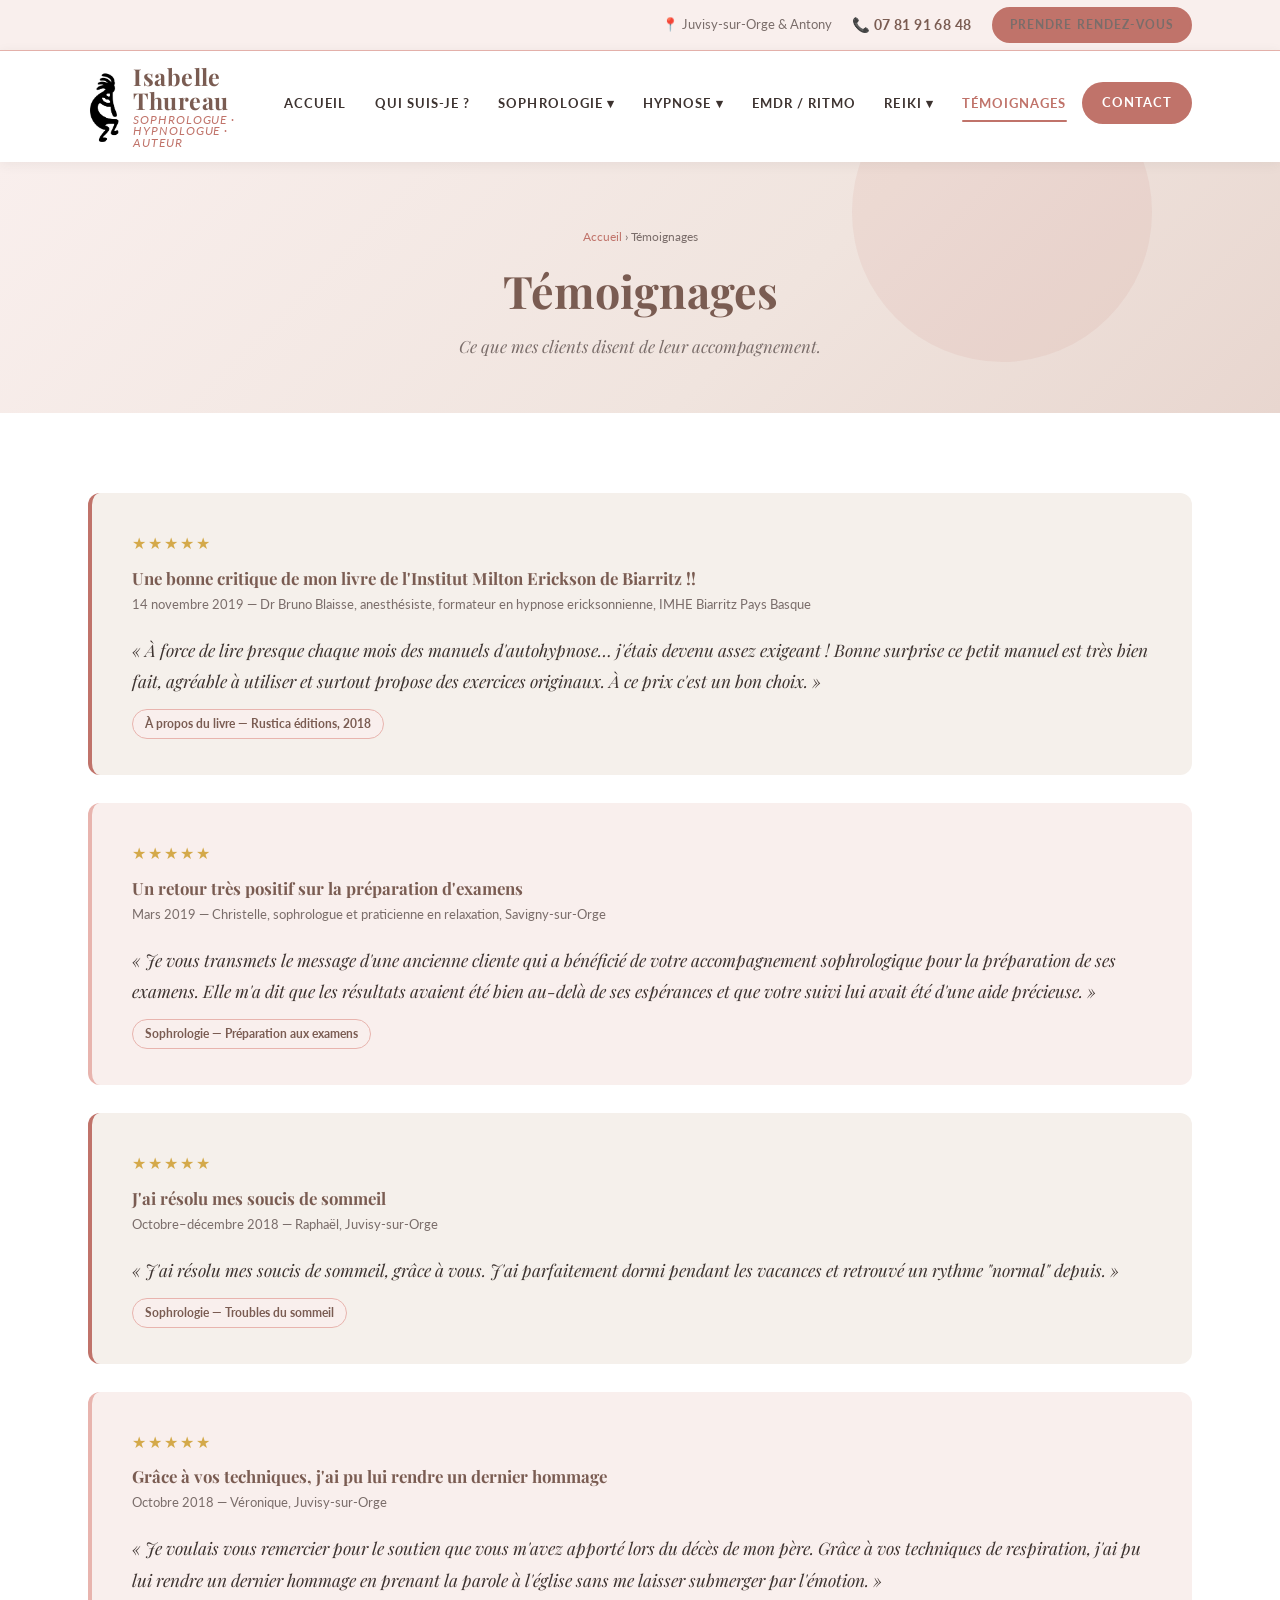
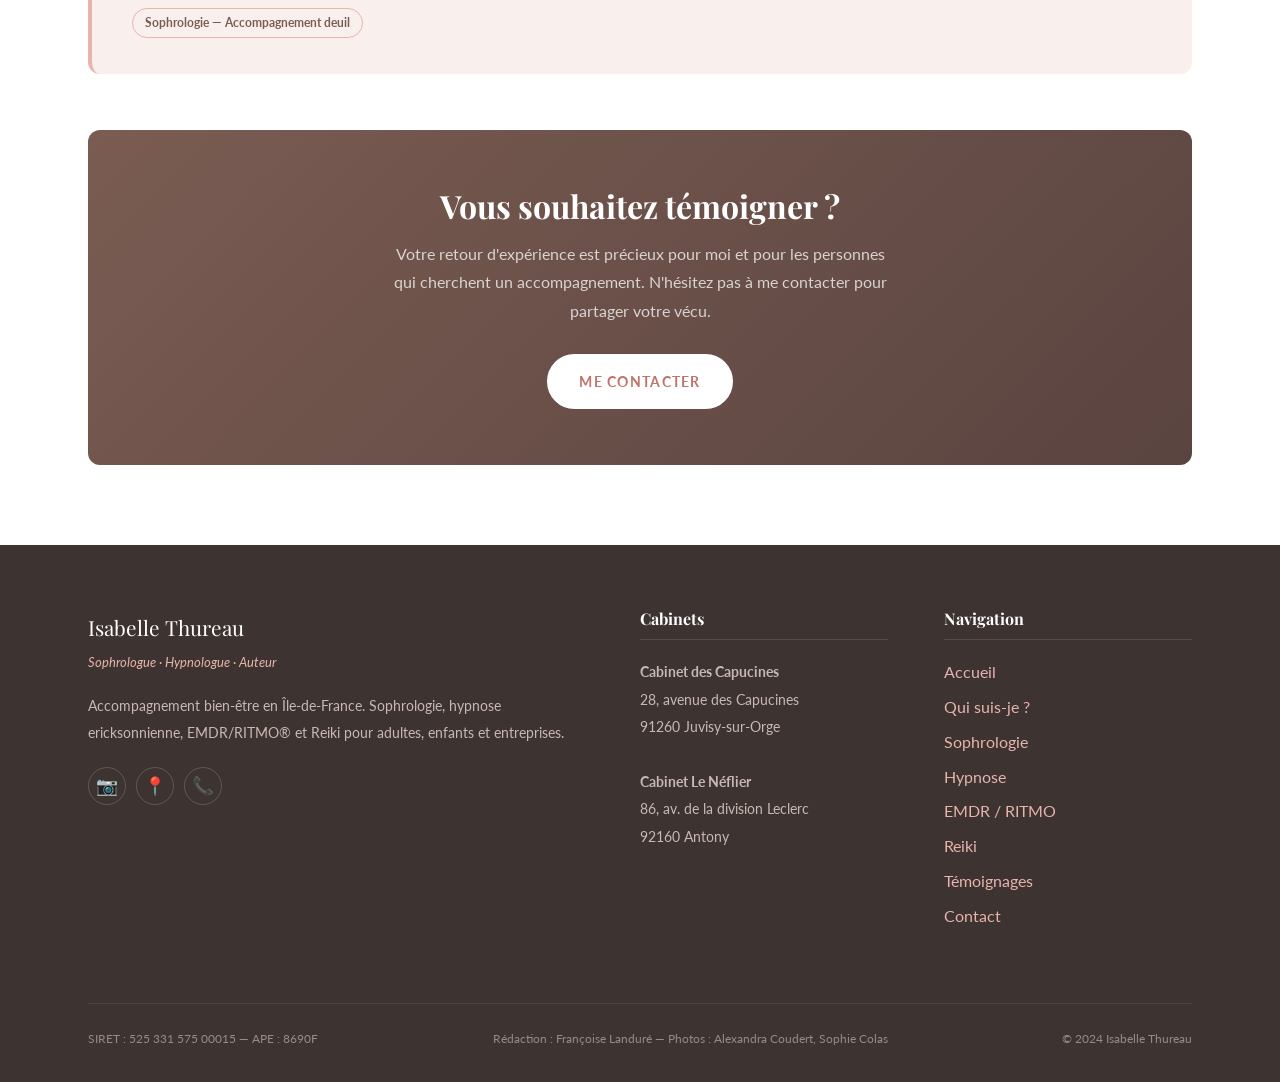
<file: temoignages.html>
<!DOCTYPE html>
<html lang="fr">
<head>
  <meta charset="UTF-8" />
  <meta name="viewport" content="width=device-width, initial-scale=1.0" />
  <title>Témoignages — Isabelle Thureau, Sophrologue Hypnologue</title>
  <meta name="description" content="Témoignages de clients d'Isabelle Thureau, sophrologue et hypnologue à Juvisy-sur-Orge et Antony." />
  <link rel="canonical" href="https://www.isabelle-thureau.fr/temoignages.html" />
  <!-- Open Graph -->
  <meta property="og:type" content="website" />
  <meta property="og:locale" content="fr_FR" />
  <meta property="og:site_name" content="Isabelle Thureau — Sophrologue Hypnologue" />
  <meta property="og:title" content="Témoignages — Isabelle Thureau, Sophrologue Hypnologue" />
  <meta property="og:description" content="Témoignages de clients d'Isabelle Thureau, sophrologue et hypnologue à Juvisy-sur-Orge et Antony." />
  <meta property="og:url" content="https://www.isabelle-thureau.fr/temoignages.html" />
  <meta property="og:image" content="https://www.isabelle-thureau.fr/images/kokopeli.png" />
  <link rel="stylesheet" href="css/style.css" />
</head>
<body>

  <div class="topbar">
    <div class="container">
      <span>📍 Juvisy-sur-Orge &amp; Antony</span>
      <a href="contact.html" class="phone-top">📞 07 81 91 68 48</a>
      <a href="https://www.resalib.fr/praticien/20007-thureau-isabelle-sophrologue-juvisy-sur-orge" target="_blank" rel="noopener" class="btn btn-primary" style="padding:5px 16px;font-size:0.78rem;">Prendre rendez-vous</a>
    </div>
  </div>

  <header id="siteHeader">
    <div class="header-inner">
      <a href="index.html" class="logo">
        <img src="images/kokopeli.png" alt="Isabelle Thureau — Sophrologue Hypnologue" class="logo-img">
        <div class="logo-text">
          <span class="logo-name">Isabelle Thureau</span>
          <span class="logo-tagline">Sophrologue · Hypnologue · Auteur</span>
        </div>
      </a>
      <button class="hamburger" id="hamburgerBtn" aria-label="Menu" aria-expanded="false">
        <span></span><span></span><span></span>
      </button>
      <nav id="mainNav">
        <ul>
          <li><a href="index.html">Accueil</a></li>
          <li><a href="qui-suis-je.html">Qui suis-je ?</a></li>
          <li>
            <a href="sophrologie.html">Sophrologie ▾</a>
            <ul>
              <li><a href="sophrologie.html#presentation">Qu'est-ce que la sophrologie ?</a></li>
              <li><a href="sophrologie.html#travail">Sophrologie au travail</a></li>
              <li><a href="sophrologie.html#enfants">Enfants et adolescents</a></li>
              <li><a href="sophrologie.html#perinatalite">Périnatalité</a></li>
              <li><a href="sophrologie.html#collectif">Séances collectives</a></li>
            </ul>
          </li>
          <li>
            <a href="hypnose.html">Hypnose ▾</a>
            <ul>
              <li><a href="hypnose.html#presentation">Qu'est-ce que l'hypnose ?</a></li>
              <li><a href="hypnose.html#seance">Déroulé d'une séance</a></li>
              <li><a href="hypnose.html#changer">Changer grâce à l'hypnose</a></li>
              <li><a href="hypnose.html#autohypnose">Sessions d'autohypnose</a></li>
              <li><a href="hypnose.html#livre">Livre sur l'auto-hypnose</a></li>
              <li><a href="hypnose.html#pnlh">La PNLH</a></li>
            </ul>
          </li>
          <li><a href="emdr-ritmo.html">EMDR / RITMO</a></li>
          <li>
            <a href="reiki.html">Reiki ▾</a>
            <ul>
              <li><a href="reiki.html#presentation">Qu'est-ce que le Reiki ?</a></li>
              <li><a href="reiki.html#pour-qui">Le Reiki : pour qui, pour quoi ?</a></li>
              <li><a href="reiki.html#deroulement">Déroulé d'une séance</a></li>
            </ul>
          </li>
          <li class="active"><a href="temoignages.html">Témoignages</a></li>
          <li><a href="contact.html" class="nav-cta">Contact</a></li>
        </ul>
      </nav>
    </div>
  </header>
  <div class="nav-overlay" id="navOverlay"></div>

  <div class="page-hero">
    <div class="container">
      <div class="breadcrumb"><a href="index.html">Accueil</a> › Témoignages</div>
      <h1>Témoignages</h1>
      <p class="subtitle">Ce que mes clients disent de leur accompagnement.</p>
    </div>
  </div>

  <section class="content-section">
    <div class="container">

      <div class="temoignage-card" style="background:var(--beige);" data-animate>
        <div class="stars" style="color:#d4a94a;font-size:1rem;letter-spacing:2px;margin-bottom:10px;">★★★★★</div>
        <h3>Une bonne critique de mon livre de l'Institut Milton Erickson de Biarritz !!</h3>
        <p class="meta">14 novembre 2019 — Dr Bruno Blaisse, anesthésiste, formateur en hypnose ericksonnienne, IMHE Biarritz Pays Basque</p>
        <blockquote>« À force de lire presque chaque mois des manuels d'autohypnose… j'étais devenu assez exigeant ! Bonne surprise ce petit manuel est très bien fait, agréable à utiliser et surtout propose des exercices originaux. À ce prix c'est un bon choix. »</blockquote>
        <span class="service-tag">À propos du livre — Rustica éditions, 2018</span>
      </div>

      <div class="temoignage-card alt" style="background:var(--rose-pale);" data-animate>
        <div class="stars" style="color:#d4a94a;font-size:1rem;letter-spacing:2px;margin-bottom:10px;">★★★★★</div>
        <h3>Un retour très positif sur la préparation d'examens</h3>
        <p class="meta">Mars 2019 — Christelle, sophrologue et praticienne en relaxation, Savigny-sur-Orge</p>
        <blockquote>« Je vous transmets le message d'une ancienne cliente qui a bénéficié de votre accompagnement sophrologique pour la préparation de ses examens. Elle m'a dit que les résultats avaient été bien au-delà de ses espérances et que votre suivi lui avait été d'une aide précieuse. »</blockquote>
        <span class="service-tag">Sophrologie — Préparation aux examens</span>
      </div>

      <div class="temoignage-card" style="background:var(--beige);" data-animate>
        <div class="stars" style="color:#d4a94a;font-size:1rem;letter-spacing:2px;margin-bottom:10px;">★★★★★</div>
        <h3>J'ai résolu mes soucis de sommeil</h3>
        <p class="meta">Octobre–décembre 2018 — Raphaël, Juvisy-sur-Orge</p>
        <blockquote>« J'ai résolu mes soucis de sommeil, grâce à vous. J'ai parfaitement dormi pendant les vacances et retrouvé un rythme "normal" depuis. »</blockquote>
        <span class="service-tag">Sophrologie — Troubles du sommeil</span>
      </div>

      <div class="temoignage-card alt" style="background:var(--rose-pale);" data-animate>
        <div class="stars" style="color:#d4a94a;font-size:1rem;letter-spacing:2px;margin-bottom:10px;">★★★★★</div>
        <h3>Grâce à vos techniques, j'ai pu lui rendre un dernier hommage</h3>
        <p class="meta">Octobre 2018 — Véronique, Juvisy-sur-Orge</p>
        <blockquote>« Je voulais vous remercier pour le soutien que vous m'avez apporté lors du décès de mon père. Grâce à vos techniques de respiration, j'ai pu lui rendre un dernier hommage en prenant la parole à l'église sans me laisser submerger par l'émotion. »</blockquote>
        <span class="service-tag">Sophrologie — Accompagnement deuil</span>
      </div>

      <!-- CTA -->
      <div style="text-align:center;margin-top:56px;padding:56px 40px;background:linear-gradient(135deg,var(--brown),#5a4440);border-radius:var(--radius);" data-animate>
        <h2 style="color:white;margin-bottom:14px;">Vous souhaitez témoigner ?</h2>
        <p style="color:rgba(255,255,255,0.75);max-width:500px;margin:0 auto 28px;">Votre retour d'expérience est précieux pour moi et pour les personnes qui cherchent un accompagnement. N'hésitez pas à me contacter pour partager votre vécu.</p>
        <a href="contact.html" class="btn btn-white">Me contacter</a>
      </div>

    </div>
  </section>

  <footer>
    <div class="container">
      <div class="footer-grid">
        <div class="footer-brand">
          <div class="brand-name">Isabelle Thureau</div>
          <div class="brand-sub">Sophrologue · Hypnologue · Auteur</div>
          <p>Accompagnement bien-être en Île-de-France. Sophrologie, hypnose ericksonnienne, EMDR/RITMO® et Reiki pour adultes, enfants et entreprises.</p>
          <div class="footer-socials">
            <a href="#" title="Instagram" aria-label="Instagram">📷</a>
            <a href="https://maps.google.com" title="Google Maps" aria-label="Google Maps">📍</a>
            <a href="tel:0781916848" title="Téléphone" aria-label="Appeler">📞</a>
          </div>
        </div>
        <div>
          <h4>Cabinets</h4>
          <address>
            <strong>Cabinet des Capucines</strong><br>
            28, avenue des Capucines<br>
            91260 Juvisy-sur-Orge<br><br>
            <strong>Cabinet Le Néflier</strong><br>
            86, av. de la division Leclerc<br>
            92160 Antony
          </address>
        </div>
        <div>
          <h4>Navigation</h4>
          <ul>
            <li><a href="index.html">Accueil</a></li>
            <li><a href="qui-suis-je.html">Qui suis-je ?</a></li>
            <li><a href="sophrologie.html">Sophrologie</a></li>
            <li><a href="hypnose.html">Hypnose</a></li>
            <li><a href="emdr-ritmo.html">EMDR / RITMO</a></li>
            <li><a href="reiki.html">Reiki</a></li>
            <li><a href="temoignages.html">Témoignages</a></li>
            <li><a href="contact.html">Contact</a></li>
          </ul>
        </div>
      </div>
      <div class="footer-bottom">
        <span>SIRET : 525 331 575 00015 — APE : 8690F</span>
        <span>Rédaction : Françoise Landuré — Photos : Alexandra Coudert, Sophie Colas</span>
        <span>© 2024 Isabelle Thureau</span>
      </div>
    </div>
  </footer>

  <script src="js/main.js"></script>
</body>
</html>
</file>
<file: css/style.css>
/* ============================================
   ISABELLE THUREAU — Sophrologue Hypnologue
   Modern Global Stylesheet v2
   ============================================ */

@import url('https://fonts.googleapis.com/css2?family=Playfair+Display:ital,wght@0,400;0,600;0,700;1,400;1,600&family=Lato:wght@300;400;700&display=swap');

/* ---- Reset & Base ---- */
*, *::before, *::after { box-sizing: border-box; margin: 0; padding: 0; }

:root {
  --rose:         #c0736a;
  --rose-light:   #e8b4ae;
  --rose-pale:    #f9efed;
  --beige:        #f5f0eb;
  --brown:        #7a5c52;
  --text:         #3d3330;
  --text-light:   #7a6d6a;
  --white:        #ffffff;
  --footer-bg:    #3d3330;
  --font-head:    'Playfair Display', Georgia, serif;
  --font-body:    'Lato', Arial, sans-serif;
  --max-width:    1160px;
  --transition:   0.3s ease;
  --radius:       12px;
  --radius-sm:    6px;
  --shadow-sm:    0 2px 12px rgba(61,51,48,0.07);
  --shadow-md:    0 8px 32px rgba(61,51,48,0.12);
  --shadow-lg:    0 16px 48px rgba(61,51,48,0.16);
}

html { scroll-behavior: smooth; }

body {
  font-family: var(--font-body);
  font-size: 16px;
  line-height: 1.8;
  color: var(--text);
  background: var(--white);
  overflow-x: hidden;
}

a { color: var(--rose); text-decoration: none; transition: color var(--transition); }
a:hover { color: var(--brown); }

img { max-width: 100%; height: auto; display: block; }

h1, h2, h3, h4 {
  font-family: var(--font-head);
  line-height: 1.25;
  color: var(--brown);
}

h1 { font-size: clamp(1.8rem, 4vw, 2.8rem); }
h2 { font-size: clamp(1.5rem, 3vw, 2rem); margin-bottom: 1rem; }
h3 { font-size: 1.25rem; margin-bottom: 0.5rem; color: var(--rose); }
h4 { font-size: 1.05rem; margin-bottom: 0.4rem; }

p { margin-bottom: 1rem; }
ul, ol { padding-left: 1.5rem; margin-bottom: 1rem; }
li { margin-bottom: 0.4rem; }

.container { max-width: var(--max-width); margin: 0 auto; padding: 0 28px; }

section { padding: 80px 0; }

/* ============================================
   SCROLL ANIMATIONS
   ============================================ */
[data-animate] {
  opacity: 0;
  transform: translateY(28px);
  transition: opacity 0.65s ease, transform 0.65s ease;
}
[data-animate].visible {
  opacity: 1;
  transform: translateY(0);
}
[data-animate-delay="1"] { transition-delay: 0.1s; }
[data-animate-delay="2"] { transition-delay: 0.2s; }
[data-animate-delay="3"] { transition-delay: 0.3s; }
[data-animate-delay="4"] { transition-delay: 0.4s; }

/* ============================================
   TOP BAR
   ============================================ */
.topbar {
  background: var(--rose-pale);
  border-bottom: 1px solid var(--rose-light);
  padding: 7px 0;
  font-size: 0.83rem;
  color: var(--text-light);
}
.topbar .container {
  display: flex;
  justify-content: flex-end;
  align-items: center;
  gap: 20px;
}
.topbar a { color: var(--text-light); }
.topbar a:hover { color: var(--rose); }
.topbar .phone-top {
  font-weight: 700;
  color: var(--brown);
  font-size: 0.9rem;
  letter-spacing: 0.03em;
}

/* ============================================
   HEADER & NAVIGATION
   ============================================ */
header {
  background: rgba(255,255,255,0.92);
  backdrop-filter: blur(12px);
  -webkit-backdrop-filter: blur(12px);
  box-shadow: var(--shadow-sm);
  position: sticky;
  top: 0;
  z-index: 1000;
  transition: background var(--transition), box-shadow var(--transition);
}
header.scrolled {
  background: rgba(255,255,255,0.97);
  box-shadow: 0 4px 20px rgba(0,0,0,0.1);
}

.header-inner {
  display: flex;
  align-items: center;
  justify-content: space-between;
  padding: 14px 28px;
  max-width: var(--max-width);
  margin: 0 auto;
}

.logo { display: flex; flex-direction: row; align-items: center; gap: 12px; line-height: 1; text-decoration: none; }
.logo-text { display: flex; flex-direction: column; }
.logo-img {
  height: 70px;
  width: auto;
}
.logo .logo-name {
  font-family: var(--font-head);
  font-size: 1.45rem;
  font-weight: 700;
  color: var(--brown);
  letter-spacing: 0.02em;
}
.logo .logo-tagline {
  font-size: 0.72rem;
  color: var(--rose);
  font-style: italic;
  letter-spacing: 0.08em;
  text-transform: uppercase;
  margin-top: 2px;
}

/* Main Nav */
nav { position: relative; }
nav ul { list-style: none; display: flex; gap: 2px; padding: 0; margin: 0; }
nav > ul > li { position: relative; }

nav > ul > li > a {
  display: block;
  padding: 10px 13px;
  font-size: 0.83rem;
  font-weight: 700;
  color: var(--text);
  text-transform: uppercase;
  letter-spacing: 0.08em;
  border-radius: var(--radius-sm);
  transition: background var(--transition), color var(--transition);
  position: relative;
  white-space: nowrap;
}
nav > ul > li > a::after {
  content: '';
  position: absolute;
  bottom: 4px; left: 13px; right: 13px;
  height: 2px;
  background: var(--rose);
  border-radius: 1px;
  transform: scaleX(0);
  transition: transform var(--transition);
  transform-origin: left;
}
nav > ul > li > a:hover::after,
nav > ul > li.active > a::after { transform: scaleX(1); }
nav > ul > li > a:hover,
nav > ul > li.active > a { color: var(--rose); background: transparent; }

/* Dropdown */
nav ul ul {
  display: none;
  position: absolute;
  top: calc(100% + 8px);
  left: 0;
  background: var(--white);
  border: 1px solid rgba(232,180,174,0.4);
  border-radius: var(--radius);
  box-shadow: var(--shadow-md);
  min-width: 270px;
  padding: 8px 0;
  flex-direction: column;
  z-index: 1001;
}
nav ul ul li a {
  display: block;
  padding: 9px 20px;
  font-size: 0.84rem;
  color: var(--text);
  font-weight: 400;
  white-space: nowrap;
  transition: background var(--transition), color var(--transition), padding-left var(--transition);
}
nav ul ul li a:hover {
  background: var(--rose-pale);
  color: var(--rose);
  padding-left: 26px;
}
nav > ul > li:hover > ul { display: flex; flex-direction: column; }

.nav-cta {
  background: var(--rose) !important;
  color: var(--white) !important;
  border-radius: 50px !important;
  padding: 9px 20px !important;
}
.nav-cta::after { display: none !important; }
.nav-cta:hover {
  background: var(--brown) !important;
  color: var(--white) !important;
}

/* Hamburger */
.hamburger {
  display: none;
  cursor: pointer;
  flex-direction: column;
  gap: 5px;
  padding: 6px;
  background: none;
  border: none;
}
.hamburger span {
  display: block;
  width: 24px;
  height: 2px;
  background: var(--brown);
  border-radius: 2px;
  transition: var(--transition);
}
.hamburger.open span:nth-child(1) { transform: rotate(45deg) translate(5px, 5px); }
.hamburger.open span:nth-child(2) { opacity: 0; transform: scaleX(0); }
.hamburger.open span:nth-child(3) { transform: rotate(-45deg) translate(5px, -5px); }

/* ============================================
   BUTTONS
   ============================================ */
.btn {
  display: inline-block;
  padding: 13px 30px;
  border-radius: 50px;
  font-weight: 700;
  font-size: 0.88rem;
  text-transform: uppercase;
  letter-spacing: 0.09em;
  transition: all var(--transition);
  cursor: pointer;
  border: 2px solid transparent;
}
.btn:hover { transform: translateY(-3px); }
.btn-primary {
  background: var(--rose);
  color: var(--white);
  border-color: var(--rose);
}
.btn-primary:hover {
  background: var(--brown);
  border-color: var(--brown);
  color: var(--white);
  box-shadow: 0 8px 24px rgba(192,115,106,0.4);
}
.btn-outline {
  background: transparent;
  color: var(--brown);
  border-color: var(--brown);
}
.btn-outline:hover {
  background: var(--brown);
  color: var(--white);
  box-shadow: 0 8px 24px rgba(122,92,82,0.25);
}
.btn-white {
  background: var(--white);
  color: var(--rose);
  border-color: var(--white);
}
.btn-white:hover {
  background: var(--rose-pale);
  border-color: var(--rose-pale);
  color: var(--brown);
}

/* ============================================
   HERO
   ============================================ */
.hero {
  position: relative;
  min-height: 600px;
  display: flex;
  align-items: center;
  overflow: hidden;
  background: linear-gradient(135deg, var(--rose-pale) 0%, #f0e4de 50%, #e8d6cf 100%);
}

/* Decorative blobs */
.hero::before {
  content: '';
  position: absolute;
  width: 500px; height: 500px;
  border-radius: 50%;
  background: radial-gradient(circle, rgba(192,115,106,0.12) 0%, transparent 70%);
  top: -100px; right: -100px;
  pointer-events: none;
}
.hero::after {
  content: '';
  position: absolute;
  width: 300px; height: 300px;
  border-radius: 50%;
  background: radial-gradient(circle, rgba(122,92,82,0.08) 0%, transparent 70%);
  bottom: -50px; left: 10%;
  pointer-events: none;
}

.hero .container { position: relative; z-index: 1; width: 100%; }
.hero-inner {
  display: grid;
  grid-template-columns: 1fr 1fr;
  gap: 60px;
  align-items: center;
  padding: 80px 0;
}

.hero-content { max-width: 580px; }
.hero-eyebrow {
  display: inline-flex;
  align-items: center;
  gap: 8px;
  font-size: 0.78rem;
  text-transform: uppercase;
  letter-spacing: 0.18em;
  color: var(--rose);
  font-weight: 700;
  margin-bottom: 18px;
  background: rgba(192,115,106,0.1);
  padding: 6px 14px;
  border-radius: 50px;
}
.hero h1 {
  color: var(--brown);
  margin-bottom: 20px;
  font-style: italic;
  font-weight: 600;
  line-height: 1.2;
}
.hero h1 em { font-style: normal; color: var(--rose); }
.hero-lead {
  font-size: 1.05rem;
  color: var(--text-light);
  max-width: 480px;
  margin-bottom: 36px;
  line-height: 1.8;
}
.hero-btns { display: flex; gap: 14px; flex-wrap: wrap; }

/* Hero Visual */
.hero-visual {
  display: flex;
  justify-content: center;
  align-items: center;
  position: relative;
}
.hero-card {
  background: var(--white);
  border-radius: var(--radius);
  padding: 36px 32px;
  box-shadow: var(--shadow-lg);
  max-width: 320px;
  width: 100%;
  text-align: center;
  position: relative;
}
.hero-card::before {
  content: '';
  position: absolute;
  top: 0; left: 20px; right: 20px;
  height: 4px;
  background: linear-gradient(to right, var(--rose), var(--rose-light));
  border-radius: 0 0 4px 4px;
  top: 0;
}
.hero-icon-big {
  width: 80px; height: 80px;
  background: linear-gradient(135deg, var(--rose-pale), var(--beige));
  border-radius: 50%;
  display: flex; align-items: center; justify-content: center;
  font-size: 2.2rem;
  margin: 0 auto 20px;
}
.hero-card h3 { font-size: 1.1rem; color: var(--brown); margin-bottom: 12px; }
.hero-card p { font-size: 0.88rem; color: var(--text-light); margin-bottom: 0; line-height: 1.6; }

.hero-badge {
  position: absolute;
  background: var(--rose);
  color: var(--white);
  border-radius: var(--radius);
  padding: 12px 16px;
  text-align: center;
  box-shadow: var(--shadow-md);
  font-family: var(--font-head);
}
.hero-badge.badge-tl { top: -16px; left: -20px; }
.hero-badge.badge-br { bottom: -16px; right: -20px; }
.hero-badge strong { display: block; font-size: 1.6rem; font-style: italic; }
.hero-badge span { font-size: 0.72rem; text-transform: uppercase; letter-spacing: 0.1em; opacity: 0.9; }

/* ============================================
   STATS STRIP
   ============================================ */
.stats-strip {
  background: var(--brown);
  padding: 36px 0;
}
.stats-grid {
  display: grid;
  grid-template-columns: repeat(4, 1fr);
  gap: 0;
  text-align: center;
}
.stat-item {
  padding: 16px 24px;
  border-right: 1px solid rgba(255,255,255,0.15);
}
.stat-item:last-child { border-right: none; }
.stat-number {
  font-family: var(--font-head);
  font-size: 2.2rem;
  font-weight: 700;
  color: var(--rose-light);
  line-height: 1;
  margin-bottom: 6px;
  font-style: italic;
}
.stat-label {
  font-size: 0.8rem;
  color: rgba(255,255,255,0.7);
  text-transform: uppercase;
  letter-spacing: 0.1em;
}

/* ============================================
   SERVICES CARDS
   ============================================ */
.services-section { background: var(--beige); }
.section-header { text-align: center; margin-bottom: 56px; }
.section-header .eyebrow {
  display: inline-block;
  font-size: 0.75rem;
  text-transform: uppercase;
  letter-spacing: 0.18em;
  color: var(--rose);
  font-weight: 700;
  margin-bottom: 10px;
}
.section-header h2 { margin-bottom: 12px; }
.section-header .lead {
  color: var(--text-light);
  max-width: 560px;
  margin: 0 auto;
  font-size: 1rem;
}

.cards-grid {
  display: grid;
  grid-template-columns: repeat(auto-fit, minmax(240px, 1fr));
  gap: 24px;
}
.card {
  background: var(--white);
  border-radius: var(--radius);
  padding: 36px 28px 32px;
  text-align: center;
  box-shadow: var(--shadow-sm);
  transition: transform var(--transition), box-shadow var(--transition);
  position: relative;
  overflow: hidden;
}
.card::before {
  content: '';
  position: absolute;
  top: 0; left: 0; right: 0;
  height: 3px;
  background: linear-gradient(to right, var(--rose), var(--rose-light));
}
.card:hover { transform: translateY(-8px); box-shadow: var(--shadow-lg); }
.card-icon-wrap {
  width: 72px; height: 72px;
  border-radius: 50%;
  background: linear-gradient(135deg, var(--rose-pale), var(--beige));
  display: flex; align-items: center; justify-content: center;
  font-size: 2rem;
  margin: 0 auto 20px;
  transition: background var(--transition);
}
.card:hover .card-icon-wrap {
  background: linear-gradient(135deg, var(--rose-light), var(--rose-pale));
}
.card h3 { font-size: 1.15rem; color: var(--brown); margin-bottom: 10px; }
.card p { font-size: 0.89rem; color: var(--text-light); margin-bottom: 22px; line-height: 1.65; }
.card-link {
  font-size: 0.82rem;
  font-weight: 700;
  color: var(--rose);
  text-transform: uppercase;
  letter-spacing: 0.07em;
  display: inline-flex;
  align-items: center;
  gap: 4px;
  transition: gap var(--transition), color var(--transition);
}
.card-link:hover { color: var(--brown); gap: 8px; }

/* ============================================
   ABOUT STRIP
   ============================================ */
.about-strip { background: var(--white); }
.about-inner {
  display: grid;
  grid-template-columns: 1fr 1fr;
  gap: 72px;
  align-items: center;
}
.about-visual {
  position: relative;
}
.about-visual-card {
  background: linear-gradient(135deg, var(--rose-pale) 0%, var(--beige) 100%);
  border-radius: var(--radius);
  min-height: 360px;
  display: flex; align-items: center; justify-content: center;
  font-size: 6rem;
  position: relative;
  overflow: hidden;
  box-shadow: var(--shadow-md);
}
.about-visual-card::before {
  content: '';
  position: absolute;
  width: 200px; height: 200px;
  border-radius: 50%;
  background: rgba(192,115,106,0.12);
  bottom: -60px; right: -60px;
}
.about-badge {
  position: absolute;
  bottom: -16px; left: -16px;
  background: var(--rose);
  color: var(--white);
  border-radius: var(--radius);
  padding: 14px 20px;
  box-shadow: var(--shadow-md);
  text-align: center;
}
.about-badge strong { display: block; font-family: var(--font-head); font-size: 1.4rem; font-style: italic; }
.about-badge span { font-size: 0.72rem; text-transform: uppercase; letter-spacing: 0.1em; opacity: 0.9; }

.about-text .eyebrow {
  font-size: 0.75rem;
  text-transform: uppercase;
  letter-spacing: 0.18em;
  color: var(--rose);
  font-weight: 700;
  margin-bottom: 10px;
}
.about-text h2 { margin-bottom: 6px; }
.about-text blockquote {
  font-family: var(--font-head);
  font-style: italic;
  font-size: 1.2rem;
  color: var(--rose);
  border-left: 3px solid var(--rose-light);
  padding-left: 20px;
  margin: 22px 0;
  line-height: 1.5;
}

/* ============================================
   TESTIMONIALS STRIP
   ============================================ */
.testimonials-strip { background: var(--rose-pale); }
.testimonials-grid {
  display: grid;
  grid-template-columns: repeat(auto-fit, minmax(280px, 1fr));
  gap: 24px;
  margin-top: 48px;
}
.testimonial-card {
  background: var(--white);
  border-radius: var(--radius);
  padding: 32px 28px;
  box-shadow: var(--shadow-sm);
  position: relative;
  transition: transform var(--transition), box-shadow var(--transition);
}
.testimonial-card:hover { transform: translateY(-4px); box-shadow: var(--shadow-md); }
.testimonial-card .quote-mark {
  font-family: var(--font-head);
  font-size: 4rem;
  color: var(--rose-light);
  line-height: 0.6;
  margin-bottom: 16px;
  display: block;
}
.testimonial-card blockquote {
  font-style: italic;
  font-family: var(--font-head);
  font-size: 1rem;
  color: var(--text);
  margin-bottom: 20px;
  line-height: 1.75;
}
.testimonial-card .stars {
  color: #d4a94a;
  font-size: 0.85rem;
  margin-bottom: 8px;
  letter-spacing: 2px;
}
.testimonial-card cite {
  font-size: 0.82rem;
  color: var(--text-light);
  font-style: normal;
  font-weight: 700;
}

/* ============================================
   BOOKING CTA
   ============================================ */
.booking-section {
  background: linear-gradient(135deg, var(--brown) 0%, #5a4440 100%);
  text-align: center;
  position: relative;
  overflow: hidden;
}
.booking-section::before {
  content: '';
  position: absolute;
  width: 400px; height: 400px;
  border-radius: 50%;
  background: rgba(255,255,255,0.04);
  top: -200px; right: -100px;
}
.booking-section .container { position: relative; z-index: 1; }
.booking-section h2 { color: var(--white); margin-bottom: 14px; }
.booking-section p { color: rgba(255,255,255,0.75); max-width: 520px; margin: 0 auto 36px; font-size: 1rem; }
.booking-btns { display: flex; gap: 16px; justify-content: center; flex-wrap: wrap; }

/* ============================================
   PAGE HERO (inner pages)
   ============================================ */
.page-hero {
  background: linear-gradient(135deg, var(--rose-pale) 0%, #f0e4de 60%, #e8d6cf 100%);
  padding: 64px 0 52px;
  text-align: center;
  position: relative;
  overflow: hidden;
}
.page-hero::before {
  content: '';
  position: absolute;
  width: 300px; height: 300px;
  border-radius: 50%;
  background: rgba(192,115,106,0.1);
  top: -100px; right: 10%;
}
.page-hero .container { position: relative; z-index: 1; }
.page-hero h1 { color: var(--brown); margin-bottom: 12px; }
.page-hero .subtitle {
  font-size: 1.05rem;
  color: var(--text-light);
  font-style: italic;
  font-family: var(--font-head);
  max-width: 600px;
  margin: 0 auto;
}

/* Breadcrumb */
.breadcrumb {
  font-size: 0.78rem;
  color: var(--text-light);
  margin-bottom: 14px;
}
.breadcrumb a { color: var(--rose); }
.breadcrumb a:hover { color: var(--brown); }

/* ============================================
   CONTENT LAYOUT
   ============================================ */
.content-section { background: var(--white); }
.content-section.alt { background: var(--beige); }

.section-title {
  position: relative;
  padding-bottom: 16px;
  margin-bottom: 28px;
}
.section-title::after {
  content: '';
  position: absolute;
  bottom: 0; left: 0;
  width: 48px; height: 3px;
  background: linear-gradient(to right, var(--rose), var(--rose-light));
  border-radius: 2px;
}

.two-col {
  display: grid;
  grid-template-columns: 2fr 1fr;
  gap: 64px;
  align-items: start;
}

.sidebar {
  background: var(--beige);
  border-radius: var(--radius);
  padding: 28px 24px;
  position: sticky;
  top: 100px;
}
.sidebar h3 {
  color: var(--brown);
  font-size: 1rem;
  margin-bottom: 14px;
  padding-bottom: 10px;
  border-bottom: 2px solid var(--rose-light);
}
.sidebar ul { list-style: none; padding: 0; }
.sidebar ul li {
  padding: 5px 0;
  font-size: 0.9rem;
  color: var(--text);
  border-bottom: 1px solid rgba(232,180,174,0.3);
}
.sidebar ul li:last-child { border-bottom: none; }

/* ============================================
   PRICING BOX
   ============================================ */
.pricing-box {
  background: var(--rose-pale);
  border: 1px solid rgba(232,180,174,0.5);
  border-radius: var(--radius);
  padding: 28px 32px;
  margin: 36px 0;
}
.pricing-box h3 { color: var(--brown); margin-bottom: 18px; font-size: 1.05rem; }
.pricing-table { width: 100%; border-collapse: collapse; }
.pricing-table tr { border-bottom: 1px solid rgba(232,180,174,0.4); }
.pricing-table tr:last-child { border-bottom: none; }
.pricing-table td { padding: 10px 6px; font-size: 0.92rem; color: var(--text); }
.pricing-table td:last-child {
  text-align: right;
  font-weight: 700;
  color: var(--rose);
  white-space: nowrap;
  font-family: var(--font-head);
  font-size: 1rem;
}
.pricing-note { font-size: 0.8rem; color: var(--text-light); margin-top: 14px; font-style: italic; margin-bottom: 0; }

/* ============================================
   HIGHLIGHT BOX
   ============================================ */
.highlight-box {
  background: var(--rose-pale);
  border-left: 4px solid var(--rose);
  border-radius: 0 var(--radius) var(--radius) 0;
  padding: 20px 24px;
  margin: 28px 0;
}
.highlight-box p:last-child { margin-bottom: 0; }

/* ============================================
   QUOTE BLOCK
   ============================================ */
.quote-block {
  font-family: var(--font-head);
  font-style: italic;
  font-size: 1.3rem;
  color: var(--rose);
  text-align: center;
  padding: 48px 80px;
  position: relative;
  line-height: 1.6;
}
.quote-block::before {
  content: '\201C';
  font-size: 7rem;
  color: var(--rose-light);
  position: absolute;
  top: -10px; left: 24px;
  line-height: 1;
  opacity: 0.7;
}

/* ============================================
   BOOK CTA
   ============================================ */
.book-cta {
  display: flex;
  gap: 28px;
  align-items: flex-start;
  background: var(--beige);
  border-radius: var(--radius);
  padding: 32px;
  margin: 36px 0;
  border: 1px solid rgba(232,180,174,0.3);
}
.book-cover {
  flex-shrink: 0;
  border-radius: var(--radius-sm);
  box-shadow: var(--shadow-md);
  overflow: hidden;
}
.book-cta-text h4 { color: var(--brown); margin-bottom: 6px; }
.book-cta-text p { font-size: 0.91rem; color: var(--text-light); }

/* ============================================
   REFERENCES GRID
   ============================================ */
.references-grid { display: flex; flex-wrap: wrap; gap: 10px; margin-top: 14px; }
.ref-tag {
  background: var(--white);
  border: 1px solid var(--rose-light);
  border-radius: 50px;
  padding: 5px 16px;
  font-size: 0.8rem;
  color: var(--brown);
  font-weight: 700;
  transition: background var(--transition), color var(--transition);
}
.ref-tag:hover { background: var(--rose-pale); }

/* ============================================
   CONTACT PAGE
   ============================================ */
.contact-grid {
  display: grid;
  grid-template-columns: 1fr 1fr;
  gap: 28px;
  margin-top: 40px;
}
.contact-card {
  background: var(--rose-pale);
  border-radius: var(--radius);
  padding: 36px 32px;
  border-top: 4px solid var(--rose);
  transition: transform var(--transition), box-shadow var(--transition);
}
.contact-card:hover { transform: translateY(-4px); box-shadow: var(--shadow-md); }
.contact-card h3 { color: var(--brown); margin-bottom: 16px; font-size: 1.1rem; }
.contact-card address { font-style: normal; line-height: 2.2; color: var(--text); }
.contact-card .phone-big {
  display: block;
  font-size: 1.5rem;
  font-family: var(--font-head);
  color: var(--rose);
  font-weight: 700;
  margin: 20px 0;
  letter-spacing: 0.04em;
}
.contact-card .map-link {
  display: inline-flex;
  align-items: center;
  gap: 6px;
  font-size: 0.84rem;
  color: var(--rose);
  font-weight: 700;
  transition: color var(--transition), gap var(--transition);
}
.contact-card .map-link:hover { color: var(--brown); gap: 10px; }

/* Contact Form */
.contact-form {
  background: var(--white);
  border-radius: var(--radius);
  padding: 44px 40px;
  box-shadow: var(--shadow-md);
}
.form-group { margin-bottom: 22px; }
.form-group label {
  display: block;
  margin-bottom: 6px;
  font-weight: 700;
  font-size: 0.86rem;
  color: var(--brown);
  letter-spacing: 0.03em;
}
.form-group input,
.form-group select,
.form-group textarea {
  width: 100%;
  padding: 13px 18px;
  border: 1.5px solid #d9ccc8;
  border-radius: var(--radius-sm);
  font-family: var(--font-body);
  font-size: 0.95rem;
  color: var(--text);
  background: var(--white);
  transition: border-color var(--transition), box-shadow var(--transition);
}
.form-group input:focus,
.form-group select:focus,
.form-group textarea:focus {
  outline: none;
  border-color: var(--rose);
  box-shadow: 0 0 0 3px rgba(192,115,106,0.12);
}
.form-group textarea { min-height: 140px; resize: vertical; }
.form-row { display: grid; grid-template-columns: 1fr 1fr; gap: 18px; }
.form-note { font-size: 0.78rem; color: var(--text-light); margin-top: 4px; }

/* ============================================
   FOOTER
   ============================================ */
footer {
  background: var(--footer-bg);
  color: #c9b9b5;
  padding: 64px 0 32px;
}
.footer-grid {
  display: grid;
  grid-template-columns: 2fr 1fr 1fr;
  gap: 56px;
  margin-bottom: 56px;
}
footer h4 {
  color: var(--white);
  font-family: var(--font-head);
  font-size: 1rem;
  margin-bottom: 18px;
  padding-bottom: 10px;
  border-bottom: 1px solid rgba(255,255,255,0.12);
}
footer p, footer address {
  font-size: 0.88rem;
  line-height: 1.95;
  font-style: normal;
  color: #c9b9b5;
}
footer ul { list-style: none; padding: 0; }
footer ul li { margin-bottom: 6px; }
footer a { color: var(--rose-light); transition: color var(--transition), padding-left var(--transition); }
footer a:hover { color: var(--white); }
footer ul a:hover { padding-left: 4px; }

.footer-brand .brand-name {
  font-family: var(--font-head);
  font-size: 1.3rem;
  color: var(--white);
  margin-bottom: 4px;
}
.footer-brand .brand-sub {
  font-size: 0.8rem;
  color: var(--rose-light);
  font-style: italic;
  margin-bottom: 18px;
}
.footer-socials { display: flex; gap: 10px; margin-top: 20px; }
.footer-socials a {
  display: inline-flex;
  align-items: center;
  justify-content: center;
  width: 38px; height: 38px;
  border-radius: 50%;
  border: 1px solid rgba(255,255,255,0.18);
  color: var(--rose-light);
  font-size: 1.1rem;
  transition: background var(--transition), color var(--transition), border-color var(--transition);
}
.footer-socials a:hover {
  background: var(--rose);
  color: var(--white);
  border-color: var(--rose);
}
.footer-bottom {
  border-top: 1px solid rgba(255,255,255,0.08);
  padding-top: 24px;
  display: flex;
  justify-content: space-between;
  align-items: center;
  flex-wrap: wrap;
  gap: 10px;
  font-size: 0.78rem;
  color: #9a8a86;
}

/* ============================================
   TÉMOIGNAGES PAGE
   ============================================ */
.temoignage-card {
  border-radius: var(--radius);
  padding: 36px 40px;
  margin-bottom: 28px;
  border-left: 4px solid var(--rose);
  transition: transform var(--transition), box-shadow var(--transition);
}
.temoignage-card:hover { transform: translateX(4px); box-shadow: var(--shadow-md); }
.temoignage-card.alt { border-left-color: var(--rose-light); }
.temoignage-card h3 { color: var(--brown); font-size: 1.05rem; margin-bottom: 4px; }
.temoignage-card .meta { font-size: 0.8rem; color: var(--text-light); margin-bottom: 18px; }
.temoignage-card blockquote {
  font-family: var(--font-head);
  font-style: italic;
  font-size: 1.08rem;
  color: var(--text);
  line-height: 1.8;
  border: none; padding: 0; margin: 0 0 12px;
}
.temoignage-card .service-tag {
  display: inline-block;
  background: var(--rose-pale);
  border: 1px solid var(--rose-light);
  border-radius: 50px;
  padding: 3px 12px;
  font-size: 0.76rem;
  color: var(--brown);
  font-weight: 700;
}

/* ============================================
   NAV OVERLAY
   ============================================ */
.nav-overlay {
  display: none;
  position: fixed;
  inset: 0;
  background: rgba(61,51,48,0.5);
  z-index: 999;
  backdrop-filter: blur(2px);
}
.nav-overlay.open { display: block; }

/* ============================================
   RESPONSIVE
   ============================================ */
@media (max-width: 1024px) {
  .hero-inner { grid-template-columns: 1fr; gap: 40px; }
  .hero-visual { display: none; }
  .stats-grid { grid-template-columns: repeat(2, 1fr); }
  .stat-item:nth-child(2) { border-right: none; }
  .stat-item:nth-child(1),
  .stat-item:nth-child(2) { border-bottom: 1px solid rgba(255,255,255,0.15); }

  /* Navigation mobile dès 1024px */
  nav {
    position: fixed;
    top: 0; right: -100%;
    width: 85%; max-width: 340px;
    height: 100vh;
    background: var(--white);
    box-shadow: -8px 0 32px rgba(0,0,0,0.15);
    overflow-y: auto;
    padding: 88px 24px 48px;
    transition: right 0.38s ease;
    z-index: 1001;
  }
  nav.open { right: 0; }
  nav ul { flex-direction: column; gap: 0; }
  nav > ul > li > a { font-size: 1rem; padding: 13px 10px; }
  nav > ul > li > a::after { display: none; }
  nav ul ul {
    position: static;
    box-shadow: none;
    border: none;
    padding-left: 16px;
    display: flex;
    background: var(--rose-pale);
    border-radius: var(--radius-sm);
    margin-top: 4px;
  }
  nav ul ul li a { font-size: 0.88rem; padding: 8px 16px; }
  .hamburger { display: flex; }
  .logo-img { height: 54px; }
}

@media (max-width: 900px) {
  .about-inner,
  .contact-grid,
  .two-col { grid-template-columns: 1fr; gap: 40px; }
  .footer-grid { grid-template-columns: 1fr 1fr; gap: 40px; }
  .hero-inner { padding: 60px 0; }
  .sidebar { position: static; }
}

@media (max-width: 768px) {
  .footer-grid { grid-template-columns: 1fr; gap: 32px; }
  .footer-bottom { flex-direction: column; text-align: center; }
  .hero-inner { padding: 48px 0; }
  .quote-block { padding: 32px 28px; font-size: 1.1rem; }
  .book-cta { flex-direction: column; }
  .stats-grid { grid-template-columns: repeat(2, 1fr); }
  .form-row { grid-template-columns: 1fr; }
  .contact-form { padding: 28px 24px; }
  .temoignage-card { padding: 28px 24px; }
}

@media (max-width: 480px) {
  .header-inner { padding: 12px 18px; }
  .logo .logo-name { font-size: 1.2rem; }
  section { padding: 56px 0; }
  .stats-grid { grid-template-columns: 1fr 1fr; }
  .hero-eyebrow { font-size: 0.7rem; }
}
</file>
